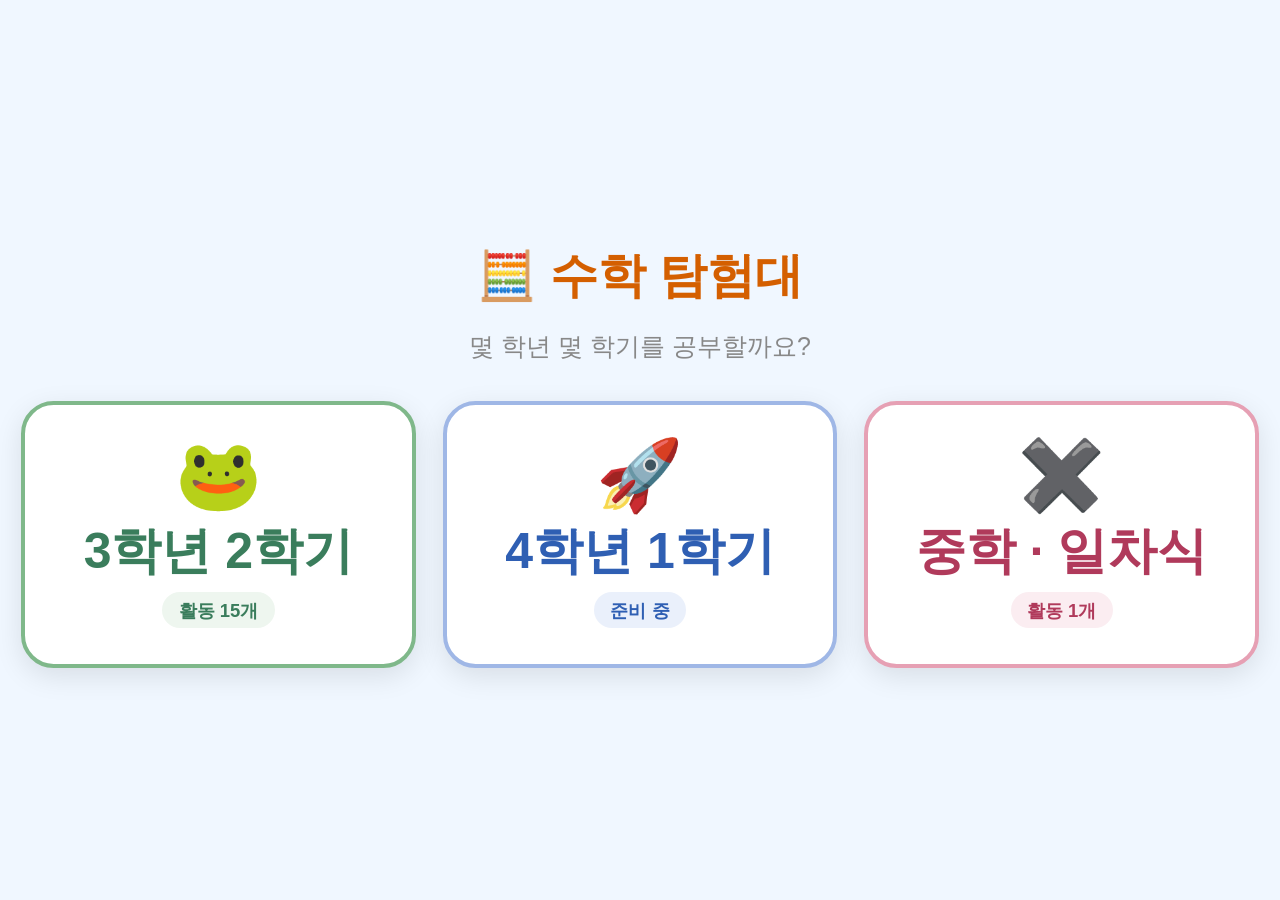
<file: index.html>
<!DOCTYPE html>
<html lang="ko">
<head>
<meta charset="UTF-8"/>
<meta name="viewport" content="width=device-width, initial-scale=1.0"/>
<title>수학 탐험대 🧮</title>
<style>
  * { box-sizing: border-box; margin: 0; padding: 0; }
  html, body { height: 100%; }
  body {
    font-family: 'Nanum Gothic', -apple-system, sans-serif;
    background: #f0f7ff;
    color: #222;
    overflow: hidden;
    -webkit-tap-highlight-color: transparent;
  }
  #app { min-height: 100vh; display: flex; flex-direction: column; align-items: center; justify-content: center; padding: 24px 20px; }
  .wrap { display: flex; flex-direction: column; align-items: center; }

  .bar { display: flex; align-items: center; gap: 14px; margin-bottom: 8px; min-height: 64px; }
  .back {
    width: 64px; height: 64px; border-radius: 18px; border: 2px solid #d6e4f2; background: #fff;
    font-size: 1.8rem; cursor: pointer; flex: none; box-shadow: 0 3px 10px rgba(0,0,0,.06);
  }
  h1 { font-size: 2.2rem; font-weight: 900; color: #d45f00; text-align: center; white-space: nowrap; }
  .subtitle { font-size: 1.15rem; color: #888; margin-bottom: 28px; text-align: center; }

  .grid { display: grid; gap: 20px; justify-content: center; }
  .grid.sem { grid-template-columns: repeat(3, 290px); }
  .sem .tile-big { font-size: 2.3rem; white-space: nowrap; }
  .grid.units { grid-template-columns: repeat(3, 250px); }
  .grid.acts { grid-template-columns: repeat(var(--n, 3), 240px); }

  .tile {
    background: #fff; border-radius: 24px; padding: 26px 20px; text-align: center; text-decoration: none; color: inherit;
    box-shadow: 0 6px 20px rgba(0,0,0,0.10); border: 3px solid var(--c, #cfe0f0);
    display: flex; flex-direction: column; align-items: center; justify-content: center; gap: 10px;
    cursor: pointer; font: inherit; transition: transform .15s;
  }
  .tile:active { transform: scale(.97); }
  .tile-emoji { font-size: 3.2rem; line-height: 1; }
  .tile-big { font-size: 2.6rem; font-weight: 900; color: var(--c2, #1a6fa8); line-height: 1.1; }
  .tile-title { font-size: 1.35rem; font-weight: 900; color: var(--c2, #222); }
  .tile-desc { font-size: 0.95rem; color: #888; line-height: 1.5; }
  .tile-text { display: flex; flex-direction: column; align-items: center; gap: 10px; }
  .tile-badge { font-size: 0.85rem; font-weight: 900; padding: 4px 12px; border-radius: 99px; background: var(--c3, #eef4fa); color: var(--c2, #1a6fa8); }
  .units .tile { min-height: 170px; padding: 20px 14px; }
  .unit-no { width: 48px; height: 48px; border-radius: 50%; background: var(--c2, #1a6fa8); color: #fff; font-size: 1.5rem; font-weight: 900; display: flex; align-items: center; justify-content: center; }
  /* 활동이 없는 단원: 회색 대신 연하게 */
  .tile.is-empty { opacity: .45; box-shadow: none; cursor: default; }
  .tile.is-empty .tile-badge { background: #f1f1f1; color: #999; }
  /* 아이폰 세로(폭 700 이하): 한 줄에 하나씩 크게, 위아래 스크롤 허용 */
  @media (max-width: 700px) {
    body { overflow: auto; }
    #app { justify-content: flex-start; padding: 16px 14px 28px; }
    .wrap { width: 100%; max-width: 420px; }
    h1 { font-size: 1.7rem; white-space: normal; }
    .back { width: 52px; height: 52px; font-size: 1.5rem; }
    .subtitle { margin-bottom: 18px; }
    .grid { width: 100%; gap: 14px; }
    .grid.sem { grid-template-columns: 1fr; }
    .grid.units { grid-template-columns: repeat(2, minmax(0, 1fr)); }
    .units .tile { min-height: 140px; }
    .grid.acts { grid-template-columns: 1fr; }
    .acts .tile { flex-direction: row; justify-content: flex-start; text-align: left; padding: 14px 18px; gap: 16px; }
    .acts .tile-emoji { font-size: 2.6rem; flex: none; }
    .acts .tile-text { align-items: flex-start; gap: 4px; min-width: 0; }
  }
  /* 아이폰 가로(높이 500 이하): 위아래 스크롤 허용 */
  @media (max-height: 500px) and (min-width: 701px) {
    body { overflow: auto; }
    #app { justify-content: flex-start; }
  }
</style>
</head>
<body>
<div id="app"><div class="wrap" id="wrap"></div></div>

<script>
  // 학기 → 단원 → 활동. 주소 끝(#3-2, #3-2/5)으로 위치를 기억해서 뒤로 가기도 됨.
  const COURSES = [
    { id: '3-2', title: '3학년 2학기', emoji: '🐸', c: '#7fb88a', c2: '#3a7d5c', c3: '#eef6ef', units: [
      { no: 1, name: '곱셈', emoji: '✖️', acts: [
        { href: '3-2/01-multiplication/animal-legs.html', emoji: '🐷🦆', title: '다리가 몇 개?', desc: '돼지와 오리의 다리 수로<br>마리 수를 맞혀요!', c: '#6aabdf', c2: '#1a6fa8', c3: '#e8f4ff' }
      ] },
      { no: 2, name: '나눗셈', emoji: '➗', acts: [
        { href: '3-2/02-division/division.html?t=tens', emoji: '➗', title: '두 자리 수 나누기', desc: '60 ÷ 3, 45 ÷ 3 처럼<br>자리마다 나눠요!', c: '#b89ad8', c2: '#6a43a0', c3: '#f3ecfb' },
        { href: '3-2/02-division/division.html?t=rem', emoji: '🍪', title: '나머지 나눗셈', desc: '몫과 나머지를<br>구해요!', c: '#f4a261', c2: '#c35a00', c3: '#fff3e0' },
        { href: '3-2/02-division/division.html?t=three', emoji: '📦', title: '세 자리 수 나누기', desc: '645 ÷ 3 처럼<br>백, 십, 일로 나눠요!', c: '#6aabdf', c2: '#1a6fa8', c3: '#e8f4ff' }
      ] },
      { no: 3, name: '원', emoji: '⭕', acts: [] },
      { no: 4, name: '들이와 무게', emoji: '⚖️', acts: [
        { href: '3-2/04-capacity-weight/measure.html?t=convert', emoji: '🔁', title: '단위 바꾸기', desc: 'L와 mL, kg과 g,<br>t과 kg을 바꿔요!', c: '#6aabdf', c2: '#1a6fa8', c3: '#e8f4ff' },
        { href: '3-2/04-capacity-weight/measure.html?t=calc', emoji: '➕', title: '들이와 무게 계산', desc: '단위끼리 더하고<br>빼요!', c: '#7fb88a', c2: '#3a7d5c', c3: '#eef6ef' },
        { href: '3-2/04-capacity-weight/measure.html?t=unit', emoji: '⚖️', title: '알맞은 단위', desc: '물건에 맞는 단위를<br>골라요!', c: '#f4a261', c2: '#c35a00', c3: '#fff3e0' }
      ] },
      { no: 5, name: '분수', emoji: '🍕', acts: [
        { href: '3-2/05-fractions/fraction-pizza.html', emoji: '🍕', title: '분수 피자', desc: '피자를 나눠 먹으며<br>분수를 배워요!', c: '#f4a261', c2: '#c35a00', c3: '#fff3e0' },
        { href: '3-2/05-fractions/fraction-part-whole.html', emoji: '🐸', title: '개구리 묶음 분수', desc: '개구리를 묶어서<br>몇분의 몇인지 알아봐요!', c: '#7fb88a', c2: '#3a7d5c', c3: '#eef6ef' },
        { href: '3-2/05-fractions/fraction-more.html?t=length', emoji: '📏', title: '분수만큼의 길이', desc: '자를 보고 리본의<br>분수만큼 길이를 구해요!', c: '#6aabdf', c2: '#1a6fa8', c3: '#e8f4ff' },
        { href: '3-2/05-fractions/fraction-more.html?t=kinds', emoji: '🧩', title: '가분수와 대분수', desc: '가분수는 대분수로,<br>대분수는 가분수로!', c: '#b89ad8', c2: '#6a43a0', c3: '#f3ecfb' },
        { href: '3-2/05-fractions/fraction-more.html?t=compare', emoji: '⚖️', title: '분수 크기 비교', desc: '>, =, < 로<br>분수의 크기를 비교해요!', c: '#f4a261', c2: '#c35a00', c3: '#fff3e0' }
      ] },
      { no: 6, name: '그림그래프', emoji: '📊', acts: [
        { href: '3-2/06-picture-graphs/picture-graph.html?t=read', emoji: '🔍', title: '그림그래프 읽기', desc: '큰 그림·작은 그림을 세어<br>수를 읽어요!', c: '#7fb88a', c2: '#3a7d5c', c3: '#eef6ef' },
        { href: '3-2/06-picture-graphs/picture-graph.html?t=make', emoji: '✏️', title: '그림그래프 그리기', desc: '표의 수를 보고<br>그림으로 나타내요!', c: '#6aabdf', c2: '#1a6fa8', c3: '#e8f4ff' },
        { href: '3-2/06-picture-graphs/picture-graph.html?t=use', emoji: '📊', title: '그래프 해석하기', desc: '가장 많은 곳, 차이,<br>모두를 알아봐요!', c: '#f4a261', c2: '#c35a00', c3: '#fff3e0' }
      ] }
    ] },
    { id: '4-1', title: '4학년 1학기', emoji: '🚀', c: '#9fb7e6', c2: '#2f5fb3', c3: '#eaf0fb', units: [
      { no: 1, name: '각도', emoji: '📐', acts: [] },
      { no: 2, name: '큰 수', emoji: '🔢', acts: [] },
      { no: 3, name: '평면도형의 이동', emoji: '🔄', acts: [] },
      { no: 4, name: '곱셈과 나눗셈', emoji: '🧮', acts: [] },
      { no: 5, name: '규칙 찾기', emoji: '🔍', acts: [] },
      { no: 6, name: '막대그래프', emoji: '📊', acts: [] }
    ] },
    { id: 'mid', title: '중학 · 일차식', emoji: '✖️', c: '#e6a0b4', c2: '#b03a5b', c3: '#fbedf1', units: [
      { no: 1, name: '분배법칙', emoji: '✖️', acts: [
        { href: 'middle/01-distributive/distribute.html', emoji: '✖️', title: '괄호 풀기', desc: '−(x − 7), −2(x + 5) 처럼<br>괄호를 풀어요!', c: '#e6a0b4', c2: '#b03a5b', c3: '#fbedf1' }
      ] }
    ] }
  ];

  const wrap = document.getElementById('wrap');
  const el = (tag, cls, html) => { const e = document.createElement(tag); if (cls) e.className = cls; if (html != null) e.innerHTML = html; return e; };
  const colors = (e, o) => { if (o.c) e.style.setProperty('--c', o.c); if (o.c2) e.style.setProperty('--c2', o.c2); if (o.c3) e.style.setProperty('--c3', o.c3); };

  function header(title, sub, backTo) {
    const bar = el('div', 'bar');
    if (backTo != null) {
      const b = el('button', 'back', '⬅️');
      b.type = 'button'; b.setAttribute('aria-label', '뒤로');
      b.addEventListener('click', () => { location.hash = backTo; });
      bar.appendChild(b);
    }
    bar.appendChild(el('h1', '', title));
    wrap.appendChild(bar);
    wrap.appendChild(el('p', 'subtitle', sub));
  }

  function render() {
    const [cid, uno] = location.hash.replace('#', '').split('/');
    const course = COURSES.find(c => c.id === cid);
    const unit = course && course.units.find(u => String(u.no) === uno && u.acts.length);
    wrap.innerHTML = '';

    if (!course) {
      header('🧮 수학 탐험대', '몇 학년 몇 학기를 공부할까요?', null);
      const g = el('div', 'grid sem');
      COURSES.forEach(c => {
        const t = el('a', 'tile');
        t.href = '#' + c.id;
        colors(t, c);
        const n = c.units.reduce((s, u) => s + u.acts.length, 0);
        t.innerHTML = `<div class="tile-emoji">${c.emoji}</div><div class="tile-big">${c.title}</div>` +
          `<div class="tile-badge">${n ? '활동 ' + n + '개' : '준비 중'}</div>`;
        g.appendChild(t);
      });
      wrap.appendChild(g);
    } else if (!unit) {
      header(course.title, '어떤 단원을 공부할까요?', '');
      const g = el('div', 'grid units');
      course.units.forEach(u => {
        const has = u.acts.length > 0;
        const t = el(has ? 'a' : 'div', 'tile' + (has ? '' : ' is-empty'));
        colors(t, course);
        if (has) t.href = `#${course.id}/${u.no}`;
        t.innerHTML = `<div class="unit-no">${u.no}</div><div class="tile-title">${u.emoji} ${u.name}</div>` +
          `<div class="tile-badge">${has ? '활동 ' + u.acts.length + '개' : '준비 중'}</div>`;
        g.appendChild(t);
      });
      wrap.appendChild(g);
    } else {
      header(`${unit.no}. ${unit.name}`, `${course.title} · 배우고 싶은 문제를 골라봐요!`, '#' + course.id);
      const g = el('div', 'grid acts');
      g.style.setProperty('--n', Math.min(3, unit.acts.length));
      unit.acts.forEach(a => {
        const t = el('a', 'tile');
        t.href = a.href;
        colors(t, a);
        t.innerHTML = `<div class="tile-emoji">${a.emoji}</div><div class="tile-text"><div class="tile-title">${a.title}</div><div class="tile-desc">${a.desc}</div></div>`;
        g.appendChild(t);
      });
      wrap.appendChild(g);
    }
    fit();
  }

  // 큰 화면(가로 아이패드 13인치 등)에서는 키우고, 작은 화면에서는 줄여서 스크롤 없이 한 화면에.
  function fit() {
    wrap.style.zoom = '1';
    // 아이폰(세로 폭 700 이하, 가로 높이 500 이하): 줄이지 않고 스크롤
    if (innerWidth <= 700 || innerHeight <= 500) return;
    const r = wrap.getBoundingClientRect();
    const z = Math.max(0.5, Math.min(1.6, (innerHeight - 48) / r.height, (innerWidth - 40) / r.width));
    wrap.style.zoom = String(Math.floor(z * 100) / 100);
  }

  addEventListener('hashchange', render);
  addEventListener('resize', fit);
  render();
</script>
</body>
</html>
</file>
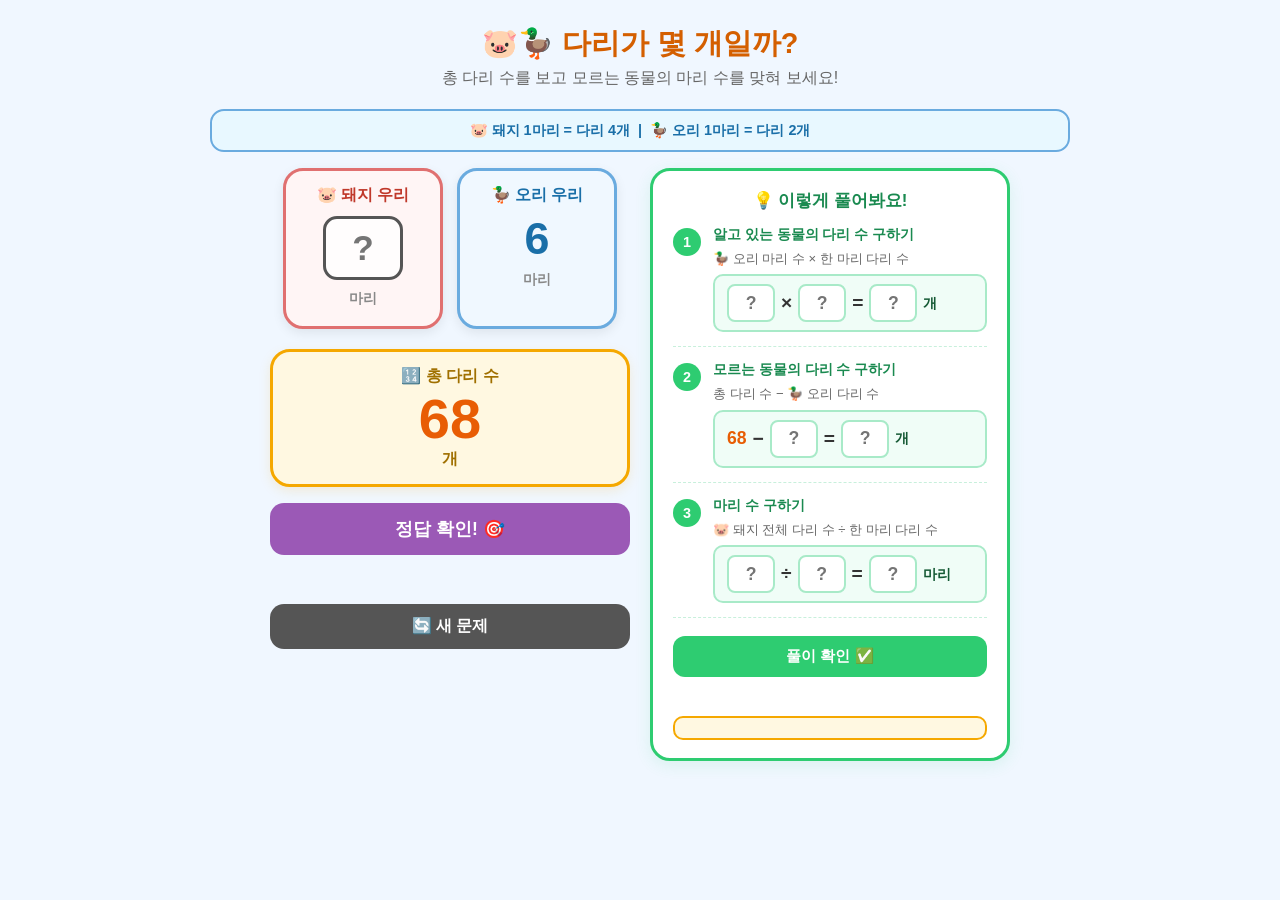
<file: Index.html>
<!DOCTYPE html>
<html lang="ko">
<head>
<meta charset="UTF-8"/>
<meta name="viewport" content="width=device-width, initial-scale=1.0"/>
<title>동물 다리 수 문제</title>
<style>
  * { box-sizing: border-box; margin: 0; padding: 0; }
  body {
    font-family: 'Nanum Gothic', sans-serif;
    background: #f0f7ff;
    min-height: 100vh;
    padding: 24px 16px;
    color: #222;
  }
  h1 { text-align: center; font-size: 1.8rem; color: #d45f00; margin-bottom: 4px; }
  .subtitle { text-align: center; font-size: 1rem; color: #666; margin-bottom: 20px; }
  .hint-area {
    max-width: 860px; margin: 0 auto 16px;
    background: #e8f8ff; border: 2px solid #6aabdf;
    border-radius: 14px; padding: 10px 16px;
    font-size: 0.9rem; color: #1a6fa8; font-weight: bold; text-align: center;
  }

  /* ── 레이아웃 ── */
  .main-layout {
    display: flex; gap: 20px; justify-content: center; align-items: flex-start;
    max-width: 860px; margin: 0 auto; flex-wrap: wrap;
  }
  .problem-area { flex: 0 0 360px; min-width: 280px; }

  /* ── 우리 ── */
  .pens { display: flex; gap: 14px; justify-content: center; margin-bottom: 20px; }
  .pen {
    background: #fff; border: 3px solid #aaa; border-radius: 20px;
    padding: 14px 14px 18px; width: 160px; flex-shrink: 0;
    display: flex; flex-direction: column; align-items: center; gap: 10px;
    box-shadow: 0 4px 12px rgba(0,0,0,0.08);
  }
  .pen.pig-pen  { border-color: #e07070; background: #fff5f5; }
  .pen.duck-pen { border-color: #6aabdf; background: #f0f8ff; }
  .pen-title { font-size: 1rem; font-weight: 900; }
  .pig-pen  .pen-title { color: #c0392b; }
  .duck-pen .pen-title { color: #1a6fa8; }
  .pen-count { font-size: 2.8rem; font-weight: 900; line-height: 1; }
  .pen-label { font-size: 0.85rem; font-weight: bold; color: #888; }
  .pen-answer-input {
    width: 80px; height: 64px; font-size: 2.2rem; font-weight: 900;
    text-align: center; border-radius: 14px; border: 3px dashed #ccc;
    outline: none; background: transparent; -moz-appearance: textfield;
    transition: border-color 0.2s, background 0.2s;
  }
  .pen-answer-input::-webkit-outer-spin-button,
  .pen-answer-input::-webkit-inner-spin-button { -webkit-appearance: none; }
  .pig-pen  .pen-answer-input { border-color: #e07070; color: #c0392b; }
  .duck-pen .pen-answer-input { border-color: #6aabdf; color: #1a6fa8; }
  .pen-answer-input:focus { border-style: solid; border-color: #555; background: rgba(255,255,255,0.8); }
  .pen-answer-input.correct { border-style: solid; background: #d5f5e3; border-color: #2e8c1a; color: #2e8c1a; }
  .pen-answer-input.wrong   { border-style: solid; background: #fde8e8; border-color: #c0392b; color: #c0392b; }

  /* ── 총 다리 수 ── */
  .total-legs-area {
    text-align: center; margin: 0 auto 16px;
    background: #fff8e1; border: 3px solid #f5a800;
    border-radius: 20px; padding: 14px 24px;
    box-shadow: 0 4px 12px rgba(245,168,0,0.15);
  }
  .total-label  { font-size: 1rem; font-weight: bold; color: #a07000; margin-bottom: 4px; }
  .total-number { font-size: 3.5rem; font-weight: 900; color: #e85d04; line-height: 1; }
  .total-unit   { font-size: 1rem; font-weight: bold; color: #a07000; margin-top: 2px; }

  /* ── 버튼 ── */
  .btn-area { display: flex; flex-direction: column; gap: 10px; }
  .btn-check {
    width: 100%; padding: 14px; font-size: 1.1rem; font-weight: 900;
    background: #9b59b6; color: white; border: none; border-radius: 14px;
    cursor: pointer; transition: background 0.2s, transform 0.15s;
  }
  .btn-check:hover  { background: #7d3c98; }
  .btn-check:active { transform: scale(0.97); }
  .result-msg { text-align: center; font-size: 1.2rem; font-weight: 900; min-height: 1.8rem; }
  .result-msg.correct { color: #2e8c1a; }
  .result-msg.wrong   { color: #c0392b; }
  .btn-reset {
    width: 100%; padding: 12px; font-size: 1rem; font-weight: bold;
    background: #555; color: white; border: none; border-radius: 14px;
    cursor: pointer; transition: background 0.2s, transform 0.15s;
  }
  .btn-reset:hover  { background: #333; }
  .btn-reset:active { transform: scale(0.97); }

  /* ── 풀이 영역 ── */
  .guide-area {
    flex: 0 0 360px; min-width: 280px;
    background: #fff; border: 3px solid #2ecc71;
    border-radius: 20px; padding: 18px 20px;
    box-shadow: 0 4px 16px rgba(46,204,113,0.12);
  }
  .guide-title {
    font-size: 1.05rem; font-weight: 900; color: #1a8a50;
    margin-bottom: 14px; text-align: center;
  }
  .step { display: flex; gap: 12px; align-items: flex-start; margin-bottom: 14px; }
  .step-num {
    flex-shrink: 0; width: 28px; height: 28px;
    background: #2ecc71; color: white; border-radius: 50%;
    display: flex; align-items: center; justify-content: center;
    font-size: 0.9rem; font-weight: 900; margin-top: 2px;
  }
  .step-body { flex: 1; }
  .step-label { font-size: 0.85rem; font-weight: 900; color: #1a8a50; margin-bottom: 6px; }
  .step-hint  { font-size: 0.82rem; color: #666; margin-bottom: 6px; line-height: 1.4; }
  .step-divider { border: none; border-top: 1px dashed #c8f0dc; margin: 0 0 14px 0; }

  /* ── 계산 입력 행 ── */
  .calc-row {
    display: flex; align-items: center; gap: 6px;
    background: #f0fdf7; border: 2px solid #a8eac8;
    border-radius: 10px; padding: 8px 12px;
    flex-wrap: wrap;
  }
  .calc-op  { font-size: 1.2rem; font-weight: 900; color: #333; }
  .calc-fix { font-size: 1.1rem; font-weight: 900; color: #e85d04; }
  .calc-unit { font-size: 0.9rem; font-weight: bold; color: #155a35; }

  /* 풀이 입력칸 */
  .si {
    width: 48px; height: 38px;
    font-size: 1.1rem; font-weight: 900;
    text-align: center; border-radius: 8px;
    border: 2px solid #a8eac8; outline: none;
    background: #fff; color: #333;
    -moz-appearance: textfield;
    transition: border-color 0.2s, background 0.2s;
  }
  .si::-webkit-outer-spin-button,
  .si::-webkit-inner-spin-button { -webkit-appearance: none; }
  .si:focus { border-color: #2ecc71; }
  .si.ok    { background: #d5f5e3; border-color: #2e8c1a; color: #2e8c1a; }
  .si.ng    { background: #fde8e8; border-color: #c0392b; color: #c0392b; }

  /* 최종 정답 박스 */
  .final-box {
    background: #fff8e1; border: 2px solid #f5a800;
    border-radius: 10px; padding: 10px 14px;
    font-size: 1rem; font-weight: 900; color: #7a5000;
    text-align: center; line-height: 1.7;
  }
  .final-box .big { font-size: 1.3rem; color: #e85d04; }

  /* 풀이 확인 버튼 */
  .btn-guide-check {
    width: 100%; padding: 10px; font-size: 0.95rem; font-weight: 900;
    background: #2ecc71; color: white; border: none; border-radius: 12px;
    cursor: pointer; margin-top: 4px;
    transition: background 0.2s, transform 0.15s;
  }
  .btn-guide-check:hover  { background: #27ae60; }
  .btn-guide-check:active { transform: scale(0.97); }
  .guide-result { text-align: center; font-size: 0.95rem; font-weight: 900; margin-top: 6px; min-height: 1.4rem; }
  .guide-result.ok { color: #2e8c1a; }
  .guide-result.ng { color: #c0392b; }
</style>
</head>
<body>

<h1>🐷🦆 다리가 몇 개일까?</h1>
<p class="subtitle">총 다리 수를 보고 모르는 동물의 마리 수를 맞혀 보세요!</p>

<div class="hint-area">
  🐷 돼지 1마리 = 다리 4개 &nbsp;|&nbsp; 🦆 오리 1마리 = 다리 2개
</div>

<div class="main-layout">

  <!-- 왼쪽: 문제 -->
  <div class="problem-area">
    <div class="pens">
      <div class="pen pig-pen">
        <div class="pen-title">🐷 돼지 우리</div>
        <div id="pig-display"></div>
        <div class="pen-label" id="pig-label">마리</div>
      </div>
      <div class="pen duck-pen">
        <div class="pen-title">🦆 오리 우리</div>
        <div id="duck-display"></div>
        <div class="pen-label" id="duck-label">마리</div>
      </div>
    </div>

    <div class="total-legs-area">
      <div class="total-label">🔢 총 다리 수</div>
      <div class="total-number" id="total-legs">-</div>
      <div class="total-unit">개</div>
    </div>

    <div class="btn-area">
      <button class="btn-check" onclick="checkAnswer()">정답 확인! 🎯</button>
      <div class="result-msg" id="result-msg"></div>
      <button class="btn-reset" onclick="newProblem()">🔄 새 문제</button>
    </div>
  </div>

  <!-- 오른쪽: 풀이 -->
  <div class="guide-area">
    <div class="guide-title">💡 이렇게 풀어봐요!</div>

    <!-- STEP 1 -->
    <div class="step">
      <div class="step-num">1</div>
      <div class="step-body">
        <div class="step-label">알고 있는 동물의 다리 수 구하기</div>
        <div class="step-hint" id="g-hint1"></div>
        <div class="calc-row">
          <input class="si" id="g1a" type="number" min="0" placeholder="?"/>
          <span class="calc-op">×</span>
          <input class="si" id="g1b" type="number" min="0" placeholder="?"/>
          <span class="calc-op">=</span>
          <input class="si" id="g1c" type="number" min="0" placeholder="?"/>
          <span class="calc-unit">개</span>
        </div>
      </div>
    </div>
    <hr class="step-divider"/>

    <!-- STEP 2 -->
    <div class="step">
      <div class="step-num">2</div>
      <div class="step-body">
        <div class="step-label">모르는 동물의 다리 수 구하기</div>
        <div class="step-hint" id="g-hint2"></div>
        <div class="calc-row">
          <span class="calc-fix" id="g2-total"></span>
          <span class="calc-op">−</span>
          <input class="si" id="g2b" type="number" min="0" placeholder="?"/>
          <span class="calc-op">=</span>
          <input class="si" id="g2c" type="number" min="0" placeholder="?"/>
          <span class="calc-unit">개</span>
        </div>
      </div>
    </div>
    <hr class="step-divider"/>

    <!-- STEP 3 -->
    <div class="step">
      <div class="step-num">3</div>
      <div class="step-body">
        <div class="step-label">마리 수 구하기</div>
        <div class="step-hint" id="g-hint3"></div>
        <div class="calc-row">
          <input class="si" id="g3a" type="number" min="0" placeholder="?"/>
          <span class="calc-op">÷</span>
          <input class="si" id="g3b" type="number" min="0" placeholder="?"/>
          <span class="calc-op">=</span>
          <input class="si" id="g3c" type="number" min="0" placeholder="?"/>
          <span class="calc-unit">마리</span>
        </div>
      </div>
    </div>
    <hr class="step-divider"/>

    <button class="btn-guide-check" onclick="checkGuide()">풀이 확인 ✅</button>
    <div class="guide-result" id="guide-result"></div>
    <div class="final-box" id="guide-final" style="margin-top:10px"></div>
  </div>

</div>

<script>
let hiddenAnimal = '';
let pigCount = 0, duckCount = 0, totalLegs = 0;

function randInt(min, max) { return Math.floor(Math.random() * (max - min + 1)) + min; }

function newProblem() {
  let legs, pig, duck, tries = 0;
  while (true) {
    tries++;
    legs = randInt(15, 40) * 2;
    const pigMax = Math.floor((legs - 4) / 4);
    if (pigMax < 2) continue;
    pig  = randInt(2, pigMax);
    duck = (legs - pig * 4) / 2;
    if (duck >= 2 && Number.isInteger(duck)) break;
    if (tries > 200) { legs = 36; pig = 3; duck = 12; break; }
  }
  pigCount = pig; duckCount = duck; totalLegs = legs;
  hiddenAnimal = Math.random() < 0.5 ? 'pig' : 'duck';

  const pigDisp  = document.getElementById('pig-display');
  const duckDisp = document.getElementById('duck-display');

  if (hiddenAnimal === 'pig') {
    pigDisp.innerHTML  = `<input class="pen-answer-input" id="ans-input" type="number" min="0" placeholder="?" onkeydown="if(event.key==='Enter') checkAnswer()"/>`;
    duckDisp.innerHTML = `<div class="pen-count" style="color:#1a6fa8">${duckCount}</div>`;
    document.getElementById('pig-label').textContent  = '마리';
    document.getElementById('duck-label').textContent = '마리';
  } else {
    duckDisp.innerHTML = `<input class="pen-answer-input" id="ans-input" type="number" min="0" placeholder="?" onkeydown="if(event.key==='Enter') checkAnswer()"/>`;
    pigDisp.innerHTML  = `<div class="pen-count" style="color:#c0392b">${pigCount}</div>`;
    document.getElementById('duck-label').textContent = '마리';
    document.getElementById('pig-label').textContent  = '마리';
  }

  document.getElementById('total-legs').textContent = legs;

  // 풀이 힌트 텍스트 (한 줄)
  const knownAnimal  = hiddenAnimal === 'pig' ? 'duck' : 'pig';
  const knownEmoji   = knownAnimal === 'pig' ? '🐷' : '🦆';
  const knownName    = knownAnimal === 'pig' ? '돼지' : '오리';
  const knownLegs    = knownAnimal === 'pig' ? 4 : 2;
  const knownCount   = knownAnimal === 'pig' ? pigCount : duckCount;
  const hiddenEmoji  = hiddenAnimal === 'pig' ? '🐷' : '🦆';
  const hiddenName   = hiddenAnimal === 'pig' ? '돼지' : '오리';
  const hiddenLegs   = hiddenAnimal === 'pig' ? 4 : 2;

  document.getElementById('g-hint1').textContent =
    `${knownEmoji} ${knownName} 마리 수 × 한 마리 다리 수`;
  document.getElementById('g-hint2').textContent =
    `총 다리 수 − ${knownEmoji} ${knownName} 다리 수`;
  document.getElementById('g-hint3').textContent =
    `${hiddenEmoji} ${hiddenName} 전체 다리 수 ÷ 한 마리 다리 수`;

  document.getElementById('g2-total').textContent = legs;

  // 입력칸 초기화
  ['g1a','g1b','g1c','g2b','g2c','g3a','g3b','g3c'].forEach(id => {
    const el = document.getElementById(id);
    el.value = ''; el.className = 'si';
    el.disabled = false;
  });

  const msg = document.getElementById('result-msg');
  msg.textContent = ''; msg.className = 'result-msg';
  document.getElementById('guide-result').textContent = '';
  document.getElementById('guide-result').className = 'guide-result';
  document.getElementById('guide-final').textContent = '';

  setTimeout(() => { const i = document.getElementById('ans-input'); if (i) i.focus(); }, 50);
}

function checkAnswer() {
  const inp = document.getElementById('ans-input');
  const msg = document.getElementById('result-msg');
  const ans = parseInt(inp.value);
  if (isNaN(ans)) { msg.textContent = '숫자를 입력해 주세요!'; msg.className = 'result-msg wrong'; return; }
  const correct = hiddenAnimal === 'pig' ? pigCount : duckCount;
  if (ans === correct) {
    inp.className = 'pen-answer-input correct'; inp.disabled = true;
    msg.textContent = '🎉 정답이에요! 완벽해요!'; msg.className = 'result-msg correct';
  } else {
    inp.className = 'pen-answer-input wrong';
    msg.textContent = '❌ 틀렸어요. ' + (ans > correct ? '너무 많아요!' : '조금 더 많아요!') + ' 다시 생각해봐요 💪';
    msg.className = 'result-msg wrong'; inp.select();
  }
}

function checkGuide() {
  const knownAnimal = hiddenAnimal === 'pig' ? 'duck' : 'pig';
  const knownCount  = knownAnimal === 'pig' ? pigCount : duckCount;
  const knownLegs   = knownAnimal === 'pig' ? 4 : 2;
  const knownTotal  = knownCount * knownLegs;
  const hiddenLegs  = hiddenAnimal === 'pig' ? 4 : 2;
  const hiddenTotal = totalLegs - knownTotal;
  const hiddenCount = hiddenAnimal === 'pig' ? pigCount : duckCount;
  const hiddenEmoji = hiddenAnimal === 'pig' ? '🐷' : '🦆';
  const hiddenName  = hiddenAnimal === 'pig' ? '돼지' : '오리';

  // 정답표
  const answers = {
    g1a: knownCount, g1b: knownLegs, g1c: knownTotal,
    g2b: knownTotal, g2c: hiddenTotal,
    g3a: hiddenTotal, g3b: hiddenLegs, g3c: hiddenCount
  };

  let allOk = true;
  Object.entries(answers).forEach(([id, correct]) => {
    const el = document.getElementById(id);
    const val = parseInt(el.value);
    if (isNaN(val)) { el.className = 'si ng'; allOk = false; }
    else if (val === correct) { el.className = 'si ok'; }
    else { el.className = 'si ng'; allOk = false; }
  });

  const res = document.getElementById('guide-result');
  const fin = document.getElementById('guide-final');
  if (allOk) {
    res.textContent = '🎉 풀이가 모두 맞아요!'; res.className = 'guide-result ok';
    fin.innerHTML = `${hiddenEmoji} ${hiddenName}는 모두 <span class="big">${hiddenCount}마리</span>예요! 🎉`;
  } else {
    res.textContent = '❌ 틀린 칸이 있어요. 빨간 칸을 다시 확인해봐요!'; res.className = 'guide-result ng';
    fin.textContent = '';
  }
}

newProblem();
</script>
</body>
</html>
</file>
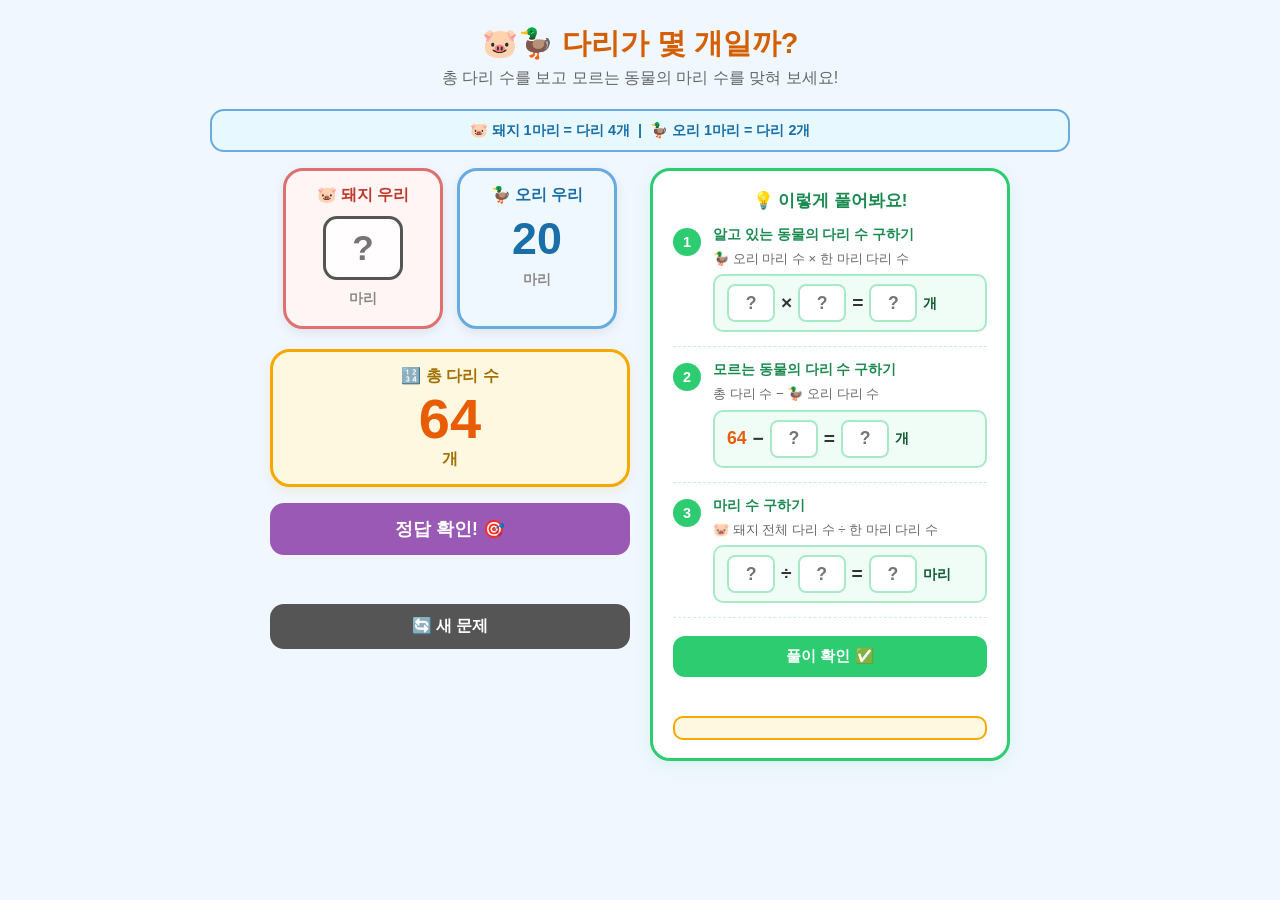
<file: animal-legs.html>
<!DOCTYPE html>
<html lang="ko">
<head>
<meta charset="UTF-8"/>
<meta name="viewport" content="width=device-width, initial-scale=1.0"/>
<title>동물 다리 수 문제</title>
<style>
  * { box-sizing: border-box; margin: 0; padding: 0; }
  body {
    font-family: 'Nanum Gothic', sans-serif;
    background: #f0f7ff;
    min-height: 100vh;
    padding: 24px 16px;
    color: #222;
  }
  h1 { text-align: center; font-size: 1.8rem; color: #d45f00; margin-bottom: 4px; }
  .subtitle { text-align: center; font-size: 1rem; color: #666; margin-bottom: 20px; }
  .hint-area {
    max-width: 860px; margin: 0 auto 16px;
    background: #e8f8ff; border: 2px solid #6aabdf;
    border-radius: 14px; padding: 10px 16px;
    font-size: 0.9rem; color: #1a6fa8; font-weight: bold; text-align: center;
  }

  /* ── 레이아웃 ── */
  .main-layout {
    display: flex; gap: 20px; justify-content: center; align-items: flex-start;
    max-width: 860px; margin: 0 auto; flex-wrap: wrap;
  }
  .problem-area { flex: 0 0 360px; min-width: 280px; }

  /* ── 우리 ── */
  .pens { display: flex; gap: 14px; justify-content: center; margin-bottom: 20px; }
  .pen {
    background: #fff; border: 3px solid #aaa; border-radius: 20px;
    padding: 14px 14px 18px; width: 160px; flex-shrink: 0;
    display: flex; flex-direction: column; align-items: center; gap: 10px;
    box-shadow: 0 4px 12px rgba(0,0,0,0.08);
  }
  .pen.pig-pen  { border-color: #e07070; background: #fff5f5; }
  .pen.duck-pen { border-color: #6aabdf; background: #f0f8ff; }
  .pen-title { font-size: 1rem; font-weight: 900; }
  .pig-pen  .pen-title { color: #c0392b; }
  .duck-pen .pen-title { color: #1a6fa8; }
  .pen-count { font-size: 2.8rem; font-weight: 900; line-height: 1; }
  .pen-label { font-size: 0.85rem; font-weight: bold; color: #888; }
  .pen-answer-input {
    width: 80px; height: 64px; font-size: 2.2rem; font-weight: 900;
    text-align: center; border-radius: 14px; border: 3px dashed #ccc;
    outline: none; background: transparent; -moz-appearance: textfield;
    transition: border-color 0.2s, background 0.2s;
  }
  .pen-answer-input::-webkit-outer-spin-button,
  .pen-answer-input::-webkit-inner-spin-button { -webkit-appearance: none; }
  .pig-pen  .pen-answer-input { border-color: #e07070; color: #c0392b; }
  .duck-pen .pen-answer-input { border-color: #6aabdf; color: #1a6fa8; }
  .pen-answer-input:focus { border-style: solid; border-color: #555; background: rgba(255,255,255,0.8); }
  .pen-answer-input.correct { border-style: solid; background: #d5f5e3; border-color: #2e8c1a; color: #2e8c1a; }
  .pen-answer-input.wrong   { border-style: solid; background: #fde8e8; border-color: #c0392b; color: #c0392b; }

  /* ── 총 다리 수 ── */
  .total-legs-area {
    text-align: center; margin: 0 auto 16px;
    background: #fff8e1; border: 3px solid #f5a800;
    border-radius: 20px; padding: 14px 24px;
    box-shadow: 0 4px 12px rgba(245,168,0,0.15);
  }
  .total-label  { font-size: 1rem; font-weight: bold; color: #a07000; margin-bottom: 4px; }
  .total-number { font-size: 3.5rem; font-weight: 900; color: #e85d04; line-height: 1; }
  .total-unit   { font-size: 1rem; font-weight: bold; color: #a07000; margin-top: 2px; }

  /* ── 버튼 ── */
  .btn-area { display: flex; flex-direction: column; gap: 10px; }
  .btn-check {
    width: 100%; padding: 14px; font-size: 1.1rem; font-weight: 900;
    background: #9b59b6; color: white; border: none; border-radius: 14px;
    cursor: pointer; transition: background 0.2s, transform 0.15s;
  }
  .btn-check:hover  { background: #7d3c98; }
  .btn-check:active { transform: scale(0.97); }
  .result-msg { text-align: center; font-size: 1.2rem; font-weight: 900; min-height: 1.8rem; }
  .result-msg.correct { color: #2e8c1a; }
  .result-msg.wrong   { color: #c0392b; }
  .btn-reset {
    width: 100%; padding: 12px; font-size: 1rem; font-weight: bold;
    background: #555; color: white; border: none; border-radius: 14px;
    cursor: pointer; transition: background 0.2s, transform 0.15s;
  }
  .btn-reset:hover  { background: #333; }
  .btn-reset:active { transform: scale(0.97); }

  /* ── 풀이 영역 ── */
  .guide-area {
    flex: 0 0 360px; min-width: 280px;
    background: #fff; border: 3px solid #2ecc71;
    border-radius: 20px; padding: 18px 20px;
    box-shadow: 0 4px 16px rgba(46,204,113,0.12);
  }
  .guide-title {
    font-size: 1.05rem; font-weight: 900; color: #1a8a50;
    margin-bottom: 14px; text-align: center;
  }
  .step { display: flex; gap: 12px; align-items: flex-start; margin-bottom: 14px; }
  .step-num {
    flex-shrink: 0; width: 28px; height: 28px;
    background: #2ecc71; color: white; border-radius: 50%;
    display: flex; align-items: center; justify-content: center;
    font-size: 0.9rem; font-weight: 900; margin-top: 2px;
  }
  .step-body { flex: 1; }
  .step-label { font-size: 0.85rem; font-weight: 900; color: #1a8a50; margin-bottom: 6px; }
  .step-hint  { font-size: 0.82rem; color: #666; margin-bottom: 6px; line-height: 1.4; }
  .step-divider { border: none; border-top: 1px dashed #c8f0dc; margin: 0 0 14px 0; }

  /* ── 계산 입력 행 ── */
  .calc-row {
    display: flex; align-items: center; gap: 6px;
    background: #f0fdf7; border: 2px solid #a8eac8;
    border-radius: 10px; padding: 8px 12px;
    flex-wrap: wrap;
  }
  .calc-op  { font-size: 1.2rem; font-weight: 900; color: #333; }
  .calc-fix { font-size: 1.1rem; font-weight: 900; color: #e85d04; }
  .calc-unit { font-size: 0.9rem; font-weight: bold; color: #155a35; }

  /* 풀이 입력칸 */
  .si {
    width: 48px; height: 38px;
    font-size: 1.1rem; font-weight: 900;
    text-align: center; border-radius: 8px;
    border: 2px solid #a8eac8; outline: none;
    background: #fff; color: #333;
    -moz-appearance: textfield;
    transition: border-color 0.2s, background 0.2s;
  }
  .si::-webkit-outer-spin-button,
  .si::-webkit-inner-spin-button { -webkit-appearance: none; }
  .si:focus { border-color: #2ecc71; }
  .si.ok    { background: #d5f5e3; border-color: #2e8c1a; color: #2e8c1a; }
  .si.ng    { background: #fde8e8; border-color: #c0392b; color: #c0392b; }

  /* 최종 정답 박스 */
  .final-box {
    background: #fff8e1; border: 2px solid #f5a800;
    border-radius: 10px; padding: 10px 14px;
    font-size: 1rem; font-weight: 900; color: #7a5000;
    text-align: center; line-height: 1.7;
  }
  .final-box .big { font-size: 1.3rem; color: #e85d04; }

  /* 풀이 확인 버튼 */
  .btn-guide-check {
    width: 100%; padding: 10px; font-size: 0.95rem; font-weight: 900;
    background: #2ecc71; color: white; border: none; border-radius: 12px;
    cursor: pointer; margin-top: 4px;
    transition: background 0.2s, transform 0.15s;
  }
  .btn-guide-check:hover  { background: #27ae60; }
  .btn-guide-check:active { transform: scale(0.97); }
  .guide-result { text-align: center; font-size: 0.95rem; font-weight: 900; margin-top: 6px; min-height: 1.4rem; }
  .guide-result.ok { color: #2e8c1a; }
  .guide-result.ng { color: #c0392b; }
</style>
</head>
<body>

<h1>🐷🦆 다리가 몇 개일까?</h1>
<p class="subtitle">총 다리 수를 보고 모르는 동물의 마리 수를 맞혀 보세요!</p>

<div class="hint-area">
  🐷 돼지 1마리 = 다리 4개 &nbsp;|&nbsp; 🦆 오리 1마리 = 다리 2개
</div>

<div class="main-layout">

  <!-- 왼쪽: 문제 -->
  <div class="problem-area">
    <div class="pens">
      <div class="pen pig-pen">
        <div class="pen-title">🐷 돼지 우리</div>
        <div id="pig-display"></div>
        <div class="pen-label" id="pig-label">마리</div>
      </div>
      <div class="pen duck-pen">
        <div class="pen-title">🦆 오리 우리</div>
        <div id="duck-display"></div>
        <div class="pen-label" id="duck-label">마리</div>
      </div>
    </div>

    <div class="total-legs-area">
      <div class="total-label">🔢 총 다리 수</div>
      <div class="total-number" id="total-legs">-</div>
      <div class="total-unit">개</div>
    </div>

    <div class="btn-area">
      <button class="btn-check" onclick="checkAnswer()">정답 확인! 🎯</button>
      <div class="result-msg" id="result-msg"></div>
      <button class="btn-reset" onclick="newProblem()">🔄 새 문제</button>
    </div>
  </div>

  <!-- 오른쪽: 풀이 -->
  <div class="guide-area">
    <div class="guide-title">💡 이렇게 풀어봐요!</div>

    <!-- STEP 1 -->
    <div class="step">
      <div class="step-num">1</div>
      <div class="step-body">
        <div class="step-label">알고 있는 동물의 다리 수 구하기</div>
        <div class="step-hint" id="g-hint1"></div>
        <div class="calc-row">
          <input class="si" id="g1a" type="number" min="0" placeholder="?"/>
          <span class="calc-op">×</span>
          <input class="si" id="g1b" type="number" min="0" placeholder="?"/>
          <span class="calc-op">=</span>
          <input class="si" id="g1c" type="number" min="0" placeholder="?"/>
          <span class="calc-unit">개</span>
        </div>
      </div>
    </div>
    <hr class="step-divider"/>

    <!-- STEP 2 -->
    <div class="step">
      <div class="step-num">2</div>
      <div class="step-body">
        <div class="step-label">모르는 동물의 다리 수 구하기</div>
        <div class="step-hint" id="g-hint2"></div>
        <div class="calc-row">
          <span class="calc-fix" id="g2-total"></span>
          <span class="calc-op">−</span>
          <input class="si" id="g2b" type="number" min="0" placeholder="?"/>
          <span class="calc-op">=</span>
          <input class="si" id="g2c" type="number" min="0" placeholder="?"/>
          <span class="calc-unit">개</span>
        </div>
      </div>
    </div>
    <hr class="step-divider"/>

    <!-- STEP 3 -->
    <div class="step">
      <div class="step-num">3</div>
      <div class="step-body">
        <div class="step-label">마리 수 구하기</div>
        <div class="step-hint" id="g-hint3"></div>
        <div class="calc-row">
          <input class="si" id="g3a" type="number" min="0" placeholder="?"/>
          <span class="calc-op">÷</span>
          <input class="si" id="g3b" type="number" min="0" placeholder="?"/>
          <span class="calc-op">=</span>
          <input class="si" id="g3c" type="number" min="0" placeholder="?"/>
          <span class="calc-unit">마리</span>
        </div>
      </div>
    </div>
    <hr class="step-divider"/>

    <button class="btn-guide-check" onclick="checkGuide()">풀이 확인 ✅</button>
    <div class="guide-result" id="guide-result"></div>
    <div class="final-box" id="guide-final" style="margin-top:10px"></div>
  </div>

</div>

<script>
let hiddenAnimal = '';
let pigCount = 0, duckCount = 0, totalLegs = 0;

function randInt(min, max) { return Math.floor(Math.random() * (max - min + 1)) + min; }

function newProblem() {
  let legs, pig, duck, tries = 0;
  while (true) {
    tries++;
    legs = randInt(15, 40) * 2;
    const pigMax = Math.floor((legs - 4) / 4);
    if (pigMax < 2) continue;
    pig  = randInt(2, pigMax);
    duck = (legs - pig * 4) / 2;
    if (duck >= 2 && Number.isInteger(duck)) break;
    if (tries > 200) { legs = 36; pig = 3; duck = 12; break; }
  }
  pigCount = pig; duckCount = duck; totalLegs = legs;
  hiddenAnimal = Math.random() < 0.5 ? 'pig' : 'duck';

  const pigDisp  = document.getElementById('pig-display');
  const duckDisp = document.getElementById('duck-display');

  if (hiddenAnimal === 'pig') {
    pigDisp.innerHTML  = `<input class="pen-answer-input" id="ans-input" type="number" min="0" placeholder="?" onkeydown="if(event.key==='Enter') checkAnswer()"/>`;
    duckDisp.innerHTML = `<div class="pen-count" style="color:#1a6fa8">${duckCount}</div>`;
    document.getElementById('pig-label').textContent  = '마리';
    document.getElementById('duck-label').textContent = '마리';
  } else {
    duckDisp.innerHTML = `<input class="pen-answer-input" id="ans-input" type="number" min="0" placeholder="?" onkeydown="if(event.key==='Enter') checkAnswer()"/>`;
    pigDisp.innerHTML  = `<div class="pen-count" style="color:#c0392b">${pigCount}</div>`;
    document.getElementById('duck-label').textContent = '마리';
    document.getElementById('pig-label').textContent  = '마리';
  }

  document.getElementById('total-legs').textContent = legs;

  // 풀이 힌트 텍스트 (한 줄)
  const knownAnimal  = hiddenAnimal === 'pig' ? 'duck' : 'pig';
  const knownEmoji   = knownAnimal === 'pig' ? '🐷' : '🦆';
  const knownName    = knownAnimal === 'pig' ? '돼지' : '오리';
  const knownLegs    = knownAnimal === 'pig' ? 4 : 2;
  const knownCount   = knownAnimal === 'pig' ? pigCount : duckCount;
  const hiddenEmoji  = hiddenAnimal === 'pig' ? '🐷' : '🦆';
  const hiddenName   = hiddenAnimal === 'pig' ? '돼지' : '오리';
  const hiddenLegs   = hiddenAnimal === 'pig' ? 4 : 2;

  document.getElementById('g-hint1').textContent =
    `${knownEmoji} ${knownName} 마리 수 × 한 마리 다리 수`;
  document.getElementById('g-hint2').textContent =
    `총 다리 수 − ${knownEmoji} ${knownName} 다리 수`;
  document.getElementById('g-hint3').textContent =
    `${hiddenEmoji} ${hiddenName} 전체 다리 수 ÷ 한 마리 다리 수`;

  document.getElementById('g2-total').textContent = legs;

  // 입력칸 초기화
  ['g1a','g1b','g1c','g2b','g2c','g3a','g3b','g3c'].forEach(id => {
    const el = document.getElementById(id);
    el.value = ''; el.className = 'si';
    el.disabled = false;
  });

  const msg = document.getElementById('result-msg');
  msg.textContent = ''; msg.className = 'result-msg';
  document.getElementById('guide-result').textContent = '';
  document.getElementById('guide-result').className = 'guide-result';
  document.getElementById('guide-final').textContent = '';

  setTimeout(() => { const i = document.getElementById('ans-input'); if (i) i.focus(); }, 50);
}

function checkAnswer() {
  const inp = document.getElementById('ans-input');
  const msg = document.getElementById('result-msg');
  const ans = parseInt(inp.value);
  if (isNaN(ans)) { msg.textContent = '숫자를 입력해 주세요!'; msg.className = 'result-msg wrong'; return; }
  const correct = hiddenAnimal === 'pig' ? pigCount : duckCount;
  if (ans === correct) {
    inp.className = 'pen-answer-input correct'; inp.disabled = true;
    msg.textContent = '🎉 정답이에요! 완벽해요!'; msg.className = 'result-msg correct';
  } else {
    inp.className = 'pen-answer-input wrong';
    msg.textContent = '❌ 틀렸어요. ' + (ans > correct ? '너무 많아요!' : '조금 더 많아요!') + ' 다시 생각해봐요 💪';
    msg.className = 'result-msg wrong'; inp.select();
  }
}

function checkGuide() {
  const knownAnimal = hiddenAnimal === 'pig' ? 'duck' : 'pig';
  const knownCount  = knownAnimal === 'pig' ? pigCount : duckCount;
  const knownLegs   = knownAnimal === 'pig' ? 4 : 2;
  const knownTotal  = knownCount * knownLegs;
  const hiddenLegs  = hiddenAnimal === 'pig' ? 4 : 2;
  const hiddenTotal = totalLegs - knownTotal;
  const hiddenCount = hiddenAnimal === 'pig' ? pigCount : duckCount;
  const hiddenEmoji = hiddenAnimal === 'pig' ? '🐷' : '🦆';
  const hiddenName  = hiddenAnimal === 'pig' ? '돼지' : '오리';

  // 정답표
  const answers = {
    g1a: knownCount, g1b: knownLegs, g1c: knownTotal,
    g2b: knownTotal, g2c: hiddenTotal,
    g3a: hiddenTotal, g3b: hiddenLegs, g3c: hiddenCount
  };

  let allOk = true;
  Object.entries(answers).forEach(([id, correct]) => {
    const el = document.getElementById(id);
    const val = parseInt(el.value);
    if (isNaN(val)) { el.className = 'si ng'; allOk = false; }
    else if (val === correct) { el.className = 'si ok'; }
    else { el.className = 'si ng'; allOk = false; }
  });

  const res = document.getElementById('guide-result');
  const fin = document.getElementById('guide-final');
  if (allOk) {
    res.textContent = '🎉 풀이가 모두 맞아요!'; res.className = 'guide-result ok';
    fin.innerHTML = `${hiddenEmoji} ${hiddenName}는 모두 <span class="big">${hiddenCount}마리</span>예요! 🎉`;
  } else {
    res.textContent = '❌ 틀린 칸이 있어요. 빨간 칸을 다시 확인해봐요!'; res.className = 'guide-result ng';
    fin.textContent = '';
  }
}

newProblem();
</script>
</body>
</html>
</file>
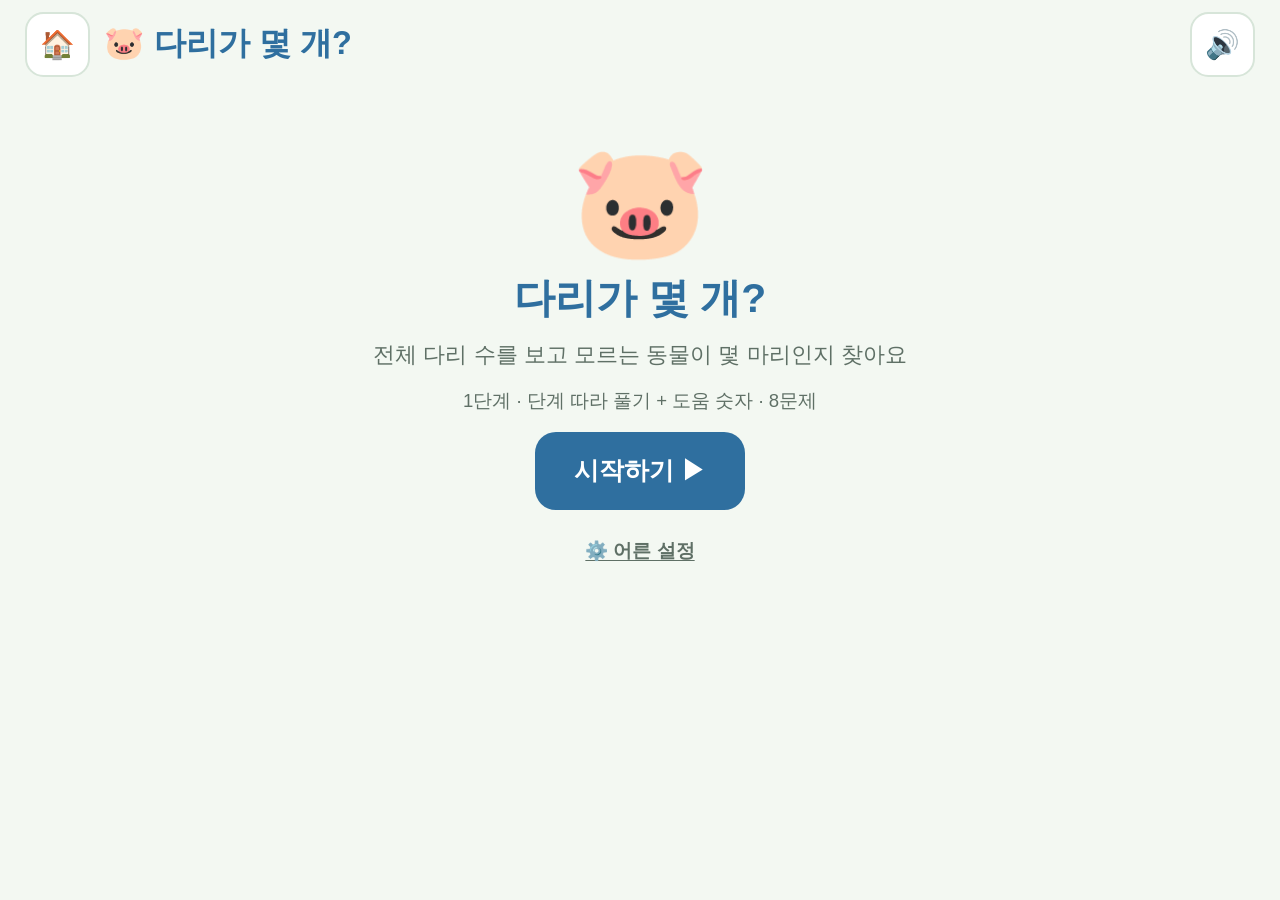
<file: src/animal-legs.html>
<!DOCTYPE html>
<html lang="ko">
<head>
<meta charset="UTF-8"/>
<meta name="viewport" content="width=device-width, initial-scale=1.0"/>
<title>이동했어요</title>
<!-- 옛 주소(src/animal-legs.html)로 들어오면 새 위치로 이동합니다 -->
<meta http-equiv="refresh" content="0; url=../3-2/01-multiplication/animal-legs.html"/>
<link rel="canonical" href="../3-2/01-multiplication/animal-legs.html"/>
<script>location.replace("../3-2/01-multiplication/animal-legs.html" + location.search + location.hash);</script>
</head>
<body>
<p><a href="../3-2/01-multiplication/animal-legs.html">새 주소로 이동하기</a></p>
</body>
</html>
</file>
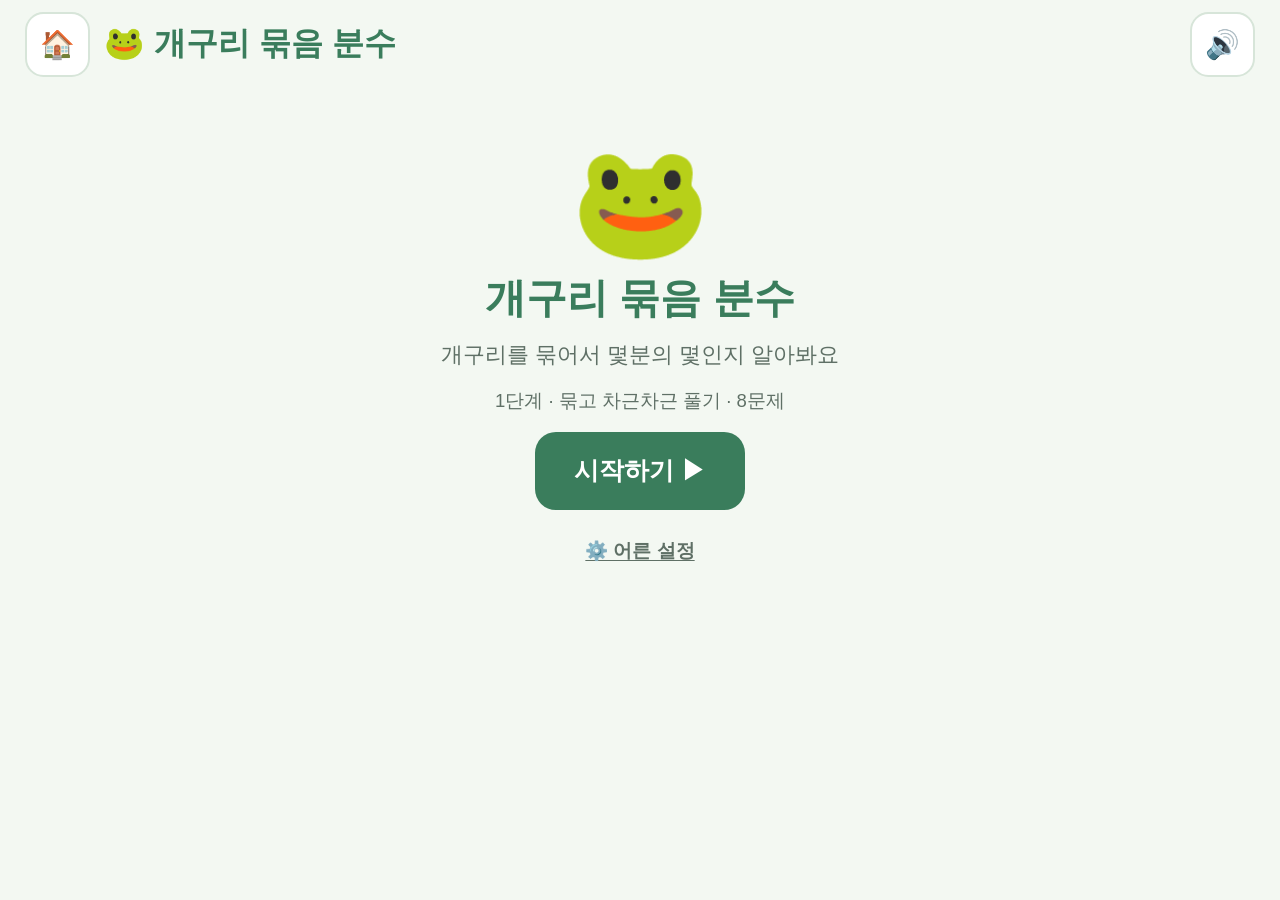
<file: src/fraction-part-whole.html>
<!DOCTYPE html>
<html lang="ko">
<head>
<meta charset="UTF-8"/>
<meta name="viewport" content="width=device-width, initial-scale=1.0"/>
<title>이동했어요</title>
<!-- 옛 주소(src/fraction-part-whole.html)로 들어오면 새 위치로 이동합니다 -->
<meta http-equiv="refresh" content="0; url=../3-2/05-fractions/fraction-part-whole.html"/>
<link rel="canonical" href="../3-2/05-fractions/fraction-part-whole.html"/>
<script>location.replace("../3-2/05-fractions/fraction-part-whole.html" + location.search + location.hash);</script>
</head>
<body>
<p><a href="../3-2/05-fractions/fraction-part-whole.html">새 주소로 이동하기</a></p>
</body>
</html>
</file>
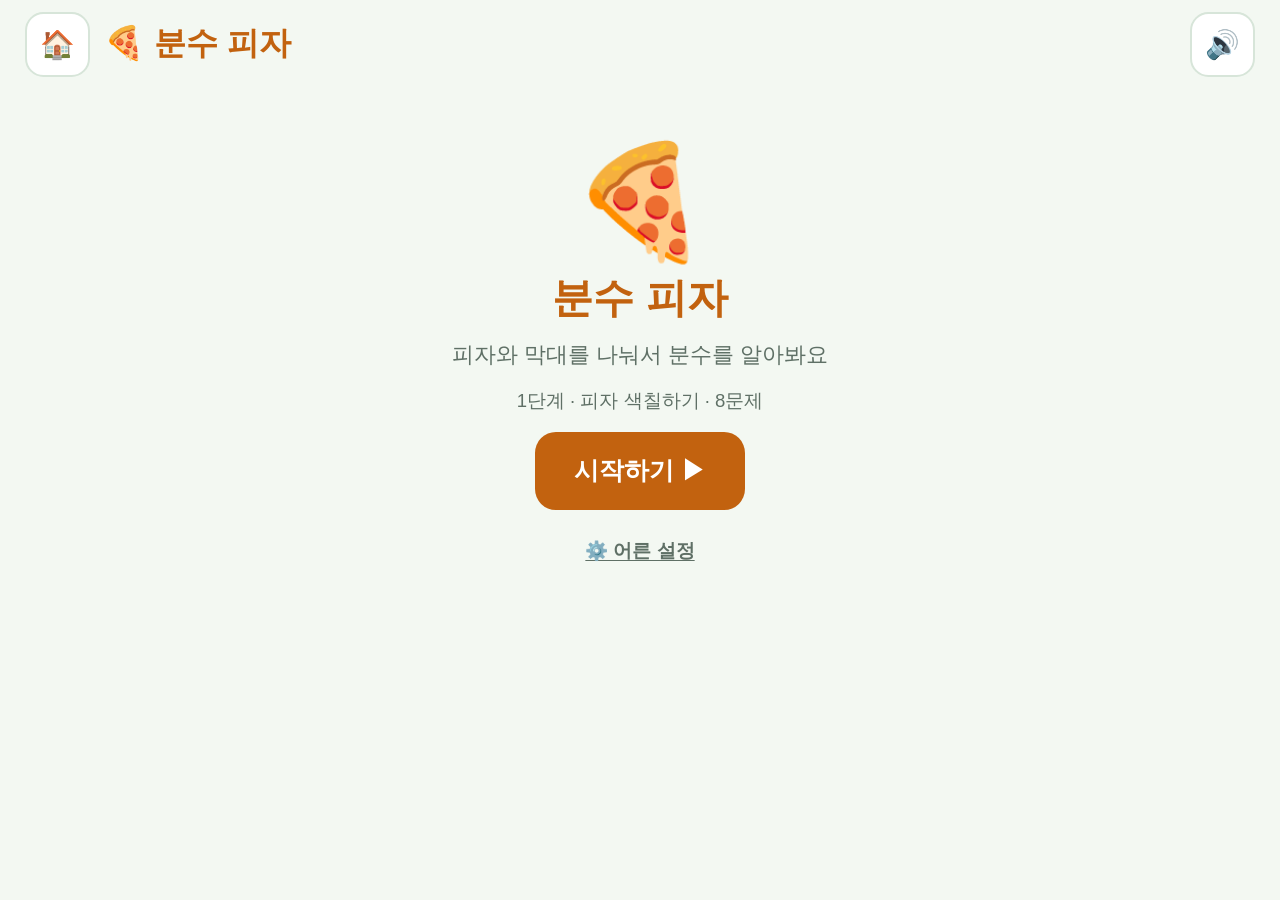
<file: src/fraction-pizza.html>
<!DOCTYPE html>
<html lang="ko">
<head>
<meta charset="UTF-8"/>
<meta name="viewport" content="width=device-width, initial-scale=1.0"/>
<title>이동했어요</title>
<!-- 옛 주소(src/fraction-pizza.html)로 들어오면 새 위치로 이동합니다 -->
<meta http-equiv="refresh" content="0; url=../3-2/05-fractions/fraction-pizza.html"/>
<link rel="canonical" href="../3-2/05-fractions/fraction-pizza.html"/>
<script>location.replace("../3-2/05-fractions/fraction-pizza.html" + location.search + location.hash);</script>
</head>
<body>
<p><a href="../3-2/05-fractions/fraction-pizza.html">새 주소로 이동하기</a></p>
</body>
</html>
</file>
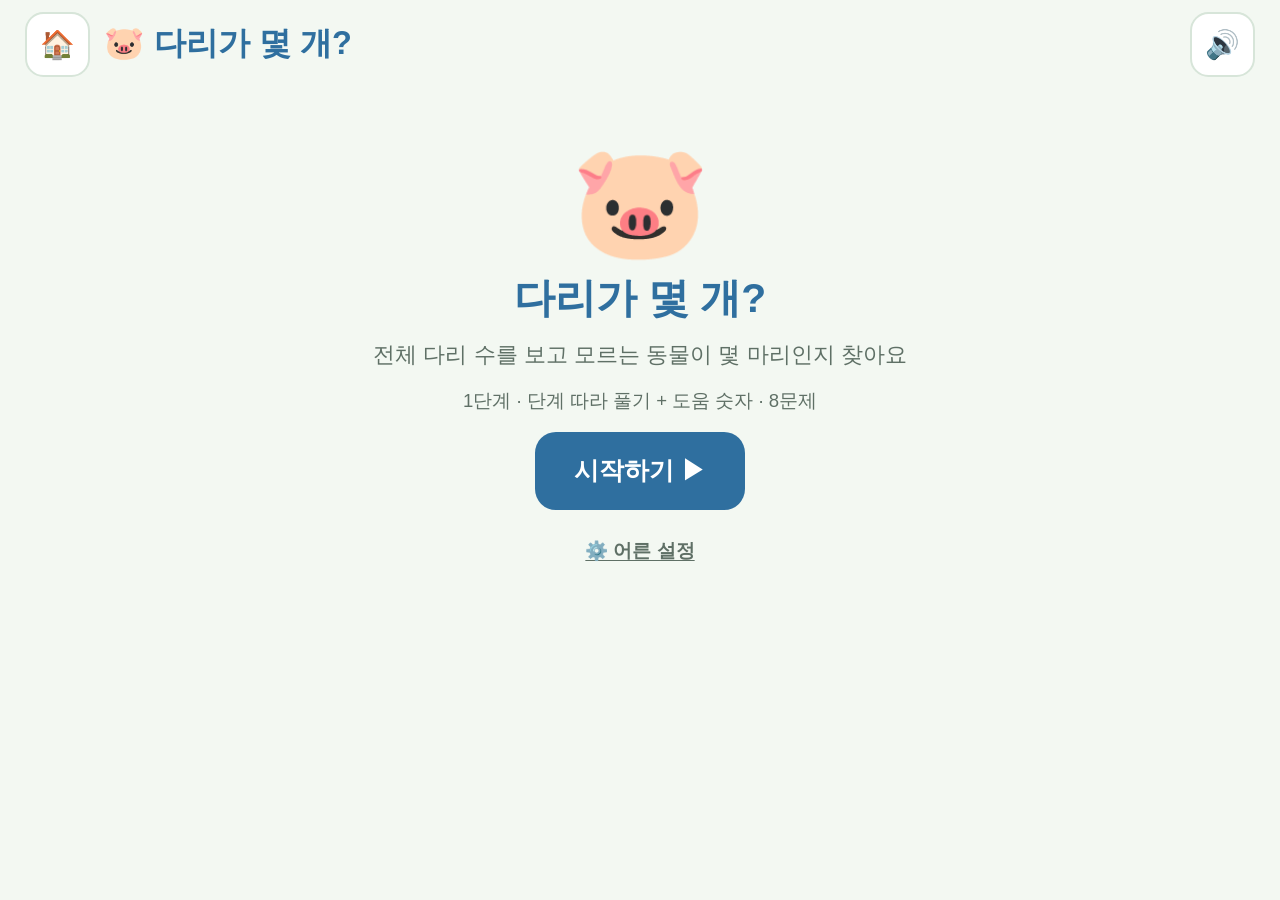
<file: 3-2/01-multiplication/animal-legs.html>
<!DOCTYPE html>
<html lang="ko">
<head>
<meta charset="UTF-8" />
<meta name="viewport" content="width=device-width, initial-scale=1.0" />
<title>다리가 몇 개?</title>
<link rel="stylesheet" href="../../shared/tamheom.css?v=23" />
<style>
  .legs-q { font-size: 2rem; white-space: nowrap; margin: 6px 0 10px; text-align: center; }
  .pens { display: flex; gap: 14px; justify-content: center; }
  .pen {
    width: 230px; border-radius: 20px; padding: 8px 10px; text-align: center;
    border: 3px solid #e7b3b3; background: #fff6f6;
    display: flex; flex-direction: column; align-items: center; gap: 4px;
  }
  .pen.duck { border-color: #a9cbe8; background: #f3f8fd; }
  .pen-title { font-weight: 800; font-size: 1.15rem; }
  .pen-title small { display: block; font-size: 0.95rem; color: var(--ink-soft); }
  .pen-animals { font-size: 1.15rem; line-height: 1.45; word-break: break-all; letter-spacing: 0.3em; }
  .pen-count { font-size: 1.9rem; font-weight: 900; }
  .pen-count.is-q { color: var(--accent); }
  .total {
    margin: 10px auto 0; text-align: center; background: #fff8e1; border: 3px solid #f0c35a;
    border-radius: 18px; padding: 4px 20px; width: fit-content; font-weight: 700; font-size: 1.2rem;
  }
  .total b { font-size: 1.9rem; color: #b86a00; }
  /* 풀이: [①②③ 박스]  옆에 최종 답 (③ 줄과 같은 높이) */
  .legs-steps { display: grid; grid-template-columns: auto auto; grid-template-rows: auto auto auto auto; column-gap: 10px; align-items: center; justify-content: center; margin-top: 14px; }
  .lg-box { grid-column: 1; grid-row: 1 / 4; display: grid; grid-template-rows: subgrid; border: 2px solid var(--line); border-radius: 16px; padding: 4px 6px; }
  .lg-row { display: flex; align-items: center; gap: 4px; padding: 4px 6px; border-radius: 12px; border: 2px solid transparent; opacity: 0.45; }
  .lg-row.is-now, .lg-final.is-now { opacity: 1; border-color: var(--accent); background: var(--accent-soft); }
  .lg-row.is-done, .lg-final.is-done { opacity: 1; }
  .lg-label { font-size: 1.15rem; font-weight: 800; white-space: nowrap; min-width: 112px; }
  .calc { display: flex; align-items: center; gap: 4px; font-size: 1.4rem; font-weight: 800; white-space: nowrap; }
  .legs-steps .th-slot-sm { height: 50px; width: 48px; font-size: 1.55rem; }
  .lg-final { grid-column: 2; grid-row: 3; display: flex; align-items: center; gap: 4px; padding: 4px 6px; border-radius: 14px; border: 2px solid transparent; opacity: 0.45; font-size: 1.3rem; font-weight: 800; white-space: nowrap; }
  .lg-final .th-slot { height: 58px; width: 64px; font-size: 1.8rem; }
  .legs-steps.is-direct .lg-box { display: none; }
  .legs-steps.is-direct .lg-final { grid-column: 1 / -1; grid-row: 1; justify-self: center; margin-top: 30px; font-size: 1.6rem; }
  .legs-steps.is-direct .lg-final .th-slot { height: 72px; width: 84px; font-size: 2.2rem; }
  .lg-help { grid-column: 1 / -1; grid-row: 4; text-align: center; font-size: 1.1rem; color: var(--retry); margin-top: 6px; min-height: 1.4em; }
  .th-play .th-cols { grid-template-columns: minmax(0, 1fr) 350px; }
  .th-play .th-answer-col { align-self: stretch; justify-content: center; }
  .th-answer-col .th-keypad { grid-template-columns: repeat(3, 96px); gap: 10px; }
  .th-answer-col .th-key { height: 72px; font-size: 2.1rem; border-radius: 16px; }
  .th-answer-col .th-key-fn { font-size: 1.3rem; }
  .th-answer-col .th-key-check { font-size: 1.5rem; }
  .th-answer-col .th-bottom-play { display: none; }
  /* 처음 설명 화면 */
  .steps { margin-top: 10px; display: flex; flex-direction: column; gap: 8px; }
  .step { border: 2px solid var(--line); border-radius: 16px; padding: 6px 12px; }
  .step-label { font-weight: 800; color: var(--accent); margin-bottom: 4px; }
  /* 아이폰 세로 */
  .th-narrow .legs-q { white-space: normal; font-size: 1.4rem; }
  .th-narrow .pens { gap: 8px; }
  .th-narrow .pen { width: auto; flex: 1 1 0; min-width: 0; padding: 6px; }
  .th-narrow .lg-row { flex-wrap: wrap; justify-content: center; row-gap: 2px; }
  .th-narrow .lg-label { min-width: 0; font-size: 1rem; flex-basis: 100%; text-align: center; }
  .th-narrow .calc { font-size: 1.15rem; gap: 2px; }
  .th-narrow .legs-steps .th-slot-sm { width: 42px; height: 46px; font-size: 1.35rem; }
  .th-narrow .lg-final { font-size: 1.1rem; }
  .th-narrow .lg-final .th-slot { width: 54px; height: 52px; font-size: 1.6rem; }
</style>
</head>
<body>
<script src="../../shared/tamheom.js?v=23"></script>
<script>
(function () {
  const T = Tamheom;
  const { randInt, pick, h } = T;
  const A = {
    pig:  { name: '돼지', emoji: '🐷', legs: 4 },
    duck: { name: '오리', emoji: '🦆', legs: 2 }
  };
  const RANGE = [null, { pig: [2, 5], duck: [2, 6] }, { pig: [2, 9], duck: [2, 12] }, { pig: [3, 15], duck: [3, 20] }];

  function makeProblem(level) {
    const r = RANGE[level];
    return { pig: randInt(r.pig[0], r.pig[1]), duck: randInt(r.duck[0], r.duck[1]), hide: pick(['pig', 'duck']) };
  }

  T.activity({
    id: 'animal-legs',
    title: '다리가 몇 개?',
    emoji: '🐷',
    subtitle: '전체 다리 수를 보고 모르는 동물이 몇 마리인지 찾아요',
    accent: '#2f6f9f',
    accentSoft: '#e7f1fa',
    oneLineTop: true,
    toast: true,
    levels: [
      { name: '단계 따라 풀기 + 도움 숫자', desc: '작은 수. 풀이 3단계를 하나씩, 첫 단계 숫자는 미리 써 있어요.' },
      { name: '단계 따라 풀기',             desc: '풀이 3단계를 하나씩 직접 채워요.' },
      { name: '바로 답 쓰기',               desc: '큰 수. 답만 써요. 틀리면 풀이 단계가 나와요.' }
    ],

    intro(el) {
      el.innerHTML = `
        <p>🐷 돼지 1마리는 다리 <b>4개</b>, 🦆 오리 1마리는 다리 <b>2개</b>예요.</p>
        <p style="margin-top:8px">예) 돼지 3마리, 오리는 몇 마리? 전체 다리는 <b>20개</b>.</p>
        <ol class="steps" style="list-style:none">
          <li class="step is-done"><div class="step-label">① 아는 동물의 다리 수</div>3 × 4 = <b>12</b>개</li>
          <li class="step is-done"><div class="step-label">② 모르는 동물의 다리 수</div>20 − 12 = <b>8</b>개</li>
          <li class="step is-done"><div class="step-label">③ 몇 마리?</div>8 ÷ 2 = <b>4</b>마리 → 오리는 4마리!</li>
        </ol>`;
    },

    question(el, ctx) {
      const p = ctx.review || makeProblem(ctx.level);
      ctx.setData(p);
      const hid = A[p.hide], known = A[p.hide === 'pig' ? 'duck' : 'pig'];
      const knownCount = p.hide === 'pig' ? p.duck : p.pig;
      const answer = p.hide === 'pig' ? p.pig : p.duck;
      const total = p.pig * 4 + p.duck * 2;
      const knownLegs = knownCount * known.legs;
      const hidLegs = total - knownLegs;

      const cols = h('div', 'th-cols');
      const left = h('div', 'th-visual');
      const right = h('div', 'th-answer-col');
      cols.appendChild(left); cols.appendChild(right);
      el.appendChild(cols);

      left.appendChild(h('div', 'th-question legs-q', `${hid.emoji} ${hid.name}는 몇 마리일까요?`));

      // 우리 (모르는 동물은 ?)
      const pens = h('div', 'pens');
      ['pig', 'duck'].forEach(k => {
        const a = A[k];
        const pen = h('div', 'pen ' + k);
        pen.appendChild(h('div', 'pen-title', `${a.emoji} ${a.name} 우리<small>1마리 = 다리 ${a.legs}개</small>`));
        if (k === p.hide) {
          pen.appendChild(h('div', 'pen-count is-q', '?마리'));
        } else {
          const c = k === 'pig' ? p.pig : p.duck;
          pen.appendChild(h('div', 'pen-animals', c <= 12 ? a.emoji.repeat(c) : ''));
          pen.appendChild(h('div', 'pen-count', `${c}마리`));
        }
        pens.appendChild(pen);
      });
      left.appendChild(pens);
      left.appendChild(h('div', 'total', `전체 다리 수 <b>${total}</b>개`));

      // 풀이: [①②③ 박스] 옆에 최종 답 칸 (③ 줄 높이). 마지막 답도 아이가 직접 씀.
      const pre = ctx.level === 1;
      const sm = o => T.slot(Object.assign({ small: true }, o || {}));
      const s1a = sm({ value: pre ? knownCount : null }), s1b = sm({ value: pre ? known.legs : null }), s1c = sm({ max: 3 });
      const s2b = sm({ max: 3 }), s2c = sm({ max: 3 });
      const s3a = sm({ max: 3 }), s3b = sm(), s3c = sm();
      const finalSlot = T.slot({ max: 2, label: `${hid.name} 마리 수` });
      if (pre) { s1a.lock(); s1b.lock(); }

      const steps = [
        { label: `① ${known.emoji} 다리`, parts: [s1a, '×', s1b, '=', s1c, '개'], slots: pre ? [s1c] : [s1a, s1b, s1c],
          ok: () => ((s1a.number === knownCount && s1b.number === known.legs) || (s1a.number === known.legs && s1b.number === knownCount)) && s1c.number === knownLegs,
          help: `${known.name} ${knownCount}마리 × 다리 ${known.legs}개 = ${knownLegs}개` },
        { label: `② ${hid.emoji} 다리`, parts: [`<span class="th-fixed-num">${total}</span>`, '−', s2b, '=', s2c, '개'], slots: [s2b, s2c],
          ok: () => s2b.number === knownLegs && s2c.number === hidLegs,
          help: `전체 ${total} − ${known.name} 다리 ${knownLegs} = ${hidLegs}` },
        { label: `③ ${hid.emoji} 몇 마리?`, parts: [s3a, '÷', s3b, '=', s3c, '마리'], slots: [s3a, s3b, s3c],
          ok: () => s3a.number === hidLegs && s3b.number === hid.legs && s3c.number === answer,
          help: `${hid.name} 다리 ${hidLegs}개 ÷ 한 마리 다리 ${hid.legs}개 = ${answer}마리` },
        { slots: [finalSlot], ok: () => finalSlot.number === answer,
          help: `③에서 구한 수가 ${hid.name}의 마리 수예요` }
      ];
      const stepsBox = h('div', 'legs-steps');
      const box = h('div', 'lg-box');
      steps.slice(0, 3).forEach(st => {
        const row = h('div', 'lg-row');
        row.appendChild(h('span', 'lg-label', st.label));
        const calc = h('div', 'calc');
        st.parts.forEach(x => calc.appendChild(typeof x === 'string' ? h('span', '', x) : x.el));
        row.appendChild(calc);
        st.box = row;
        box.appendChild(row);
      });
      stepsBox.appendChild(box);
      const fin = h('div', 'lg-final');
      fin.appendChild(h('span', '', hid.emoji));
      fin.appendChild(finalSlot.el);
      fin.appendChild(h('span', '', '마리'));
      stepsBox.appendChild(fin);
      steps[3].box = fin;
      const help = h('div', 'lg-help');
      stepsBox.appendChild(help);
      steps.forEach(st => { st.wrongs = 0; });
      left.appendChild(stepsBox);

      let mode = ctx.level <= 2 ? 'steps' : 'direct';
      let cur = 0;
      const pad = T.keypad({ slots: [], onCheck: check, checkInPad: true });
      right.appendChild(pad.el);

      function enterSteps() {
        mode = 'steps';
        cur = 0;
        stepsBox.classList.remove('is-direct');
        finalSlot.clear();
        finalSlot.mark(null);
        focusStep();
      }
      function focusStep() {
        steps.forEach((st, i) => {
          st.box.classList.toggle('is-now', i === cur);
          st.box.classList.toggle('is-done', i < cur);
        });
        pad.setSlots(steps[cur].slots);
      }

      if (mode === 'steps') enterSteps();
      else { stepsBox.classList.add('is-direct'); fin.classList.add('is-now'); pad.setSlots([finalSlot]); }

      function check() {
        if (mode === 'direct') {
          if (finalSlot.value === '') { ctx.say('빈칸에 숫자를 써 보자', 'info'); return; }
          if (finalSlot.number === answer) { finalSlot.mark('right'); finalSlot.lock(); ctx.correct('다리 수로 잘 찾았어!'); return; }
          finalSlot.mark('wrong');
          ctx.wrong('괜찮아, 풀이 단계를 따라 같이 해 보자');
          enterSteps();
          return;
        }
        const st = steps[cur];
        if (st.slots.some(s => s.value === '')) { ctx.say('빈칸에 숫자를 써 보자', 'info'); return; }
        if (st.ok()) {
          st.slots.forEach(s => { s.mark('right'); s.lock(); });
          help.textContent = '';
          if (cur < steps.length - 1) {
            cur += 1;
            focusStep();
          } else {
            steps.forEach(x => { x.box.classList.remove('is-now'); x.box.classList.add('is-done'); });
            ctx.correct('단계를 차근차근 잘 풀었어!');
          }
          return;
        }
        st.slots.forEach(s => s.mark('wrong'));
        st.wrongs += 1;
        ctx.wrong();
        if (st.wrongs >= 2) help.textContent = '도움: ' + st.help;
        pad.setSlots(st.slots);
      }
    }
  });
})();
</script>
</body>
</html>
</file>
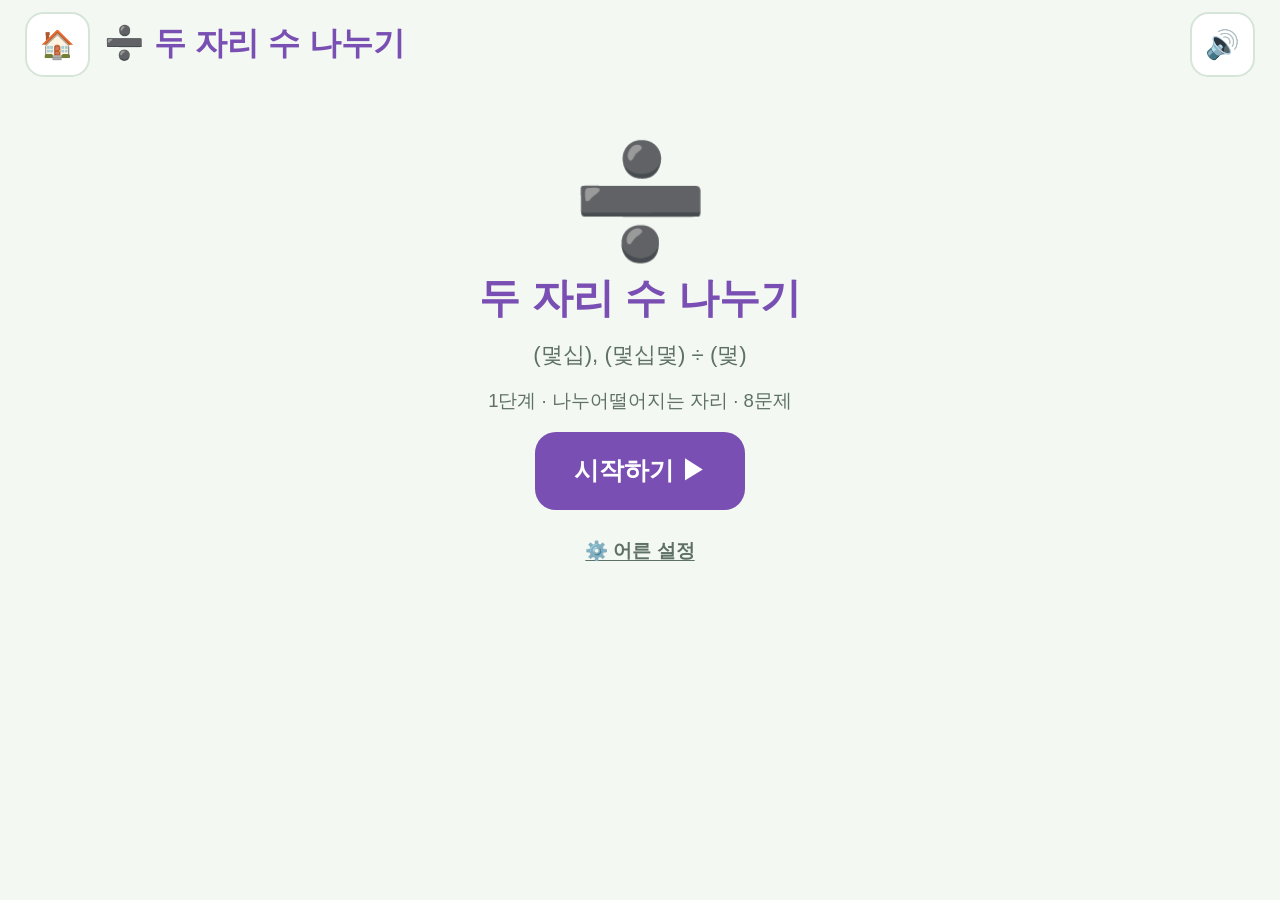
<file: 3-2/02-division/division.html>
<!DOCTYPE html>
<html lang="ko">
<head>
<meta charset="UTF-8" />
<meta name="viewport" content="width=device-width, initial-scale=1.0" />
<title>나눗셈</title>
<link rel="stylesheet" href="../../shared/tamheom.css?v=23" />
<style>
  .dv-q { font-size: 2.4rem; white-space: nowrap; text-align: center; margin: 6px 0 14px; font-weight: 900; }
  .dv-pic { display: flex; flex-direction: column; align-items: center; gap: 18px; width: 100%; }

  /* 세로 나눗셈 틀:   몫
                     나누는 수 ) 나뉠 수 */
  .ld { display: grid; grid-template-columns: auto auto; column-gap: 4px; font-size: 2.6rem; font-weight: 800; line-height: 1.2; }
  .ld-q { grid-column: 2; text-align: right; color: var(--accent); padding-right: 10px; letter-spacing: 4px; }
  .ld-d { grid-column: 1; grid-row: 2; padding-right: 4px; }
  .ld-n { grid-column: 2; grid-row: 2; border-top: 4px solid var(--ink); border-left: 4px solid var(--ink); border-top-left-radius: 18px; padding: 2px 10px 0 16px; letter-spacing: 4px; }

  /* 수 모형: 백 = 판, 십 = 막대, 일 = 낱개 */
  .blocks { display: flex; flex-wrap: wrap; gap: 8px 14px; justify-content: center; align-items: flex-end; max-width: 100%; }
  .bk-group { display: flex; gap: 5px; align-items: flex-end; flex-wrap: wrap; max-width: 230px; }
  .bk-100 { width: 46px; height: 46px; border-radius: 4px; background: #f6c17a; border: 2px solid #d98a2b;
    background-image: linear-gradient(#d98a2b55 1px, transparent 1px), linear-gradient(90deg, #d98a2b55 1px, transparent 1px); background-size: 4.4px 4.4px; }
  .bk-10 { width: 10px; height: 46px; border-radius: 3px; background: #9cc8ee; border: 2px solid #3f86c6;
    background-image: linear-gradient(#3f86c655 1px, transparent 1px); background-size: 100% 4.4px; }
  .bk-1 { width: 10px; height: 10px; border-radius: 3px; background: #a6dbb1; border: 2px solid #3a9a52; }
  .bk-units { display: grid; grid-template-columns: repeat(5, 10px); gap: 4px; align-content: end; }
  .bk-cap { font-size: .95rem; color: var(--ink-soft); font-weight: 700; text-align: center; margin-top: 4px; }
  .bk-col { display: flex; flex-direction: column; align-items: center; }

  /* 단계 줄 안의 '나머지' 칸 */
  .fs-row .fs-rem { font-size: 1.15rem; font-weight: 800; white-space: nowrap; margin-left: 4px; }
  .frac-steps .w3.th-slot-sm { width: 78px; }
  .frac-steps .w2.th-slot-sm { width: 62px; }
  .frac-steps .fs-label { font-size: 1.22rem; }
  .frac-steps { column-gap: 10px; }

  /* 오른쪽 답 칸: 몫 [ ]   /  몫 [ ] 나머지 [ ] */
  .fs-one { grid-template-rows: none; display: flex; align-items: center; justify-content: center; gap: 8px; }
  .fs-qr { grid-template-columns: auto auto; column-gap: 8px; }
  .fs-qr > .qr-l1 { grid-column: 1; grid-row: 1; }
  .fs-qr > .qr-s1 { grid-column: 2; grid-row: 1; }
  .fs-qr > .qr-l2 { grid-column: 1; grid-row: 3; }
  .fs-qr > .qr-s2 { grid-column: 2; grid-row: 3; }
  .fs-one .th-slot-sm, .fs-qr .th-slot-sm { height: 62px; font-size: 2rem; }
  .fs-one .w3.th-slot-sm, .fs-qr .w3.th-slot-sm { width: 90px; }
  .frac-steps.is-direct .fs-box { display: none; }
  .frac-steps.is-direct > .fs-frac { grid-column: 1 / -1; justify-self: center; }

  .th-play .th-cols { grid-template-columns: minmax(0, 1fr) minmax(470px, 1.1fr); }
  .th-answer-col .th-bottom-play { display: none; }
  .intro-ex { display: grid; grid-template-columns: minmax(0, 1fr) minmax(0, 1fr); gap: 20px; align-items: center; }
  .intro-steps { padding-left: 1.2em; display: flex; flex-direction: column; gap: 8px; font-size: 1.15rem; }

  /* 아이폰 세로 */
  .th-narrow .dv-q { font-size: 2rem; }
  .th-narrow .ld { font-size: 2.1rem; }
  .th-narrow .frac-steps .fs-label { font-size: 1rem; flex: none; }
  .th-narrow .fs-row .fs-unit { font-size: .85rem; white-space: normal; line-height: 1.2; }
  .th-narrow .frac-steps .w3.th-slot-sm { width: 66px; }
  .th-narrow .fs-one .th-slot-sm, .th-narrow .fs-qr .th-slot-sm { height: 52px; font-size: 1.6rem; }
  .th-narrow .intro-ex { grid-template-columns: 1fr; }
</style>
</head>
<body>
<script src="../../shared/tamheom.js?v=23"></script>
<script>
(function () {
  const T = Tamheom;
  const { randInt, pick, h, josa } = T;
  const MODE = ({ tens: 'tens', rem: 'rem', three: 'three' })[new URLSearchParams(location.search).get('t')] || 'tens';

  /* ---------- 공통: 단계 풀이 흐름 (마지막 단계 = 최종 답) ---------- */
  function runSteps(ctx, pad, steps, opts) {
    const help = opts.help, stepsBox = opts.stepsBox;
    let mode = opts.direct ? 'direct' : 'steps', cur = 0;
    const last = steps[steps.length - 1];
    steps.forEach(st => { st.wrongs = 0; });
    function focus() {
      steps.forEach((st, i) => { st.box.classList.toggle('is-now', i === cur); st.box.classList.toggle('is-done', i < cur); });
      pad.setSlots(steps[cur].slots);
    }
    if (mode === 'steps') focus();
    else { stepsBox.classList.add('is-direct'); last.box.classList.add('is-now'); pad.setSlots(last.slots); }
    return function check() {
      if (mode === 'direct') {
        if (last.slots.some(s => s.value === '')) { ctx.say('빈칸에 숫자를 써 보자', 'info'); return; }
        if (last.ok()) { last.slots.forEach(s => { s.mark('right'); s.lock(); }); ctx.correct(opts.praise); return; }
        last.slots.forEach(s => s.mark('wrong'));
        ctx.wrong('괜찮아, 하나씩 같이 해 보자');
        last.slots.forEach(s => s.clear());
        mode = 'steps'; cur = 0;
        stepsBox.classList.remove('is-direct'); last.box.classList.remove('is-now');
        focus();
        return;
      }
      const st = steps[cur];
      if (st.slots.some(s => s.value === '')) { ctx.say('빈칸에 숫자를 써 보자', 'info'); return; }
      if (st.ok()) {
        st.slots.forEach(s => { s.mark('right'); s.lock(); });
        help.innerHTML = '';
        if (cur < steps.length - 1) { cur += 1; focus(); }
        else { steps.forEach(x => { x.box.classList.remove('is-now'); x.box.classList.add('is-done'); }); ctx.correct(opts.praise); }
        return;
      }
      const why = st.why ? st.why() : '';
      st.slots.forEach(s => s.mark('wrong'));
      st.wrongs += 1;
      ctx.wrong(why || undefined);
      if (st.wrongs >= 2) help.innerHTML = '도움: ' + st.help;
      pad.setSlots(st.slots);
    };
  }
  const sm = max => {
    const s = T.slot({ small: true, max: max || 2, label: '숫자 칸' });
    if ((max || 2) >= 3) s.el.classList.add('w3'); else if (max === 2) s.el.classList.add('w2');
    return s;
  };
  const digits = n => String(n).length;
  function cols(el) {
    const c = h('div', 'th-cols'), left = h('div', 'th-visual'), right = h('div', 'th-answer-col');
    c.appendChild(left); c.appendChild(right); el.appendChild(c);
    return { left, right };
  }

  /* ---------- 나눗셈 나누기: 큰 자리부터 '나누는 수의 몇십·몇백 배'씩 떼어 내기 ----------
     예) 45÷3 → 30÷3=10, 15÷3=5 / 645÷3 → 600÷3=200, 30÷3=10, 15÷3=5 / 35÷2 → 20÷2=10, 15÷2=7…1 */
  function parts(n, d) {
    const rows = [];
    let rest = n;
    [100, 10, 1].forEach(p => {
      const k = Math.floor(rest / (d * p));
      if (k > 0) { rows.push({ part: k * d * p, q: k * p, p }); rest -= k * d * p; }
    });
    const r = rest;
    if (r > 0 && rows.length) { rows[rows.length - 1].part += r; rows[rows.length - 1].r = r; }
    return { rows, q: Math.floor(n / d), r: n % d };
  }
  // 나머지가 있으면 마지막 줄이 일의 자리여야 함 (61÷3처럼 줄이 문제 전체가 되는 경우 빼기)
  const goodSplit = (n, d) => { const s = parts(n, d); return s.r === 0 || s.rows[s.rows.length - 1].p === 1; };
  const hasCarry = (n, d) => String(n).split('').map(Number).some((x, i, a) => i < a.length - 1 && x % d !== 0 && x >= 0) ;

  /* ---------- 문제 만들기 ---------- */
  function makeTens(level) {
    for (let t = 0; t < 400; t++) {
      const kind = level === 3 ? pick([1, 2]) : level;
      let d, n;
      if (kind === 1) { // 내림 없음: 각 자리가 나누어떨어짐 (60÷3, 84÷4)
        d = randInt(2, 4);
        const a = randInt(1, Math.floor(9 / d)), b = Math.random() < 0.3 ? 0 : randInt(0, Math.floor(9 / d));
        n = (a * 10 + b) * d;
        if (Math.floor(n / 10) % d !== 0 || (n % 10) % d !== 0) continue;
      } else {          // 내림 있음: 50÷2, 45÷3, 72÷6
        d = randInt(2, 7);
        const q = randInt(10, Math.floor(99 / d));
        n = q * d;
        if (Math.floor(n / 10) % d === 0) continue;
      }
      if (n < 10 || n > 99 || Math.floor(n / d) < 10) continue;
      return { n, d };
    }
    return { n: 48, d: 4 };
  }
  function makeRem(level) {
    for (let t = 0; t < 400; t++) {
      const kind = level === 3 ? pick([1, 2]) : level;
      const d = randInt(2, kind === 1 ? 9 : 7);
      const q = kind === 1 ? randInt(2, 9) : randInt(10, Math.floor(98 / d));
      const r = randInt(1, d - 1);
      const n = q * d + r;
      if (n < 10 || n > 99) continue;
      if (kind === 2 && !goodSplit(n, d)) continue;
      return { n, d };
    }
    return { n: 17, d: 5 };
  }
  function makeThree(level) {
    for (let t = 0; t < 600; t++) {
      let d, n;
      if (level === 1) { // 각 자리가 나누어떨어짐 (420÷2, 369÷3)
        d = randInt(2, 4);
        const a = randInt(1, Math.floor(9 / d)), b = randInt(0, Math.floor(9 / d)), c = randInt(0, Math.floor(9 / d));
        n = (a * 100 + b * 10 + c) * d;
        if (!(b || c)) continue;
      } else if (level === 2) { // 내림 있음, 나누어떨어짐, 몫이 세 자리 (645÷3)
        d = randInt(2, 6);
        const q = randInt(100, Math.floor(999 / d));
        n = q * d;
        if (!hasCarry(n, d)) continue;
      } else {           // 나머지 있음, 몫이 두 자리일 수도 (307÷3, 386÷6)
        d = randInt(2, 9);
        const q = randInt(Math.ceil(100 / d), Math.floor(998 / d));
        const r = randInt(0, d - 1);
        n = q * d + r;
        if (!goodSplit(n, d)) continue;
      }
      if (n < 100 || n > 999) continue;
      return { n, d };
    }
    return { n: 645, d: 3 };
  }

  /* ---------- 그림: 수 모형 ---------- */
  function blocks(n) {
    const box = h('div', 'blocks');
    const H = Math.floor(n / 100), Tn = Math.floor(n / 10) % 10, O = n % 10;
    const col = (cls, k, cap, wrap) => {
      if (!k) return;
      const c = h('div', 'bk-col'), g = h('div', wrap || 'bk-group');
      for (let i = 0; i < k; i++) g.appendChild(h('span', cls));
      c.appendChild(g); c.appendChild(h('div', 'bk-cap', cap));
      box.appendChild(c);
    };
    col('bk-100', H, `100이 ${H}개`);
    col('bk-10', Tn, `10이 ${Tn}개`);
    col('bk-1', O, `1이 ${O}개`, 'bk-units');
    return box;
  }
  function longDiv(n, d) {
    const ld = h('div', 'ld');
    ld.appendChild(h('span', 'ld-q', '?'));
    ld.appendChild(h('span', 'ld-d', String(d)));
    ld.appendChild(h('span', 'ld-n', String(n)));
    return ld;
  }

  /* ---------- 문제 화면 ---------- */
  function divQuestion(el, ctx, p) {
    const { n, d } = p;
    const sp = parts(n, d), Q = sp.q, R = sp.r;
    const { left, right } = cols(el);
    left.appendChild(h('div', 'th-question dv-q', `${n} ÷ ${d}`));
    const pic = h('div', 'dv-pic');
    pic.appendChild(longDiv(n, d));
    pic.appendChild(blocks(n));
    left.appendChild(pic);

    // 오른쪽 최종 답 칸
    let fin, finSlots, finOk;
    const qs = sm(digits(Q));
    if (R || MODE === 'rem') {
      const rs = sm(1);
      fin = h('div', 'fs-frac fs-qr');
      fin.appendChild(h('span', 'fs-unit qr-l1', '몫')); qs.el.classList.add('qr-s1'); fin.appendChild(qs.el);
      fin.appendChild(h('span', 'fs-unit qr-l2', '나머지')); rs.el.classList.add('qr-s2'); fin.appendChild(rs.el);
      finSlots = [qs, rs]; finOk = () => qs.number === Q && rs.number === R;
    } else {
      fin = h('div', 'fs-frac fs-one');
      fin.appendChild(h('span', 'fs-unit', '몫')); fin.appendChild(qs.el);
      finSlots = [qs]; finOk = () => qs.number === Q;
    }

    // 단계 줄
    const steps = [], rows = [];
    if (Q < 10) {
      // 몫이 한 자리: ① d × [ ] 가 n을 넘지 않게 가장 크게 ② 남는 것
      const a = sm(1), b = sm(2);
      steps.push({ slots: [a], ok: () => a.number === Q,
        why: () => a.number * d > n ? `${d} × ${a.number} = ${josa(a.number * d, '은', '는')} ${n}보다 커` : (n - a.number * d >= d ? `${d}씩 한 번 더 덜어 낼 수 있어` : ''),
        help: `${d} × ${Q} = ${Q * d}, ${d} × ${Q + 1} = ${(Q + 1) * d}, 그래서 ${n}을 넘지 않는 건 ${Q}` });
      rows.push({ label: `① ${d} × `, slot: a, unit: `(${josa(n, '을', '를')} 넘지 않게)`, step: steps[0] });
      steps.push({ slots: [b], ok: () => b.number === R,
        why: () => b.number >= d ? `나머지는 ${d}보다 작아야 해` : '', help: `${n} − ${Q * d} = ${R}` });
      rows.push({ label: `② 남는 것은`, slot: b, step: steps[1] });
    } else if (sp.rows.length === 1) {
      // 몇십÷몇, 몇백÷몇: 먼저 6÷3을 생각
      const r0 = sp.rows[0], small = r0.part / r0.p, a = sm(1);
      steps.push({ slots: [a], ok: () => a.number === small / d, why: () => '',
        help: `${d} × ${small / d} = ${small}` });
      rows.push({ label: `① ${small} ÷ ${d} =`, slot: a, step: steps[0] });
    } else {
      sp.rows.forEach((r0, i) => {
        const a = sm(digits(r0.q));
        const slots = [a];
        let b = null;
        if (r0.r) { b = sm(1); slots.push(b); }
        steps.push({ slots,
          ok: () => a.number === r0.q && (!b || b.number === r0.r),
          why: () => (a.number === r0.q / r0.p && r0.p > 1) ? `${r0.part - (r0.r || 0)}을 ${d}로 나누면 ${r0.p === 100 ? '몇백' : '몇십'}이야` : '',
          help: `${d} × ${r0.q} = ${r0.q * d}` + (r0.r ? `, ${r0.part} − ${r0.q * d} = ${r0.r}` : '') });
        rows.push({ label: `${'①②③'[i]} ${r0.part} ÷ ${d} =`, slot: a, extra: b, step: steps[i] });
      });
    }
    steps.push({ slots: finSlots, box: fin, ok: finOk,
      why: () => (Q >= 10 && qs.number !== Q && sp.rows.length > 1) ? '①②의 몫을 모두 더해 보자' : '',
      help: Q >= 10 && sp.rows.length > 1 ? `${sp.rows.map(x => x.q).join(' + ')} = ${Q}` : `${n} ÷ ${d} = ${Q}` + (R ? ` … ${R}` : '') });
    if (Q >= 10 && sp.rows.length === 1) steps[steps.length - 1].help = `${sp.rows[0].part / sp.rows[0].p} ÷ ${d} = ${Q / sp.rows[0].p} 이니까 ${n} ÷ ${d} = ${Q}`;

    const stepsBox = h('div', 'frac-steps');
    const qbox = h('div', 'fs-box');
    rows.forEach((r, i) => {
      const row = h('div', 'fs-row');
      row.appendChild(h('span', 'fs-label', r.label));
      row.appendChild(r.slot.el);
      if (r.unit) row.appendChild(h('span', 'fs-unit', r.unit));
      if (r.extra) { row.appendChild(h('span', 'fs-rem', '나머지')); row.appendChild(r.extra.el); }
      r.step.box = row;
      if (i === 1 && rows.length === 2) qbox.appendChild(h('div', 'fs-gap'));
      qbox.appendChild(row);
    });
    stepsBox.appendChild(h('div', 'fs-head', R ? `몫과 나머지는?` : `몫은 얼마일까요?`));
    stepsBox.appendChild(qbox);
    stepsBox.appendChild(fin);
    const help = h('div', 'step-help fs-help');
    stepsBox.appendChild(help);
    right.appendChild(stepsBox);

    const pad = T.keypad({ slots: [], onCheck: () => check(), checkInPad: true });
    right.appendChild(pad.el);
    const check = runSteps(ctx, pad, steps, { help, stepsBox, direct: ctx.level === 3, praise: R ? '몫과 나머지를 잘 구했어!' : '나눗셈을 잘했어!' });
  }

  /* ---------- 설명 화면 ---------- */
  function intro(el) {
    const box = h('div', 'intro-ex');
    const pic = h('div', 'dv-pic');
    const text = h('div');
    if (MODE === 'tens') {
      pic.appendChild(longDiv(45, 3)); pic.appendChild(blocks(45));
      text.innerHTML = `<p class="th-question" style="text-align:left;font-size:1.4rem">45 ÷ 3 = 15</p>
        <ol class="intro-steps"><li>45를 <b>30</b>과 <b>15</b>로 나눠요</li><li>① 30 ÷ 3 = <b>10</b></li><li>② 15 ÷ 3 = <b>5</b></li><li>몫: 10 + 5 = <b>15</b></li></ol>`;
    } else if (MODE === 'rem') {
      pic.appendChild(longDiv(17, 5)); pic.appendChild(blocks(17));
      text.innerHTML = `<p class="th-question" style="text-align:left;font-size:1.4rem">17 ÷ 5 = 3 … 2</p>
        <ol class="intro-steps"><li>5 × 3 = 15, 5 × 4 = 20 그래서 17을 넘지 않는 건 <b>3</b></li><li>남는 것: 17 − 15 = <b>2</b></li><li>몫 <b>3</b>, 나머지 <b>2</b></li><li>나머지는 나누는 수(5)보다 <b>작아요</b></li></ol>`;
    } else {
      pic.appendChild(longDiv(645, 3)); pic.appendChild(blocks(645));
      text.innerHTML = `<p class="th-question" style="text-align:left;font-size:1.4rem">645 ÷ 3 = 215</p>
        <ol class="intro-steps"><li>① 600 ÷ 3 = <b>200</b></li><li>② 30 ÷ 3 = <b>10</b></li><li>③ 15 ÷ 3 = <b>5</b></li><li>몫: 200 + 10 + 5 = <b>215</b></li></ol>`;
    }
    box.appendChild(pic); box.appendChild(text);
    el.appendChild(box);
  }

  const META = {
    tens: { title: '두 자리 수 나누기', emoji: '➗', sub: '(몇십), (몇십몇) ÷ (몇)', id: 'division-tens',
      levels: [
        { name: '나누어떨어지는 자리', desc: '60 ÷ 3, 84 ÷ 4 처럼 자리마다 나눠요. 차근차근.' },
        { name: '내림이 있는 나눗셈', desc: '45 ÷ 3 처럼 30과 15로 나눠요. 차근차근.' },
        { name: '바로 답 쓰기', desc: '답만 써요. 틀리면 풀이 칸이 나와요.' }
      ] },
    rem: { title: '나머지 나눗셈', emoji: '🍪', sub: '몫과 나머지를 구해요', id: 'division-rem',
      levels: [
        { name: '몫이 한 자리', desc: '17 ÷ 5 = 3 … 2 처럼. 차근차근.' },
        { name: '몫이 두 자리', desc: '35 ÷ 2 = 17 … 1 처럼. 차근차근.' },
        { name: '바로 답 쓰기', desc: '답만 써요. 틀리면 풀이 칸이 나와요.' }
      ] },
    three: { title: '세 자리 수 나누기', emoji: '📦', sub: '(세 자리 수) ÷ (한 자리 수)', id: 'division-three',
      levels: [
        { name: '자리마다 나누기', desc: '420 ÷ 2, 369 ÷ 3 처럼. 차근차근.' },
        { name: '내림이 있는 나눗셈', desc: '645 ÷ 3 처럼. 차근차근.' },
        { name: '나머지도 있고, 바로 답 쓰기', desc: '307 ÷ 3 처럼. 답만 써요. 틀리면 풀이 칸이 나와요.' }
      ] }
  }[MODE];

  document.title = META.title;
  T.activity({
    id: META.id,
    title: META.title,
    emoji: META.emoji,
    accent: '#7a4fb3',
    accentSoft: '#f1eafb',
    oneLineTop: true,
    toast: true,
    subtitle: META.sub,
    levels: META.levels,
    intro,
    question(el, ctx) {
      const make = { tens: makeTens, rem: makeRem, three: makeThree }[MODE];
      const p = ctx.review || make(ctx.level);
      ctx.setData(p);
      window.__dv = p;
      divQuestion(el, ctx, p);
    }
  });
})();
</script>
</body>
</html>
</file>
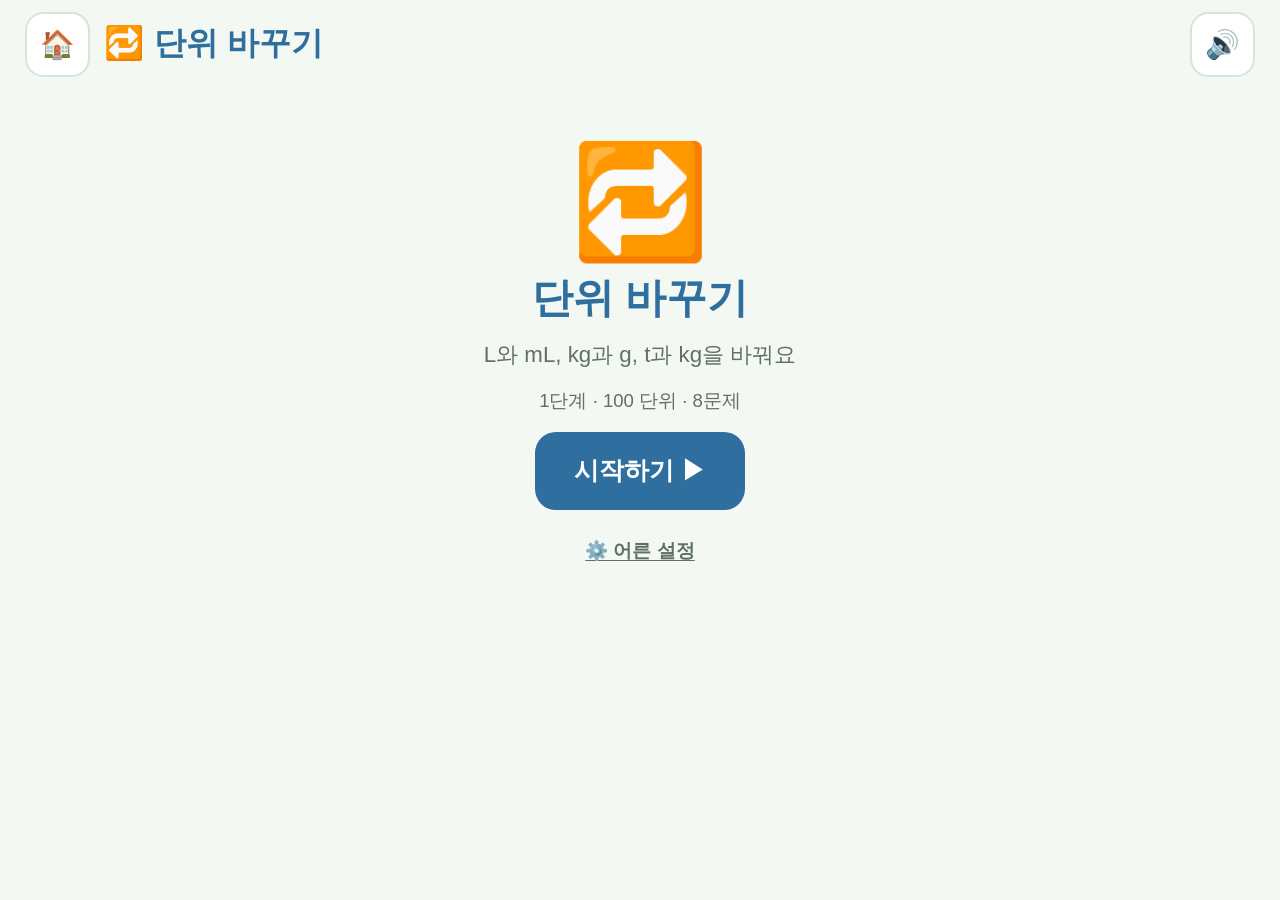
<file: 3-2/04-capacity-weight/measure.html>
<!DOCTYPE html>
<html lang="ko">
<head>
<meta charset="UTF-8" />
<meta name="viewport" content="width=device-width, initial-scale=1.0" />
<title>들이와 무게</title>
<link rel="stylesheet" href="../../shared/tamheom.css?v=23" />
<style>
  .ms-q { font-size: 1.85rem; white-space: nowrap; text-align: center; margin: 6px 0 16px; }
  .ms-pic { display: flex; flex-direction: column; align-items: center; gap: 12px; width: 100%; }
  .ms-note { font-size: 1.15rem; color: var(--ink-soft); text-align: center; }
  .ms-fact { font-size: 1.35rem; font-weight: 800; background: #fff8e1; border: 3px solid #f0c35a; border-radius: 16px; padding: 6px 18px; }

  /* 1000 묶음 그림: 큰 통 = 1 L(1 kg), 작은 컵 = 100 mL(100 g) */
  .units-pic { display: flex; flex-wrap: wrap; gap: 10px 14px; justify-content: center; align-items: flex-end; max-width: 100%; }
  .u-big, .u-small { display: inline-flex; flex-direction: column; align-items: center; font-weight: 800; color: var(--ink-soft); }
  .u-big span:first-child { font-size: 3rem; line-height: 1; }
  .u-small span:first-child { font-size: 1.7rem; line-height: 1; }
  .u-big span:last-child, .u-small span:last-child { font-size: .85rem; }
  .u-small.part { opacity: .8; }

  /* 세로셈 */
  .vcalc { display: grid; grid-template-columns: auto auto auto auto auto; column-gap: 10px; row-gap: 6px; font-size: 2.1rem; font-weight: 800; align-items: center; justify-items: end; }
  .vcalc .op { justify-self: center; }
  .vcalc .u { font-size: 1.3rem; justify-self: start; color: var(--ink-soft); }
  .vcalc .line { grid-column: 1 / -1; height: 4px; background: var(--ink); justify-self: stretch; border-radius: 2px; }
  .vcalc .qm { color: var(--accent); }

  /* 오른쪽 답 칸: 한 칸 [ ] 단위 / 두 칸 (위 줄 · 아래 줄 높이) */
  .fs-one { grid-template-rows: none; display: flex; align-items: center; justify-content: center; gap: 6px; }
  .fs-pair { grid-template-columns: auto auto; column-gap: 6px; }
  .fs-pair > .p-top { grid-column: 1; grid-row: 1; }
  .fs-pair > .p-top-u { grid-column: 2; grid-row: 1; justify-self: start; }
  .fs-pair > .p-bot { grid-column: 1; grid-row: 3; }
  .fs-pair > .p-bot-u { grid-column: 2; grid-row: 3; justify-self: start; }
  .frac-steps .w4.th-slot-sm { width: 82px; }
  .frac-steps .fs-label { font-size: 1.12rem; }
  .frac-steps { column-gap: 8px; }
  .fs-one .th-slot-sm, .fs-pair .th-slot-sm { height: 60px; font-size: 1.9rem; }
  .frac-steps.is-direct .fs-box { display: none; }
  .frac-steps.is-direct > .fs-frac { grid-column: 1 / -1; justify-self: center; }

  /* 알맞은 단위 고르기 */
  .thing { font-size: 9rem; line-height: 1; text-align: center; }
  .thing-name { font-size: 1.6rem; font-weight: 800; text-align: center; }
  .unit-q { display: flex; align-items: center; justify-content: center; gap: 12px; font-size: 3.2rem; font-weight: 900; }
  .unit-box { min-width: 130px; height: 92px; border-radius: 16px; border: 4px dashed var(--accent); display: inline-flex; align-items: center; justify-content: center; color: var(--accent); background: #fff; padding: 0 10px; }
  .u-btns { display: grid; gap: 14px; justify-content: center; }
  .u-btn { height: 130px; min-width: 130px; border-radius: 22px; border: 3px solid var(--line); background: #fff; font-size: 2.6rem; font-weight: 900; color: var(--ink); cursor: pointer; }
  .u-btn.is-picked { border-color: var(--accent); background: var(--accent-soft); }
  .u-btn.is-right { border-color: #2e9d4f; background: #d9f2df; }
  .u-btn.is-wrong { border-color: #b8741f; background: #fdf0e3; }
  .u-side { display: flex; flex-direction: column; align-items: center; gap: 22px; padding-top: 30px; }
  .u-side .th-check { width: 360px; height: 80px; font-size: 1.8rem; }
  .u-help { font-size: 1.15rem; color: var(--retry); text-align: center; min-height: 1.5em; max-width: 430px; }

  .th-play .th-cols { grid-template-columns: minmax(0, 1.2fr) minmax(470px, 1fr); }
  .th-answer-col .th-bottom-play { display: none; }
  .intro-ex { display: grid; grid-template-columns: minmax(0, 1fr) minmax(0, 1fr); gap: 20px; align-items: center; }
  .intro-steps { padding-left: 1.2em; display: flex; flex-direction: column; gap: 8px; font-size: 1.15rem; }
  /* 아이폰 세로 */
  .th-narrow .frac-steps .w4.th-slot-sm { width: 70px; }
  .th-narrow .fs-one .th-slot-sm, .th-narrow .fs-pair .th-slot-sm { height: 52px; font-size: 1.6rem; }
  .th-narrow .frac-steps .fs-label { font-size: 1rem; }
  .th-narrow .vcalc { font-size: 1.7rem; }
  .th-narrow .thing { font-size: 6rem; }
  .th-narrow .unit-q { font-size: 2.4rem; }
  .th-narrow .u-btn { height: 96px; min-width: 100px; font-size: 2.1rem; }
  .th-narrow .u-side { padding-top: 6px; gap: 14px; }
  .th-narrow .u-side .th-check { width: min(300px, 100%); height: 68px; font-size: 1.5rem; }
</style>
</head>
<body>
<script src="../../shared/tamheom.js?v=23"></script>
<script>
(function () {
  const T = Tamheom;
  const { randInt, pick, h } = T;
  const MODE = ({ convert: 'convert', calc: 'calc', unit: 'unit' })[new URLSearchParams(location.search).get('t')] || 'convert';
  // 큰 단위·작은 단위 (1 큰 단위 = 1000 작은 단위)
  const KINDS = {
    cap: { big: 'L', small: 'mL', bigIcon: '🫙', smallIcon: '🥛', word: '들이' },
    wt:  { big: 'kg', small: 'g', bigIcon: '🧱', smallIcon: '🍬', word: '무게' },
    ton: { big: 't', small: 'kg', bigIcon: '🚚', smallIcon: '📦', word: '무게' }
  };
  const fmt = (a, b, k) => [a ? `${a} ${k.big}` : '', b ? `${b} ${k.small}` : ''].filter(Boolean).join(' ') || `0 ${k.small}`;
  const josa = T.josa;
  // 단위 뒤 조사: 리터·밀리리터는 받침 없음, 그램·킬로그램·톤은 받침 있음
  const uj = (u, w, wo) => u + (['L', 'mL'].includes(u) ? wo : w);

  /* ---------- 공통: 단계 풀이 흐름 (마지막 단계 = 최종 답) ---------- */
  function runSteps(ctx, pad, steps, opts) {
    const help = opts.help, stepsBox = opts.stepsBox;
    let mode = opts.direct ? 'direct' : 'steps', cur = 0;
    const last = steps[steps.length - 1];
    steps.forEach(st => { st.wrongs = 0; });
    function focus() {
      steps.forEach((st, i) => { st.box.classList.toggle('is-now', i === cur); st.box.classList.toggle('is-done', i < cur); });
      pad.setSlots(steps[cur].slots);
    }
    if (mode === 'steps') focus();
    else { stepsBox.classList.add('is-direct'); last.box.classList.add('is-now'); pad.setSlots(last.slots); }
    return function check() {
      if (mode === 'direct') {
        if (last.slots.some(s => s.value === '')) { ctx.say('빈칸에 숫자를 써 보자', 'info'); return; }
        if (last.ok()) { last.slots.forEach(s => { s.mark('right'); s.lock(); }); ctx.correct(opts.praise); return; }
        const why = last.why ? last.why() : '';
        last.slots.forEach(s => s.mark('wrong'));
        ctx.wrong((why ? why + (/[?!.]$/.test(why) ? ' ' : '. ') : '괜찮아, ') + '하나씩 같이 해 보자');
        last.slots.forEach(s => s.clear());
        mode = 'steps'; cur = 0;
        stepsBox.classList.remove('is-direct'); last.box.classList.remove('is-now');
        focus();
        return;
      }
      const st = steps[cur];
      if (st.slots.some(s => s.value === '')) { ctx.say('빈칸에 숫자를 써 보자', 'info'); return; }
      if (st.ok()) {
        st.slots.forEach(s => { s.mark('right'); s.lock(); });
        help.innerHTML = '';
        if (cur < steps.length - 1) { cur += 1; focus(); }
        else { steps.forEach(x => { x.box.classList.remove('is-now'); x.box.classList.add('is-done'); }); ctx.correct(opts.praise); }
        return;
      }
      const why = st.why ? st.why() : '';
      st.slots.forEach(s => s.mark('wrong'));
      st.wrongs += 1;
      ctx.wrong(why || undefined);
      if (st.wrongs >= 2) help.innerHTML = '도움: ' + st.help;
      pad.setSlots(st.slots);
    };
  }
  const sm = max => { const s = T.slot({ small: true, max: max || 2, label: '숫자 칸' }); if ((max || 2) >= 4) s.el.classList.add('w4'); else if (max === 3) s.el.classList.add('w4'); return s; };
  // rows: 위에서부터 [{label, slot, unit, step}]
  function stepsLayout(head, rows, finalEl) {
    const stepsBox = h('div', 'frac-steps');
    const qbox = h('div', 'fs-box');
    rows.forEach((r, i) => {
      const row = h('div', 'fs-row');
      row.appendChild(h('span', 'fs-label', r.label));
      row.appendChild(r.slot.el);
      if (r.unit) row.appendChild(h('span', 'fs-unit', r.unit));
      r.step.box = row;
      if (i === 1) qbox.appendChild(h('div', 'fs-gap'));
      qbox.appendChild(row);
    });
    stepsBox.appendChild(h('div', 'fs-head', head));
    stepsBox.appendChild(qbox);
    stepsBox.appendChild(finalEl);
    const help = h('div', 'step-help fs-help');
    stepsBox.appendChild(help);
    return { stepsBox, help };
  }
  function oneFinal(max, unit) {
    const s = sm(max), el = h('div', 'fs-frac fs-one');
    el.appendChild(s.el); el.appendChild(h('span', 'fs-unit', unit));
    return { el, s };
  }
  function pairFinal(maxTop, uTop, maxBot, uBot) {
    const a = sm(maxTop), b = sm(maxBot), el = h('div', 'fs-frac fs-pair');
    a.el.classList.add('p-top'); b.el.classList.add('p-bot');
    el.appendChild(a.el); el.appendChild(h('span', 'fs-unit p-top-u', uTop));
    el.appendChild(b.el); el.appendChild(h('span', 'fs-unit p-bot-u', uBot));
    return { el, a, b };
  }
  // 큰 단위 a개 + 작은 단위 b 그림 (작은 그림 하나 = 100)
  function unitsPic(k, a, b) {
    const box = h('div', 'units-pic');
    for (let i = 0; i < a; i++) box.appendChild(h('span', 'u-big', `<span>${k.bigIcon}</span><span>1 ${k.big}</span>`));
    const hund = Math.floor(b / 100), rest = b % 100;
    for (let i = 0; i < hund; i++) box.appendChild(h('span', 'u-small', `<span>${k.smallIcon}</span><span>100 ${k.small}</span>`));
    if (rest) box.appendChild(h('span', 'u-small part', `<span>${k.smallIcon}</span><span>${rest} ${k.small}</span>`));
    return box;
  }
  function cols(el) {
    const c = h('div', 'th-cols'), left = h('div', 'th-visual'), right = h('div', 'th-answer-col');
    c.appendChild(left); c.appendChild(right); el.appendChild(c);
    return { left, right };
  }

  /* ================= 1) 단위 바꾸기 ================= */
  function makeConvert(level) {
    const kind = level === 3 ? pick(['cap', 'wt', 'ton']) : level === 2 ? pick(['cap', 'wt']) : pick(['cap', 'wt']);
    const a = randInt(1, 9);
    let b;
    if (kind === 'ton') b = 0;
    else if (level === 1) b = randInt(1, 9) * 100;
    else b = pick([randInt(1, 9) * 100, randInt(1, 9) * 100 + randInt(1, 9) * 10, randInt(1, 9) * 10, randInt(1, 99) * 10]);
    if (b >= 1000) b = 900;
    const dir = pick(['toSmall', 'toBig']);
    return { kind, a, b, dir };
  }
  function convertQuestion(el, ctx, p) {
    const k = KINDS[p.kind], total = p.a * 1000 + p.b;
    const { left, right } = cols(el);
    const toSmall = p.dir === 'toSmall';
    left.appendChild(h('div', 'th-question ms-q', toSmall
      ? `${fmt(p.a, p.b, k).replace(/ (\S+)$/, (m0, u) => ' ' + uj(u, '은', '는'))} 몇 ${k.small}일까요?`
      : p.kind === 'ton' ? `${total} ${uj(k.small, '은', '는')} 몇 ${k.big}일까요?` : `${total} ${uj(k.small, '은', '는')} 몇 ${k.big} 몇 ${k.small}일까요?`));
    const pic = h('div', 'ms-pic');
    pic.appendChild(h('div', 'ms-fact', `1 ${k.big} = 1000 ${k.small}`));
    pic.appendChild(unitsPic(k, p.a, p.b));
    if (p.b || p.kind !== 'ton') pic.appendChild(h('div', 'ms-note', p.kind === 'ton' ? `${k.bigIcon} 하나 = 1 ${k.big}` : `${k.bigIcon} 하나 = 1 ${k.big},  ${k.smallIcon} 하나 = 100 ${k.small}`));
    left.appendChild(pic);

    let steps, lay;
    if (toSmall) {
      const a = sm(4), f = oneFinal(4, k.small);
      steps = [
        { slots: [a], ok: () => a.number === p.a * 1000,
          why: () => a.number === p.a ? `1 ${uj(k.big, '은', '는')} 1000 ${k.small}야. ${p.a} ${uj(k.big, '은', '는')}?` : '',
          help: `1 ${k.big} = 1000 ${k.small} → ${p.a} ${k.big} = ${p.a * 1000} ${k.small}` },
        { slots: [f.s], box: f.el, ok: () => f.s.number === total,
          why: () => f.s.number === p.a * 1000 ? `${p.b} ${k.small}도 더해 보자` : f.s.number === p.a * 100 + p.b || f.s.number === p.a * 10 + p.b ? `1 ${uj(k.big, '은', '는')} 1000 ${k.small}야 (0이 3개)` : '',
          help: `${p.a * 1000} + ${p.b} = ${total}` }
      ];
      if (!p.b) steps[1].help = `${p.a} ${k.big} = ${total} ${k.small}`;
      lay = stepsLayout(`${fmt(p.a, p.b, k)} = 몇 ${k.small}?`, [
        { label: `① ${p.a} ${uj(k.big, '은', '는')}`, slot: a, unit: k.small, step: steps[0] }
      ], f.el);
    } else if (p.kind === 'ton') {
      const a = sm(1), f = oneFinal(2, k.big);
      steps = [
        { slots: [a], ok: () => a.number === p.a, why: () => '',
          help: `1000 ${uj(k.small, '이', '가')} ${p.a}번 → ${p.a} ${k.big}` },
        { slots: [f.s], box: f.el, ok: () => f.s.number === p.a, why: () => f.s.number === total ? `${k.big}로 바꿔 보자` : '', help: `${total} ${k.small} = ${p.a} ${k.big}` }
      ];
      lay = stepsLayout(`${total} ${k.small} = 몇 ${k.big}?`, [
        { label: `① 1000 ${uj(k.small, '이', '가')} 몇 번?`, slot: a, unit: '번', step: steps[0] }
      ], f.el);
    } else {
      const a = sm(1), b = sm(3), f = pairFinal(2, k.big, 3, k.small);
      steps = [
        { slots: [a], ok: () => a.number === p.a,
          why: () => a.number === total ? `1000 ${uj(k.small, '이', '가')} <b>몇 번</b> 들어가는지 세어 보자` : '',
          help: `${total} 안에 1000이 ${p.a}번` },
        { slots: [b], ok: () => b.number === p.b,
          why: () => b.number === total ? `1000씩 묶고 <b>남은</b> 것만이야` : '',
          help: `${total} − ${p.a * 1000} = ${p.b}` },
        { slots: [f.a, f.b], box: f.el, ok: () => f.a.number === p.a && f.b.number === p.b,
          why: () => '', help: `${p.a} ${k.big} ${p.b} ${k.small}` }
      ];
      lay = stepsLayout(`${total} ${k.small} = 몇 ${k.big} 몇 ${k.small}?`, [
        { label: `① 1000 ${uj(k.small, '이', '가')} 몇 번?`, slot: a, unit: '번', step: steps[0] },
        { label: `② 남은 것은`, slot: b, unit: k.small, step: steps[1] }
      ], f.el);
      if (!p.b) { // 남은 것이 없으면 ② 빼고 바로 L만
        steps[2].ok = () => f.a.number === p.a && (f.b.number === 0);
      }
    }
    right.appendChild(lay.stepsBox);
    const pad = T.keypad({ slots: [], onCheck: () => check(), checkInPad: true });
    right.appendChild(pad.el);
    const check = runSteps(ctx, pad, steps, { help: lay.help, stepsBox: lay.stepsBox, direct: ctx.level === 3, praise: '단위를 잘 바꿨어!' });
  }

  /* ================= 2) 들이와 무게의 덧셈·뺄셈 ================= */
  function makeCalc(level) {
    const kind = level === 1 ? 'cap' : pick(['cap', 'wt']);
    const op = pick(['+', '−']);
    const regroup = level >= 2 && Math.random() < (level === 2 ? 0.5 : 0.7);
    let a1, b1, a2, b2;
    for (let t = 0; t < 200; t++) {
      a1 = randInt(1, 8); a2 = randInt(1, 8);
      b1 = randInt(1, 9) * 100; b2 = randInt(1, 9) * 100;
      if (op === '+') {
        if (a1 + a2 + (b1 + b2 >= 1000 ? 1 : 0) > 9) continue;
        if (regroup !== (b1 + b2 >= 1000)) continue;
        if (b1 + b2 === 1000) continue;
      } else {
        if (a1 * 1000 + b1 <= a2 * 1000 + b2) continue;
        if (regroup !== (b1 < b2)) continue;
        if (a1 - a2 - (b1 < b2 ? 1 : 0) < 1) continue;
      }
      break;
    }
    return { kind, op, a1, b1, a2, b2 };
  }
  function calcQuestion(el, ctx, p) {
    const k = KINDS[p.kind];
    const v1 = p.a1 * 1000 + p.b1, v2 = p.a2 * 1000 + p.b2;
    const res = p.op === '+' ? v1 + v2 : v1 - v2;
    const ra = Math.floor(res / 1000), rb = res % 1000;
    const up = p.op === '+' ? p.b1 + p.b2 >= 1000 : p.b1 < p.b2;   // 받아올림·받아내림
    const smallRes = p.op === '+' ? p.b1 + p.b2 : (up ? p.b1 + 1000 - p.b2 : p.b1 - p.b2);
    const bigRes = p.op === '+' ? p.a1 + p.a2 : (up ? p.a1 - 1 - p.a2 : p.a1 - p.a2);
    const { left, right } = cols(el);
    left.appendChild(h('div', 'th-question ms-q', `${fmt(p.a1, p.b1, k)} ${p.op} ${fmt(p.a2, p.b2, k)}`));
    const pic = h('div', 'ms-pic');
    const vc = h('div', 'vcalc');
    const cell = (t, c) => vc.appendChild(h('span', c || '', String(t)));
    cell(''); cell(p.a1); cell(k.big, 'u'); cell(p.b1); cell(k.small, 'u');
    cell(p.op, 'op'); cell(p.a2); cell(k.big, 'u'); cell(p.b2); cell(k.small, 'u');
    vc.appendChild(h('div', 'line'));
    cell(''); cell('?', 'qm'); cell(k.big, 'u'); cell('?', 'qm'); cell(k.small, 'u');
    pic.appendChild(vc);
    pic.appendChild(h('div', 'ms-fact', `1 ${k.big} = 1000 ${k.small}`));
    pic.appendChild(h('div', 'ms-note', p.op === '+' ? `${k.small}끼리, ${k.big}끼리 더해요` : `${k.small}끼리, ${k.big}끼리 빼요`));
    left.appendChild(pic);

    const s1 = sm(4), s2 = sm(2), f = pairFinal(2, k.big, 3, k.small);
    const steps = [
      { slots: [s1], ok: () => s1.number === smallRes,
        why: () => (p.op === '−' && up && s1.number === p.b2 - p.b1) ? `거꾸로 빼면 안 돼. 1 ${uj(k.big, '을', '를')} 1000 ${k.small}로 바꿔 보자` : '',
        help: p.op === '+' ? `${p.b1} + ${p.b2} = ${smallRes}` : (up ? `${p.b1}에서 ${josa(p.b2, '을', '를')} 뺄 수 없으니 1 ${k.big}(1000 ${k.small})${['L', 'mL'].includes(k.small) ? '를' : '을'} 빌려 와요: ${p.b1 + 1000} − ${p.b2} = ${smallRes}` : `${p.b1} − ${p.b2} = ${smallRes}`) },
      { slots: [s2], ok: () => s2.number === bigRes,
        why: () => (p.op === '−' && up && s2.number === p.a1 - p.a2) ? `1 ${uj(k.big, '을', '를')} 빌려 줬으니 ${josa(p.a1, '은', '는')} ${josa(p.a1 - 1, '이', '가')} 됐어` : '',
        help: p.op === '+' ? `${p.a1} + ${p.a2} = ${bigRes}` : (up ? `빌려 줘서 ${p.a1 - 1} − ${p.a2} = ${bigRes}` : `${p.a1} − ${p.a2} = ${bigRes}`) },
      { slots: [f.a, f.b], box: f.el, ok: () => f.a.number === ra && f.b.number === rb,
        why: () => (p.op === '+' && up && f.b.number === smallRes) ? `${smallRes} ${uj(k.small, '은', '는')} 1000을 넘어. 1000 ${uj(k.small, '을', '를')} 1 ${k.big}로 올려 보자` : (p.op === '+' && up && f.a.number === bigRes) ? `올린 1 ${uj(k.big, '을', '를')} 더해 보자` : '',
        help: up && p.op === '+' ? `${smallRes} ${k.small} = 1 ${k.big} ${rb} ${k.small} → ${bigRes} + 1 = ${ra} ${k.big}, ${rb} ${k.small}` : `${ra} ${k.big} ${rb} ${k.small}` }
    ];
    const verb = p.op === '+' ? '더하면' : '빼면';
    const lay = stepsLayout(`모두 몇 ${k.big} 몇 ${k.small}?`.replace('모두 ', p.op === '+' ? '모두 ' : '남은 것은 '), [
      { label: `② ${k.big}끼리 ${verb}`, slot: s2, unit: k.big, step: steps[1] },
      { label: `① ${k.small}끼리 ${verb}`, slot: s1, unit: k.small, step: steps[0] }
    ], f.el);
    // 순서는 ① 작은 단위 → ② 큰 단위 → 답
    right.appendChild(lay.stepsBox);
    const pad = T.keypad({ slots: [], onCheck: () => check(), checkInPad: true });
    right.appendChild(pad.el);
    const check = runSteps(ctx, pad, steps, { help: lay.help, stepsBox: lay.stepsBox, direct: ctx.level === 3, praise: p.op === '+' ? '단위끼리 잘 더했어!' : '단위끼리 잘 뺐어!' });
  }

  /* ================= 3) 알맞은 단위 고르기 ================= */
  const THINGS = {
    cap: [
      ['🪣', '양동이의 들이', 5, 'L'], ['💊', '물약 병의 들이', 12, 'mL'], ['🛁', '욕조의 들이', 200, 'L'],
      ['🥤', '종이컵의 들이', 180, 'mL'], ['🧃', '주스 팩의 들이', 200, 'mL'], ['🫖', '주전자의 들이', 2, 'L'],
      ['🥄', '숟가락의 들이', 15, 'mL'], ['🐟', '어항의 들이', 20, 'L'], ['🍼', '우유병의 들이', 250, 'mL'], ['🚰', '물통의 들이', 18, 'L']
    ],
    wt: [
      ['🐱', '고양이의 무게', 4, 'kg'], ['🏀', '농구공의 무게', 650, 'g'], ['🚒', '소방차의 무게', 10, 't'],
      ['🍎', '사과 한 개의 무게', 300, 'g'], ['🍉', '수박의 무게', 6, 'kg'], ['🐘', '코끼리의 무게', 5, 't'],
      ['✏️', '연필의 무게', 6, 'g'], ['🎒', '책가방의 무게', 3, 'kg'], ['🚌', '버스의 무게', 12, 't'], ['🥚', '달걀 한 개의 무게', 60, 'g'], ['🐶', '강아지의 무게', 8, 'kg']
    ]
  };
  function makeUnit(level) {
    const kind = level === 1 ? 'cap' : level === 2 ? 'wt' : pick(['cap', 'wt']);
    const i = randInt(0, THINGS[kind].length - 1);
    return { kind, i };
  }
  function unitQuestion(el, ctx, p) {
    const [icon, name, num, ans] = THINGS[p.kind][p.i];
    const units = p.kind === 'cap' ? ['mL', 'L'] : ['g', 'kg', 't'];
    const { left, right } = cols(el);
    left.appendChild(h('div', 'th-question ms-q', '알맞은 단위를 골라 보세요'));
    const pic = h('div', 'ms-pic');
    pic.appendChild(h('div', 'thing', icon));
    pic.appendChild(h('div', 'thing-name', name));
    const q = h('div', 'unit-q');
    const box = h('span', 'unit-box', '');
    q.appendChild(h('span', '', String(num))); q.appendChild(box);
    pic.appendChild(q);
    left.appendChild(pic);

    const side = h('div', 'u-side');
    side.appendChild(h('div', 'fs-head', '어떤 단위가 알맞을까요?'));
    const btns = h('div', 'u-btns');
    btns.style.gridTemplateColumns = `repeat(${units.length}, 130px)`;
    let chosen = null, done = false, wrongs = 0;
    units.forEach(u => {
      const b = h('button', 'u-btn', u); b.type = 'button';
      b.addEventListener('click', () => {
        if (done) return;
        chosen = u; box.textContent = u;
        btns.querySelectorAll('.u-btn').forEach(x => { x.classList.toggle('is-picked', x === b); x.classList.remove('is-wrong'); });
      });
      btns.appendChild(b);
    });
    side.appendChild(btns);
    const help = h('div', 'u-help');
    side.appendChild(help);
    const ok = h('button', 'th-btn th-btn-primary th-check th-key-check', '확인'); ok.type = 'button';
    side.appendChild(ok);
    right.appendChild(side);
    const hint = () => {
      if (ans === 'mL') return `${num} L면 너무 많아요. 작은 그릇은 mL를 써요`;
      if (ans === 'L') return `${num} mL는 아주 조금이에요. 큰 그릇은 L를 써요`;
      if (ans === 'g') return `${num} kg은 아주 무거워요. 가벼운 물건은 g을 써요`;
      if (ans === 'kg') return `${num} g은 아주 가벼워요. ${num} t은 자동차보다 무거워요`;
      return `${num} kg은 강아지 정도예요. 자동차처럼 아주 무거운 것은 t을 써요`;
    };
    ok.addEventListener('click', () => {
      if (done) return;
      if (!chosen) { ctx.say('단위를 하나 골라 보자', 'info'); return; }
      const b = Array.from(btns.children).find(x => x.textContent === chosen);
      if (chosen === ans) { done = true; b.classList.remove('is-picked'); b.classList.add('is-right'); ctx.correct('알맞은 단위를 잘 골랐어!'); return; }
      wrongs += 1;
      b.classList.remove('is-picked'); b.classList.add('is-wrong');
      const was = chosen;
      chosen = null; box.textContent = '';
      ctx.wrong(wrongs === 1 ? `${num} ${was}… 그만큼이면 어떨지 생각해 보자` : undefined);
      help.innerHTML = '도움: ' + hint();
    });
  }

  /* ---------- 설명 화면 ---------- */
  function intro(el) {
    const box = h('div', 'intro-ex');
    const pic = h('div', 'ms-pic');
    const text = h('div');
    const k = KINDS.cap;
    if (MODE === 'convert') {
      pic.appendChild(h('div', 'ms-fact', '1 L = 1000 mL'));
      pic.appendChild(unitsPic(k, 1, 400));
      text.innerHTML = `<p class="th-question" style="text-align:left;font-size:1.35rem">1 L 400 mL = 1400 mL</p>
        <ol class="intro-steps"><li>1 L = <b>1000 mL</b>, 1 kg = <b>1000 g</b>, 1 t = <b>1000 kg</b></li>
        <li>1 L 400 mL → 1000 mL와 400 mL → <b>1400 mL</b></li>
        <li>3200 mL → 1000 mL가 <b>3번</b>, 남은 것 <b>200 mL</b> → 3 L 200 mL</li></ol>`;
    } else if (MODE === 'calc') {
      const vc = h('div', 'vcalc');
      ['', '2', 'L', '700', 'mL', '−', '1', 'L', '400', 'mL'].forEach((t, i) => vc.appendChild(h('span', ['L', 'mL'].includes(t) ? 'u' : (t === '−' ? 'op' : ''), t)));
      vc.appendChild(h('div', 'line'));
      ['', '1', 'L', '300', 'mL'].forEach(t => vc.appendChild(h('span', ['L', 'mL'].includes(t) ? 'u' : '', t)));
      pic.appendChild(vc);
      text.innerHTML = `<ol class="intro-steps"><li>① <b>mL끼리</b> 먼저: 700 − 400 = 300</li><li>② <b>L끼리</b>: 2 − 1 = 1</li>
        <li>답: <b>1 L 300 mL</b></li><li>mL끼리 더해서 1000이 넘으면 1000 mL를 <b>1 L로 올려요</b></li>
        <li>mL끼리 뺄 수 없으면 1 L를 <b>1000 mL로 빌려 와요</b></li></ol>`;
    } else {
      pic.appendChild(h('div', 'thing', '🪣'));
      pic.appendChild(h('div', 'unit-q', '5 <span class="unit-box">L</span>'));
      text.innerHTML = `<ol class="intro-steps"><li>작은 그릇은 <b>mL</b>, 큰 그릇은 <b>L</b></li>
        <li>가벼운 물건은 <b>g</b>, 사람·동물은 <b>kg</b>, 자동차처럼 아주 무거운 것은 <b>t</b></li>
        <li>단위 버튼을 고르고 확인!</li></ol>`;
    }
    box.appendChild(pic); box.appendChild(text);
    el.appendChild(box);
  }

  const META = {
    convert: { title: '단위 바꾸기', emoji: '🔁', sub: 'L와 mL, kg과 g, t과 kg을 바꿔요', id: 'measure-convert',
      levels: [
        { name: '100 단위', desc: '1 L 400 mL ↔ 1400 mL 처럼 100 단위. 차근차근.' },
        { name: '10 단위까지', desc: '1020 g 처럼 10 단위까지. 차근차근.' },
        { name: '바로 답 쓰기', desc: 't과 kg까지. 답만 써요. 틀리면 풀이 칸이 나와요.' }
      ] },
    calc: { title: '들이와 무게 계산', emoji: '➕', sub: '들이와 무게를 더하고 빼요', id: 'measure-calc',
      levels: [
        { name: '들이 덧셈·뺄셈', desc: 'L와 mL. 받아올림·받아내림 없이. 차근차근.' },
        { name: '들이·무게, 올리고 빌리기', desc: 'mL끼리 1000을 넘거나 뺄 수 없는 문제도 나와요.' },
        { name: '바로 답 쓰기', desc: '답만 써요. 틀리면 풀이 칸이 나와요.' }
      ] },
    unit: { title: '알맞은 단위', emoji: '⚖️', sub: '물건에 알맞은 들이·무게 단위를 골라요', id: 'measure-unit',
      levels: [
        { name: '들이: mL와 L', desc: '그릇에 알맞은 들이 단위를 골라요.' },
        { name: '무게: g, kg, t', desc: '물건에 알맞은 무게 단위를 골라요.' },
        { name: '섞어서', desc: '들이와 무게가 섞여 나와요.' }
      ] }
  }[MODE];

  document.title = META.title;
  T.activity({
    id: META.id,
    title: META.title,
    emoji: META.emoji,
    accent: '#2f6f9f',
    accentSoft: '#e7f1fa',
    oneLineTop: true,
    toast: true,
    subtitle: META.sub,
    levels: META.levels,
    intro,
    question(el, ctx) {
      const make = { convert: makeConvert, calc: makeCalc, unit: makeUnit }[MODE];
      const p = ctx.review || make(ctx.level);
      ctx.setData(p);
      window.__ms = p;
      if (MODE === 'convert') convertQuestion(el, ctx, p);
      else if (MODE === 'calc') calcQuestion(el, ctx, p);
      else unitQuestion(el, ctx, p);
    }
  });
})();
</script>
</body>
</html>
</file>
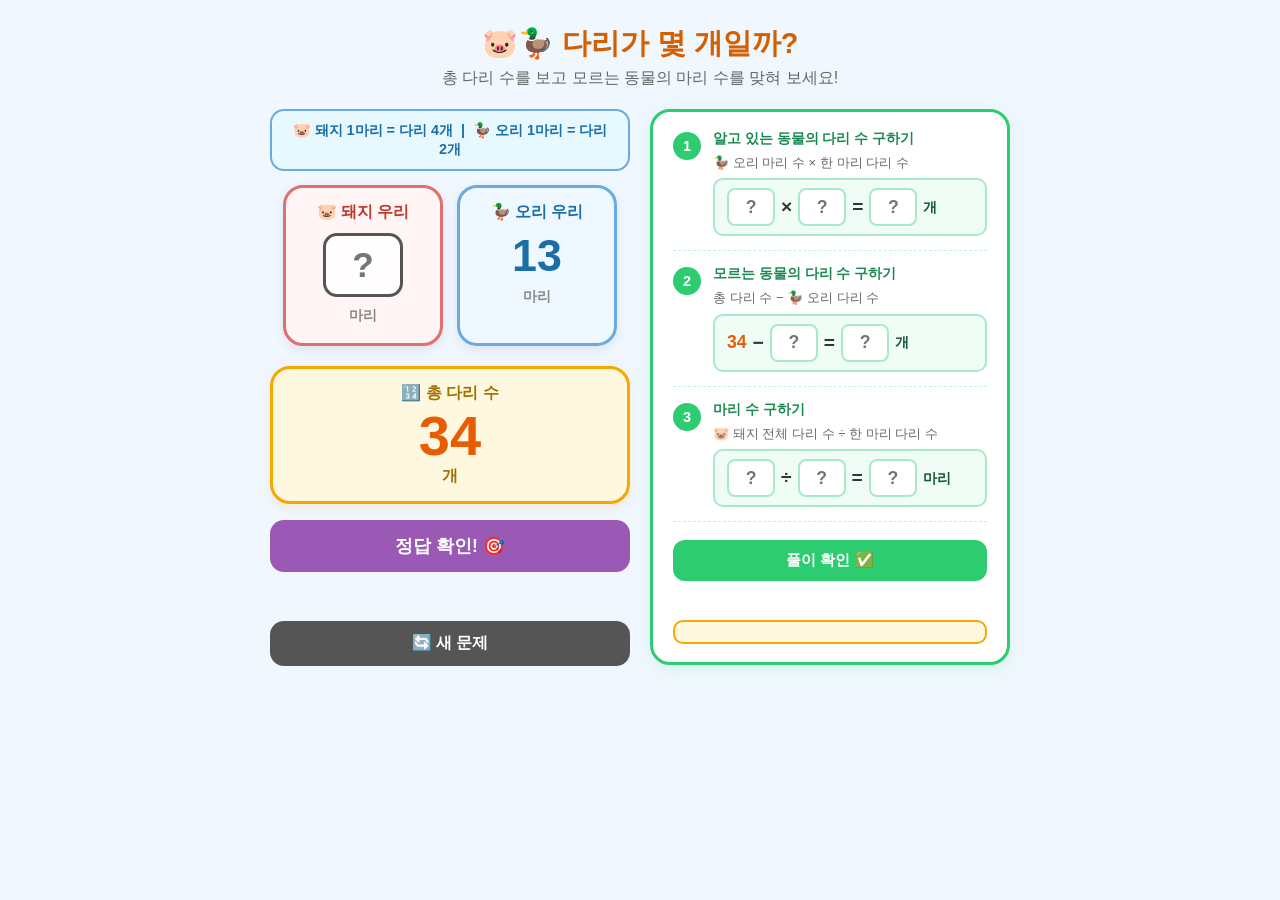
<file: 3-2/04-multiplication/animal-legs.html>
<!DOCTYPE html>
<html lang="ko">
<head>
<meta charset="UTF-8"/>
<meta name="viewport" content="width=device-width, initial-scale=1.0"/>
<title>동물 다리 수 문제</title>
<style>
  * { box-sizing: border-box; margin: 0; padding: 0; }
  body {
    font-family: 'Nanum Gothic', sans-serif;
    background: #f0f7ff;
    min-height: 100vh;
    padding: 24px 16px;
    color: #222;
  }
  h1 { text-align: center; font-size: 1.8rem; color: #d45f00; margin-bottom: 4px; }
  .subtitle { text-align: center; font-size: 1rem; color: #666; margin-bottom: 20px; }
  .hint-area {
    margin: 0 auto 0px;
    background: #e8f8ff; border: 2px solid #6aabdf;
    border-radius: 14px; padding: 10px 16px;
    font-size: 0.9rem; color: #1a6fa8; font-weight: bold; text-align: center;
  }

  /* ── 레이아웃 ── */
  .main-layout {
    display: flex; gap: 20px; justify-content: center; align-items: flex-start;
    max-width: 860px; margin: 0 auto; flex-wrap: wrap;
  }
  .problem-area { flex: 0 0 360px; min-width: 280px; }

  /* ── 우리 ── */
  .pens { display: flex; gap: 14px; justify-content: center; margin-bottom: 20px; }
  .pen {
    background: #fff; border: 3px solid #aaa; border-radius: 20px;
    padding: 14px 14px 18px; width: 160px; flex-shrink: 0;
    display: flex; flex-direction: column; align-items: center; gap: 10px;
    box-shadow: 0 4px 12px rgba(0,0,0,0.08);
  }
  .pen.pig-pen  { border-color: #e07070; background: #fff5f5; }
  .pen.duck-pen { border-color: #6aabdf; background: #f0f8ff; }
  .pen-title { font-size: 1rem; font-weight: 900; }
  .pig-pen  .pen-title { color: #c0392b; }
  .duck-pen .pen-title { color: #1a6fa8; }
  .pen-count { font-size: 2.8rem; font-weight: 900; line-height: 1; }
  .pen-label { font-size: 0.85rem; font-weight: bold; color: #888; }
  .pen-answer-input {
    width: 80px; height: 64px; font-size: 2.2rem; font-weight: 900;
    text-align: center; border-radius: 14px; border: 3px dashed #ccc;
    outline: none; background: transparent; -moz-appearance: textfield;
    transition: border-color 0.2s, background 0.2s;
  }
  .pen-answer-input::-webkit-outer-spin-button,
  .pen-answer-input::-webkit-inner-spin-button { -webkit-appearance: none; }
  .pig-pen  .pen-answer-input { border-color: #e07070; color: #c0392b; }
  .duck-pen .pen-answer-input { border-color: #6aabdf; color: #1a6fa8; }
  .pen-answer-input:focus { border-style: solid; border-color: #555; background: rgba(255,255,255,0.8); }
  .pen-answer-input.correct { border-style: solid; background: #d5f5e3; border-color: #2e8c1a; color: #2e8c1a; }
  .pen-answer-input.wrong   { border-style: solid; background: #fde8e8; border-color: #c0392b; color: #c0392b; }

  /* ── 총 다리 수 ── */
  .total-legs-area {
    text-align: center; margin: 0 auto 16px;
    background: #fff8e1; border: 3px solid #f5a800;
    border-radius: 20px; padding: 14px 24px;
    box-shadow: 0 4px 12px rgba(245,168,0,0.15);
  }
  .total-label  { font-size: 1rem; font-weight: bold; color: #a07000; margin-bottom: 4px; }
  .total-number { font-size: 3.5rem; font-weight: 900; color: #e85d04; line-height: 1; }
  .total-unit   { font-size: 1rem; font-weight: bold; color: #a07000; margin-top: 2px; }

  /* ── 버튼 ── */
  .btn-area { display: flex; flex-direction: column; gap: 10px; }
  .btn-check {
    width: 100%; padding: 14px; font-size: 1.1rem; font-weight: 900;
    background: #9b59b6; color: white; border: none; border-radius: 14px;
    cursor: pointer; transition: background 0.2s, transform 0.15s;
  }
  .btn-check:hover  { background: #7d3c98; }
  .btn-check:active { transform: scale(0.97); }
  .result-msg { text-align: center; font-size: 1.2rem; font-weight: 900; min-height: 1.8rem; }
  .result-msg.correct { color: #2e8c1a; }
  .result-msg.wrong   { color: #c0392b; }
  .btn-reset {
    width: 100%; padding: 12px; font-size: 1rem; font-weight: bold;
    background: #555; color: white; border: none; border-radius: 14px;
    cursor: pointer; transition: background 0.2s, transform 0.15s;
  }
  .btn-reset:hover  { background: #333; }
  .btn-reset:active { transform: scale(0.97); }

  /* ── 풀이 영역 ── */
  .guide-area {
    flex: 0 0 360px; min-width: 280px;
    background: #fff; border: 3px solid #2ecc71;
    border-radius: 20px; padding: 18px 20px;
    box-shadow: 0 4px 16px rgba(46,204,113,0.12);
  }
.step { display: flex; gap: 12px; align-items: flex-start; margin-bottom: 14px; }
  .step-num {
    flex-shrink: 0; width: 28px; height: 28px;
    background: #2ecc71; color: white; border-radius: 50%;
    display: flex; align-items: center; justify-content: center;
    font-size: 0.9rem; font-weight: 900; margin-top: 2px;
  }
  .step-body { flex: 1; }
  .step-label { font-size: 0.85rem; font-weight: 900; color: #1a8a50; margin-bottom: 6px; }
  .step-hint  { font-size: 0.82rem; color: #666; margin-bottom: 6px; line-height: 1.4; }
  .step-divider { border: none; border-top: 1px dashed #c8f0dc; margin: 0 0 14px 0; }

  /* ── 계산 입력 행 ── */
  .calc-row {
    display: flex; align-items: center; gap: 6px;
    background: #f0fdf7; border: 2px solid #a8eac8;
    border-radius: 10px; padding: 8px 12px;
    flex-wrap: wrap;
  }
  .calc-op  { font-size: 1.2rem; font-weight: 900; color: #333; }
  .calc-fix { font-size: 1.1rem; font-weight: 900; color: #e85d04; }
  .calc-unit { font-size: 0.9rem; font-weight: bold; color: #155a35; }

  /* 풀이 입력칸 */
  .si {
    width: 48px; height: 38px;
    font-size: 1.1rem; font-weight: 900;
    text-align: center; border-radius: 8px;
    border: 2px solid #a8eac8; outline: none;
    background: #fff; color: #333;
    -moz-appearance: textfield;
    transition: border-color 0.2s, background 0.2s;
  }
  .si::-webkit-outer-spin-button,
  .si::-webkit-inner-spin-button { -webkit-appearance: none; }
  .si:focus { border-color: #2ecc71; }
  .si.ok    { background: #d5f5e3; border-color: #2e8c1a; color: #2e8c1a; }
  .si.ng    { background: #fde8e8; border-color: #c0392b; color: #c0392b; }

  /* 최종 정답 박스 */
  .final-box {
    background: #fff8e1; border: 2px solid #f5a800;
    border-radius: 10px; padding: 10px 14px;
    font-size: 1rem; font-weight: 900; color: #7a5000;
    text-align: center; line-height: 1.7;
  }
  .final-box .big { font-size: 1.3rem; color: #e85d04; }

  /* 풀이 확인 버튼 */
  .btn-guide-check {
    width: 100%; padding: 10px; font-size: 0.95rem; font-weight: 900;
    background: #2ecc71; color: white; border: none; border-radius: 12px;
    cursor: pointer; margin-top: 4px;
    transition: background 0.2s, transform 0.15s;
  }
  .btn-guide-check:hover  { background: #27ae60; }
  .btn-guide-check:active { transform: scale(0.97); }
  .guide-result { text-align: center; font-size: 0.95rem; font-weight: 900; margin-top: 6px; min-height: 1.4rem; }
  .guide-result.ok { color: #2e8c1a; }
  .guide-result.ng { color: #c0392b; }
</style>
</head>
<body>

<h1>🐷🦆 다리가 몇 개일까?</h1>
<p class="subtitle">총 다리 수를 보고 모르는 동물의 마리 수를 맞혀 보세요!</p>

<div class="main-layout">

  <!-- 왼쪽: 문제 -->
  <div class="problem-area">
    <div class="hint-area" style="margin-bottom:14px">
      🐷 돼지 1마리 = 다리 4개 &nbsp;|&nbsp; 🦆 오리 1마리 = 다리 2개
    </div>
    <div class="pens">
      <div class="pen pig-pen">
        <div class="pen-title">🐷 돼지 우리</div>
        <div id="pig-display"></div>
        <div class="pen-label" id="pig-label">마리</div>
      </div>
      <div class="pen duck-pen">
        <div class="pen-title">🦆 오리 우리</div>
        <div id="duck-display"></div>
        <div class="pen-label" id="duck-label">마리</div>
      </div>
    </div>

    <div class="total-legs-area">
      <div class="total-label">🔢 총 다리 수</div>
      <div class="total-number" id="total-legs">-</div>
      <div class="total-unit">개</div>
    </div>

    <div class="btn-area">
      <button class="btn-check" onclick="checkAnswer()">정답 확인! 🎯</button>
      <div class="result-msg" id="result-msg"></div>
      <button class="btn-reset" onclick="newProblem()">🔄 새 문제</button>
    </div>
  </div>

  <!-- 오른쪽: 풀이 -->
  <div class="guide-area">
    <!-- STEP 1 -->
    <div class="step">
      <div class="step-num">1</div>
      <div class="step-body">
        <div class="step-label">알고 있는 동물의 다리 수 구하기</div>
        <div class="step-hint" id="g-hint1"></div>
        <div class="calc-row">
          <input class="si" id="g1a" type="number" min="0" placeholder="?"/>
          <span class="calc-op">×</span>
          <input class="si" id="g1b" type="number" min="0" placeholder="?"/>
          <span class="calc-op">=</span>
          <input class="si" id="g1c" type="number" min="0" placeholder="?"/>
          <span class="calc-unit">개</span>
        </div>
      </div>
    </div>
    <hr class="step-divider"/>

    <!-- STEP 2 -->
    <div class="step">
      <div class="step-num">2</div>
      <div class="step-body">
        <div class="step-label">모르는 동물의 다리 수 구하기</div>
        <div class="step-hint" id="g-hint2"></div>
        <div class="calc-row">
          <span class="calc-fix" id="g2-total"></span>
          <span class="calc-op">−</span>
          <input class="si" id="g2b" type="number" min="0" placeholder="?"/>
          <span class="calc-op">=</span>
          <input class="si" id="g2c" type="number" min="0" placeholder="?"/>
          <span class="calc-unit">개</span>
        </div>
      </div>
    </div>
    <hr class="step-divider"/>

    <!-- STEP 3 -->
    <div class="step">
      <div class="step-num">3</div>
      <div class="step-body">
        <div class="step-label">마리 수 구하기</div>
        <div class="step-hint" id="g-hint3"></div>
        <div class="calc-row">
          <input class="si" id="g3a" type="number" min="0" placeholder="?"/>
          <span class="calc-op">÷</span>
          <input class="si" id="g3b" type="number" min="0" placeholder="?"/>
          <span class="calc-op">=</span>
          <input class="si" id="g3c" type="number" min="0" placeholder="?"/>
          <span class="calc-unit">마리</span>
        </div>
      </div>
    </div>
    <hr class="step-divider"/>

    <button class="btn-guide-check" onclick="checkGuide()">풀이 확인 ✅</button>
    <div class="guide-result" id="guide-result"></div>
    <div class="final-box" id="guide-final" style="margin-top:10px"></div>
  </div>

</div>

<script>
let hiddenAnimal = '';
let pigCount = 0, duckCount = 0, totalLegs = 0;

function randInt(min, max) { return Math.floor(Math.random() * (max - min + 1)) + min; }

function newProblem() {
  let legs, pig, duck, tries = 0;
  while (true) {
    tries++;
    legs = randInt(15, 40) * 2;
    const pigMax = Math.floor((legs - 4) / 4);
    if (pigMax < 2) continue;
    pig  = randInt(2, pigMax);
    duck = (legs - pig * 4) / 2;
    if (duck >= 2 && Number.isInteger(duck)) break;
    if (tries > 200) { legs = 36; pig = 3; duck = 12; break; }
  }
  pigCount = pig; duckCount = duck; totalLegs = legs;
  hiddenAnimal = Math.random() < 0.5 ? 'pig' : 'duck';

  const pigDisp  = document.getElementById('pig-display');
  const duckDisp = document.getElementById('duck-display');

  if (hiddenAnimal === 'pig') {
    pigDisp.innerHTML  = `<input class="pen-answer-input" id="ans-input" type="number" min="0" placeholder="?" onkeydown="if(event.key==='Enter') checkAnswer()"/>`;
    duckDisp.innerHTML = `<div class="pen-count" style="color:#1a6fa8">${duckCount}</div>`;
    document.getElementById('pig-label').textContent  = '마리';
    document.getElementById('duck-label').textContent = '마리';
  } else {
    duckDisp.innerHTML = `<input class="pen-answer-input" id="ans-input" type="number" min="0" placeholder="?" onkeydown="if(event.key==='Enter') checkAnswer()"/>`;
    pigDisp.innerHTML  = `<div class="pen-count" style="color:#c0392b">${pigCount}</div>`;
    document.getElementById('duck-label').textContent = '마리';
    document.getElementById('pig-label').textContent  = '마리';
  }

  document.getElementById('total-legs').textContent = legs;

  // 풀이 힌트 텍스트 (한 줄)
  const knownAnimal  = hiddenAnimal === 'pig' ? 'duck' : 'pig';
  const knownEmoji   = knownAnimal === 'pig' ? '🐷' : '🦆';
  const knownName    = knownAnimal === 'pig' ? '돼지' : '오리';
  const knownLegs    = knownAnimal === 'pig' ? 4 : 2;
  const knownCount   = knownAnimal === 'pig' ? pigCount : duckCount;
  const hiddenEmoji  = hiddenAnimal === 'pig' ? '🐷' : '🦆';
  const hiddenName   = hiddenAnimal === 'pig' ? '돼지' : '오리';
  const hiddenLegs   = hiddenAnimal === 'pig' ? 4 : 2;

  document.getElementById('g-hint1').textContent =
    `${knownEmoji} ${knownName} 마리 수 × 한 마리 다리 수`;
  document.getElementById('g-hint2').textContent =
    `총 다리 수 − ${knownEmoji} ${knownName} 다리 수`;
  document.getElementById('g-hint3').textContent =
    `${hiddenEmoji} ${hiddenName} 전체 다리 수 ÷ 한 마리 다리 수`;

  document.getElementById('g2-total').textContent = legs;

  // 입력칸 초기화
  ['g1a','g1b','g1c','g2b','g2c','g3a','g3b','g3c'].forEach(id => {
    const el = document.getElementById(id);
    el.value = ''; el.className = 'si';
    el.disabled = false;
  });

  const msg = document.getElementById('result-msg');
  msg.textContent = ''; msg.className = 'result-msg';
  document.getElementById('guide-result').textContent = '';
  document.getElementById('guide-result').className = 'guide-result';
  document.getElementById('guide-final').textContent = '';

  setTimeout(() => { const i = document.getElementById('ans-input'); if (i) i.focus(); }, 50);
}

function checkAnswer() {
  const inp = document.getElementById('ans-input');
  const msg = document.getElementById('result-msg');
  const ans = parseInt(inp.value);
  if (isNaN(ans)) { msg.textContent = '숫자를 입력해 주세요!'; msg.className = 'result-msg wrong'; return; }
  const correct = hiddenAnimal === 'pig' ? pigCount : duckCount;
  if (ans === correct) {
    inp.className = 'pen-answer-input correct'; inp.disabled = true;
    msg.textContent = '🎉 정답이에요! 완벽해요!'; msg.className = 'result-msg correct';
  } else {
    inp.className = 'pen-answer-input wrong';
    msg.textContent = '❌ 틀렸어요. ' + (ans > correct ? '너무 많아요!' : '조금 더 많아요!') + ' 다시 생각해봐요 💪';
    msg.className = 'result-msg wrong'; inp.select();
  }
}

function checkGuide() {
  const knownAnimal = hiddenAnimal === 'pig' ? 'duck' : 'pig';
  const knownCount  = knownAnimal === 'pig' ? pigCount : duckCount;
  const knownLegs   = knownAnimal === 'pig' ? 4 : 2;
  const knownTotal  = knownCount * knownLegs;
  const hiddenLegs  = hiddenAnimal === 'pig' ? 4 : 2;
  const hiddenTotal = totalLegs - knownTotal;
  const hiddenCount = hiddenAnimal === 'pig' ? pigCount : duckCount;
  const hiddenEmoji = hiddenAnimal === 'pig' ? '🐷' : '🦆';
  const hiddenName  = hiddenAnimal === 'pig' ? '돼지' : '오리';

  // 정답표
  const answers = {
    g1a: knownCount, g1b: knownLegs, g1c: knownTotal,
    g2b: knownTotal, g2c: hiddenTotal,
    g3a: hiddenTotal, g3b: hiddenLegs, g3c: hiddenCount
  };

  let allOk = true;
  Object.entries(answers).forEach(([id, correct]) => {
    const el = document.getElementById(id);
    const val = parseInt(el.value);
    if (isNaN(val)) { el.className = 'si ng'; allOk = false; }
    else if (val === correct) { el.className = 'si ok'; }
    else { el.className = 'si ng'; allOk = false; }
  });

  const res = document.getElementById('guide-result');
  const fin = document.getElementById('guide-final');
  if (allOk) {
    res.textContent = '🎉 풀이가 모두 맞아요!'; res.className = 'guide-result ok';
    fin.innerHTML = `${hiddenEmoji} ${hiddenName}는 모두 <span class="big">${hiddenCount}마리</span>예요! 🎉`;
  } else {
    res.textContent = '❌ 틀린 칸이 있어요. 빨간 칸을 다시 확인해봐요!'; res.className = 'guide-result ng';
    fin.textContent = '';
  }
}

newProblem();
</script>
</body>
</html>
</file>
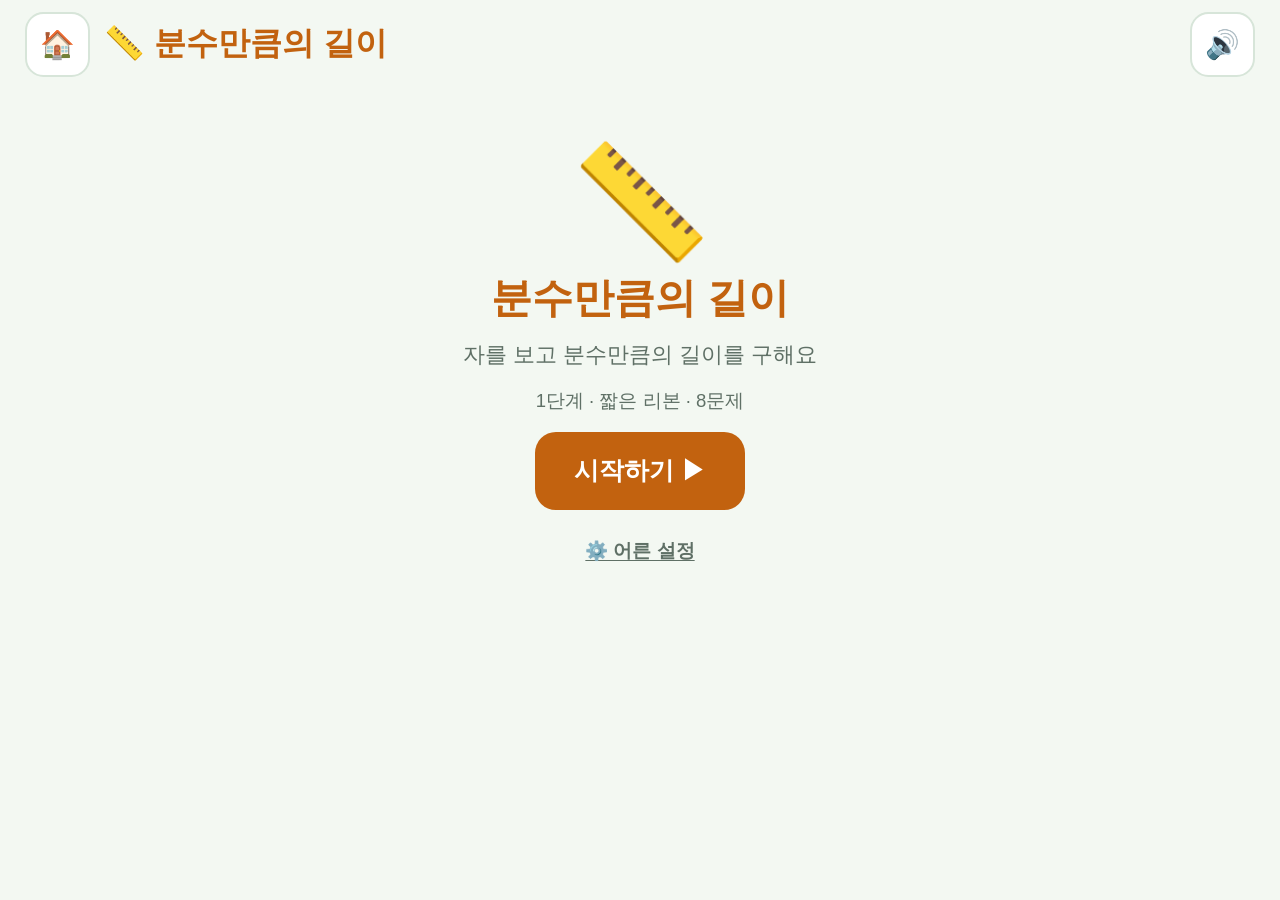
<file: 3-2/05-fractions/fraction-more.html>
<!DOCTYPE html>
<html lang="ko">
<head>
<meta charset="UTF-8" />
<meta name="viewport" content="width=device-width, initial-scale=1.0" />
<title>분수</title>
<link rel="stylesheet" href="../../shared/tamheom.css?v=23" />
<style>
  /* 문제 문장: 한 줄, 큰 글씨 */
  .fm-q { font-size: 1.9rem; white-space: nowrap; text-align: center; margin: 6px 0 14px; }
  .fm-pic { display: flex; flex-direction: column; align-items: center; gap: 10px; width: 100%; }
  .fm-pic svg { display: block; max-width: 100%; height: auto; }
  .fm-note { font-size: 1.15rem; color: var(--ink-soft); text-align: center; min-height: 1.5em; }

  /* 자 (분수만큼의 길이) */
  .tape-part { fill: #fde7c8; stroke: #c2620f; stroke-width: 2; }
  .tape-part.on { fill: #f4a261; }
  .ruler-body { fill: #fff8e6; stroke: #8a7a66; stroke-width: 2; }
  .ruler-tick { stroke: #6b5a45; stroke-width: 1.6; }
  .ruler-num { font-size: 15px; font-weight: 700; fill: #6b5a45; }
  .tape-lab { font-size: 17px; font-weight: 800; fill: #c2620f; }

  /* 막대 그림 (여러 가지 분수, 크기 비교) */
  .cell { fill: #fff; stroke: #8a7a66; stroke-width: 2; }
  .cell.on { fill: var(--cell-on, #9fd3a8); }
  .whole { fill: none; stroke: #4a3f33; stroke-width: 3.5; rx: 6; }
  .bar-lab { font-size: 20px; font-weight: 800; fill: var(--ink); }

  /* 대분수 답 칸: [자연수] [분수] */
  .fs-mixed { grid-template-columns: auto auto; column-gap: 6px; }
  .fs-mixed > .mx-whole { grid-column: 1; grid-row: 1 / 4; align-self: center; }
  .fs-mixed > .mx-num { grid-column: 2; grid-row: 1; }
  .fs-mixed > .fs-line { grid-column: 2; grid-row: 2; }
  .fs-mixed > .mx-den { grid-column: 2; grid-row: 3; }
  .fs-mixed .mx-whole.th-slot-sm { height: 64px; width: 58px; font-size: 2rem; }
  .fs-cm { grid-template-rows: none; display: flex; align-items: center; justify-content: center; gap: 6px; }
  .fs-cm .th-slot-sm { height: 62px; width: 64px; font-size: 2rem; }
  .frac-steps.is-direct .fs-box { display: none; }
  .frac-steps.is-direct > .fs-frac { grid-column: 1 / -1; justify-self: center; }

  /* 크기 비교: > = < 큰 버튼 */
  .cmp-q { display: flex; align-items: center; justify-content: center; gap: 18px; font-size: 2.4rem; font-weight: 900; margin: 4px 0 14px; }
  .cmp-q .th-mini-frac { font-size: 1.7rem; }
  .cmp-circle { width: 72px; height: 72px; border-radius: 50%; border: 4px solid var(--accent); display: flex; align-items: center; justify-content: center; font-size: 2.6rem; color: var(--accent); background: #fff; }
  .mixed { display: inline-flex; align-items: center; gap: 4px; }
  .cmp-btns { display: grid; grid-template-columns: repeat(3, 110px); gap: 14px; justify-content: center; }
  .cmp-btn { height: 110px; border-radius: 22px; border: 3px solid var(--line); background: #fff; font-size: 3.4rem; font-weight: 900; color: var(--ink); cursor: pointer; }
  .cmp-btn:active { transform: scale(.96); }
  .cmp-btn.is-right { border-color: #2e9d4f; background: #d9f2df; }
  .cmp-btn.is-wrong { border-color: #b8741f; background: #fdf0e3; }
  .cmp-side { display: flex; flex-direction: column; align-items: center; gap: 18px; }
  .cmp-side .th-check { width: 360px; height: 80px; font-size: 1.8rem; }
  .cmp-help { font-size: 1.15rem; color: var(--retry); text-align: center; min-height: 1.5em; max-width: 380px; }

  .th-play .th-cols { grid-template-columns: minmax(0, 1.25fr) minmax(460px, 1fr); }
  .th-answer-col .th-bottom-play { display: none; }
  .intro-ex { display: grid; grid-template-columns: minmax(0, 1fr) minmax(0, 1fr); gap: 20px; align-items: center; }
  .intro-steps { padding-left: 1.2em; display: flex; flex-direction: column; gap: 8px; font-size: 1.15rem; }
  /* 아이폰 세로 */
  .th-narrow .cmp-btns { grid-template-columns: repeat(3, 88px); }
  .th-narrow .cmp-btn { height: 88px; font-size: 2.8rem; }
  .th-narrow .cmp-side .th-check { width: min(300px, 100%); height: 68px; font-size: 1.5rem; }
  .th-narrow .cmp-q { gap: 12px; font-size: 2rem; }
</style>
</head>
<body>
<script src="../../shared/tamheom.js?v=23"></script>
<script>
(function () {
  const T = Tamheom;
  const { randInt, pick, h, fracHTML, fracJosa } = T;
  const MODE = ({ length: 'length', kinds: 'kinds', compare: 'compare' })[new URLSearchParams(location.search).get('t')] || 'length';
  const SVGNS = 'http://www.w3.org/2000/svg';
  const NUM = s => `<span class="num-c">${s}</span>`;
  const DEN = s => `<span class="den-c">${s}</span>`;
  function svg(tag, attrs) {
    const e = document.createElementNS(SVGNS, tag);
    Object.entries(attrs || {}).forEach(([k, v]) => e.setAttribute(k, v));
    return e;
  }
  // 대분수 글: 2와 1/4
  const mixedHTML = (w, n, d) => n ? `<span class="mixed">${w}${fracHTML(n, d)}</span>` : String(w);
  // 조사: 분수는 분자 읽기, 대분수도 분자 읽기를 따름
  const josaNum = (n, a, b) => ([0, 1, 3, 6, 7, 8].includes(n % 10) ? a : b);

  /* ---------- 공통: 단계 풀이 흐름 ----------
   * steps: [{ slots, ok, why, help, box }] 마지막 단계가 최종 답.
   * direct: true 이면 최종 답만 먼저 (틀리면 단계로)
   */
  function runSteps(ctx, pad, steps, opts) {
    const help = opts.help, stepsBox = opts.stepsBox;
    let mode = opts.direct ? 'direct' : 'steps', cur = 0;
    const last = steps[steps.length - 1];
    steps.forEach(st => { st.wrongs = 0; });
    function focus() {
      steps.forEach((st, i) => { st.box.classList.toggle('is-now', i === cur); st.box.classList.toggle('is-done', i < cur); });
      pad.setSlots(steps[cur].slots);
    }
    if (mode === 'steps') focus();
    else { stepsBox.classList.add('is-direct'); last.box.classList.add('is-now'); pad.setSlots(last.slots); }

    return function check() {
      if (mode === 'direct') {
        if (last.slots.some(s => s.value === '')) { ctx.say('빈칸에 숫자를 써 보자', 'info'); return; }
        if (last.ok()) {
          last.slots.forEach(s => { s.mark('right'); s.lock(); });
          if (opts.onDone) opts.onDone();
          ctx.correct(opts.praise);
          return;
        }
        const why = last.why();
        last.slots.forEach(s => s.mark('wrong'));
        ctx.wrong((why ? why + (/[?!.]$/.test(why) ? ' ' : '. ') : '괜찮아, ') + '하나씩 같이 해 보자');
        last.slots.forEach(s => s.clear());
        mode = 'steps'; cur = 0;
        stepsBox.classList.remove('is-direct');
        last.box.classList.remove('is-now');
        if (opts.onSteps) opts.onSteps();
        focus();
        return;
      }
      const st = steps[cur];
      if (st.slots.some(s => s.value === '')) { ctx.say('빈칸에 숫자를 써 보자', 'info'); return; }
      if (st.ok()) {
        st.slots.forEach(s => { s.mark('right'); s.lock(); });
        help.innerHTML = '';
        if (st.onOk) st.onOk();
        if (cur < steps.length - 1) { cur += 1; focus(); }
        else {
          steps.forEach(x => { x.box.classList.remove('is-now'); x.box.classList.add('is-done'); });
          if (opts.onDone) opts.onDone();
          ctx.correct(opts.praise);
        }
        return;
      }
      const why = st.why ? st.why() : '';
      st.slots.forEach(s => s.mark('wrong'));
      st.wrongs += 1;
      ctx.wrong(why || undefined);
      if (st.wrongs >= 2) help.innerHTML = '도움: ' + st.help;
      pad.setSlots(st.slots);
    };
  }

  // [①② 박스] + 옆 최종 답. rows: 위에서부터 보일 순서 [{label, slot, unit, step}]
  function stepsLayout(head, rows, finalEl) {
    const stepsBox = h('div', 'frac-steps');
    const qbox = h('div', 'fs-box');
    rows.forEach((r, i) => {
      const row = h('div', 'fs-row');
      row.appendChild(h('span', 'fs-label', r.label));
      row.appendChild(r.slot.el);
      if (r.unit) row.appendChild(h('span', 'fs-unit', r.unit));
      r.step.box = row;
      if (i === 1) qbox.appendChild(h('div', 'fs-gap'));
      qbox.appendChild(row);
    });
    stepsBox.appendChild(h('div', 'fs-head', head));
    stepsBox.appendChild(qbox);
    stepsBox.appendChild(finalEl);
    const help = h('div', 'step-help fs-help');
    stepsBox.appendChild(help);
    return { stepsBox, help };
  }
  const sm = (cls, max) => { const s = T.slot({ small: true, max: max || 2, label: '숫자 칸' }); if (cls) s.el.classList.add(cls); return s; };
  function fracFinal() {
    const fn = sm('num-s'), fd = sm('den-s');
    const fr = h('div', 'fs-frac');
    fr.appendChild(fn.el); fr.appendChild(h('div', 'fs-line')); fr.appendChild(fd.el);
    return { el: fr, fn, fd };
  }
  function mixedFinal() {
    const w = sm(''), fn = sm('num-s'), fd = sm('den-s');
    w.el.classList.add('mx-whole'); fn.el.classList.add('mx-num'); fd.el.classList.add('mx-den');
    const fr = h('div', 'fs-frac fs-mixed');
    fr.appendChild(w.el); fr.appendChild(fn.el); fr.appendChild(h('div', 'fs-line')); fr.appendChild(fd.el);
    return { el: fr, w, fn, fd };
  }

  /* ---------- 그림: 자와 끈 ---------- */
  function drawRuler(L, d, onParts) {
    const W = 560, x0 = 20, unit = (W - 40) / L;
    const s = svg('svg', { viewBox: `0 0 ${W} 170`, width: W, role: 'img', 'aria-label': `${L}cm 끈과 자` });
    const parts = [];
    const pw = L / d * unit;
    for (let i = 0; i < d; i++) {
      const r = svg('rect', { x: x0 + i * pw, y: 18, width: pw, height: 40, class: 'tape-part', rx: 4 });
      s.appendChild(r); parts.push(r);
    }
    s.appendChild(svg('rect', { x: x0 - 12, y: 76, width: W - 16, height: 70, rx: 8, class: 'ruler-body' }));
    for (let c = 0; c <= L; c++) {
      const x = x0 + c * unit;
      s.appendChild(svg('line', { x1: x, y1: 76, x2: x, y2: 76 + (c % 5 === 0 ? 30 : 20), class: 'ruler-tick' }));
      if (L <= 14 || c % 2 === 0 || c === L) {
        const t = svg('text', { x, y: 128, 'text-anchor': 'middle', class: 'ruler-num' });
        t.textContent = c; s.appendChild(t);
      }
      if (c < L) {
        const xm = x + unit / 2;
        s.appendChild(svg('line', { x1: xm, y1: 76, x2: xm, y2: 88, class: 'ruler-tick', 'stroke-width': 1 }));
      }
    }
    const u = svg('text', { x: W - 18, y: 160, 'text-anchor': 'end', class: 'ruler-num' }); u.textContent = '(cm)'; s.appendChild(u);
    return { el: s, color(n) { parts.forEach((p, i) => p.classList.toggle('on', i < n)); } };
  }

  /* ---------- 그림: 막대 (한 덩어리 = 1, d칸) ---------- */
  function drawBars(total, d, opts) {
    // total: 색칠할 칸 수(가분수의 분자), wholes: 그릴 덩어리 수
    opts = opts || {};
    const wholes = opts.wholes || Math.max(1, Math.ceil(total / d));
    const maxW = opts.width || 540, gap = 14;
    const ww = Math.min(150, (maxW - gap * (wholes - 1)) / wholes);
    const cw = ww / d, H = opts.height || 54;
    const W = wholes * ww + gap * (wholes - 1) + 8;
    const s = svg('svg', { viewBox: `0 0 ${W} ${H + 8}`, width: W, role: 'img' });
    if (opts.color) s.style.setProperty('--cell-on', opts.color);
    let k = 0;
    for (let w = 0; w < wholes; w++) {
      const x = 4 + w * (ww + gap);
      for (let i = 0; i < d; i++, k++) {
        s.appendChild(svg('rect', { x: x + i * cw, y: 4, width: cw, height: H, class: 'cell' + (k < total ? ' on' : '') }));
      }
      s.appendChild(svg('rect', { x, y: 4, width: ww, height: H, class: 'whole' }));
    }
    return s;
  }

  /* ================= 1) 분수만큼의 길이 ================= */
  function makeLength(level) {
    const R = [null, { L: [6, 8, 9, 10, 12], d: [2, 3, 4] }, { L: [10, 12, 14, 15, 16, 18, 20], d: [2, 3, 4, 5, 6, 7] }, { L: [12, 14, 15, 16, 18, 20], d: [3, 4, 5, 6, 7] }][level];
    let L, d, tries = 0;
    do { L = pick(R.L); d = pick(R.d); tries++; } while ((L % d !== 0 || L / d < 2) && tries < 300);
    if (L % d !== 0) { L = 12; d = 3; }
    const n = randInt(1, d - 1);
    return { L, d, n };
  }
  function lengthQuestion(el, ctx, p) {
    const s = p.L / p.d, ans = s * p.n;
    const cols = h('div', 'th-cols'), left = h('div', 'th-visual'), right = h('div', 'th-answer-col');
    cols.appendChild(left); cols.appendChild(right); el.appendChild(cols);
    left.appendChild(h('div', 'th-question fm-q', `🎀 ${p.L} cm의 ${fracJosa(p.n, p.d, '은', '는')} 몇 cm일까요?`));
    const pic = h('div', 'fm-pic');
    const ru = drawRuler(p.L, p.d);
    pic.appendChild(ru.el);
    pic.appendChild(h('div', 'fm-note', `리본 ${p.L} cm를 똑같이 ${p.d}칸으로 나눴어요`));
    left.appendChild(pic);

    const a = sm(''), b = sm('num-s');
    const fin = h('div', 'fs-frac fs-cm');
    const c = sm('');
    fin.appendChild(c.el); fin.appendChild(h('span', 'fs-unit', 'cm'));
    const steps = [
      { slots: [a], ok: () => a.number === s,
        why: () => a.number === p.d ? '그건 칸 수야. 한 칸이 <b>몇 cm</b>인지 자를 보고 세어 보자' : a.number === p.L ? '리본 전체 말고 <b>한 칸</b>의 길이야' : '',
        help: `${p.L} cm를 ${p.d}칸으로 똑같이 나누면 한 칸은 ${s} cm` },
      { slots: [b], ok: () => b.number === p.n, onOk: () => ru.color(p.n),
        why: () => b.number === p.d ? `아래 수 ${p.d}는 전체 칸 수야. <b>위의 수</b>만큼이야` : '',
        help: `${fracHTML(p.n, p.d)}는 ${p.d}칸 중 ${p.n}칸` },
      { slots: [c], ok: () => c.number === ans,
        why: () => c.number === p.n ? `${p.n}칸 말고 <b>몇 cm</b>인지 구해 보자` : c.number === s ? '한 칸 말고 색칠한 칸을 모두 더해 보자' : '',
        help: `${s} cm씩 ${p.n}칸 → ${s} × ${p.n} = ${ans} cm`, box: fin }
    ];
    const { stepsBox, help } = stepsLayout(`${p.L} cm의 ${fracJosa(p.n, p.d, '은', '는')} 몇 cm?`, [
      { label: `① 한 칸은`, slot: a, unit: 'cm', step: steps[0] },
      { label: `② ${fracJosa(p.n, p.d, '은', '는')} 몇 칸?`, slot: b, unit: '칸', step: steps[1] }
    ], fin);
    right.appendChild(stepsBox);
    const pad = T.keypad({ slots: [], onCheck: () => check(), checkInPad: true });
    right.appendChild(pad.el);
    const check = runSteps(ctx, pad, steps, { help, stepsBox, direct: ctx.level === 3, praise: '길이를 잘 구했어!', onDone: () => ru.color(p.n) });
  }

  /* ================= 2) 여러 가지 분수: 가분수 ↔ 대분수 ================= */
  function makeKinds(level) {
    const R = [null, { d: [2, 3, 4], w: [1, 2] }, { d: [3, 4, 5, 6], w: [1, 2, 3] }, { d: [4, 5, 6, 7, 8], w: [1, 2, 3] }][level];
    const d = pick(R.d), w = pick(R.w), n = randInt(1, d - 1);
    return { k: pick(['toMixed', 'toImproper']), d, w, n };
  }
  function kindsQuestion(el, ctx, p) {
    const top = p.w * p.d + p.n;
    const cols = h('div', 'th-cols'), left = h('div', 'th-visual'), right = h('div', 'th-answer-col');
    cols.appendChild(left); cols.appendChild(right); el.appendChild(cols);
    const toMixed = p.k === 'toMixed';
    left.appendChild(h('div', 'th-question fm-q', toMixed
      ? `${fracJosa(top, p.d, '을', '를')} 대분수로 나타내 보세요`
      : `${mixedHTML(p.w, p.n, p.d)}${josaNum(p.n, '을', '를')} 가분수로 나타내 보세요`));
    const pic = h('div', 'fm-pic');
    pic.appendChild(drawBars(top, p.d, { wholes: p.w + 1 }));
    pic.appendChild(h('div', 'fm-note', `막대 하나 = 1, ${p.d}칸으로 나눴어요 (한 칸 = ${fracHTML(1, p.d)})`));
    left.appendChild(pic);

    let steps, layout;
    if (toMixed) {
      // ① 꽉 찬 막대 몇 개? (자연수) ② 남은 칸? (분자) → [w] n/d
      const a = sm(''), b = sm('num-s');
      const f = mixedFinal();
      steps = [
        { slots: [a], ok: () => a.number === p.w,
          why: () => a.number === top ? '칸 수 말고 <b>꽉 찬 막대</b>가 몇 개인지 세어 보자' : '',
          help: `${p.d}칸이 모두 칠해진 막대가 ${p.w}개` },
        { slots: [b], ok: () => b.number === p.n,
          why: () => b.number === top ? '모든 칸 말고, 꽉 찬 막대 <b>밖에 남은</b> 칸만 세어 보자' : '',
          help: `꽉 찬 막대 말고 남은 칸은 ${p.n}칸` },
        { slots: [f.w, f.fd, f.fn], box: f.el,
          ok: () => f.w.number === p.w && f.fn.number === p.n && f.fd.number === p.d,
          why: () => (f.fd.number === top || f.fn.number === top) ? '큰 수는 <b>앞</b>에, 남은 칸은 분수로 써 보자' : f.fd.number !== p.d ? `아래 수(분모)는 막대 한 개의 칸 수 ${p.d}야` : '',
          help: `${T.josa(p.w, '과', '와')} ${fracHTML(p.n, p.d)} → ${mixedHTML(p.w, p.n, p.d)}` }
      ];
      layout = stepsLayout(`${fracJosa(top, p.d, '은', '는')} 대분수로?`, [
        { label: `② 남은 칸은`, slot: b, unit: '칸', step: steps[1] },
        { label: `① 꽉 찬 막대는`, slot: a, unit: '개', step: steps[0] }
      ], f.el);
    } else {
      // ① 꽉 찬 막대 w개는 몇 칸? ② 모두 몇 칸? → top/d
      const a = sm('', 3), b = sm('num-s');
      const f = fracFinal();
      steps = [
        { slots: [a], ok: () => a.number === p.w * p.d,
          why: () => a.number === p.w ? `막대 수 말고 <b>칸 수</b>야. 막대 하나는 ${p.d}칸` : '',
          help: `${p.d}칸씩 ${p.w}개 → ${p.d} × ${p.w} = ${p.w * p.d}칸` },
        { slots: [b], ok: () => b.number === top,
          why: () => b.number === p.w * p.d ? `남은 ${p.n}칸도 더해 보자` : '',
          help: `${p.w * p.d}칸 + ${p.n}칸 = ${top}칸` },
        { slots: [f.fd, f.fn], box: f.el,
          ok: () => f.fn.number === top && f.fd.number === p.d,
          why: () => (f.fn.number === p.d && f.fd.number === top) ? '위아래가 바뀌었어. 모든 칸 수는 위, 막대 한 개의 칸 수는 아래' : f.fn.number === p.n ? '남은 칸만 말고 <b>모든</b> 칠한 칸을 위에 써 보자' : '',
          help: `${DEN('막대 한 개 ' + p.d + '칸')}은 아래, ${NUM('칠한 칸 모두 ' + top)}은 위 → ${fracHTML(top, p.d)}` }
      ];
      layout = stepsLayout(`${mixedHTML(p.w, p.n, p.d)}${josaNum(p.n, '은', '는')} 가분수로?`, [
        { label: `② 칠한 칸은 모두`, slot: b, unit: '칸', step: steps[1] },
        { label: `① 꽉 찬 막대 ${p.w}개는`, slot: a, unit: '칸', step: steps[0] }
      ], f.el);
    }
    right.appendChild(layout.stepsBox);
    const pad = T.keypad({ slots: [], onCheck: () => check(), checkInPad: true });
    right.appendChild(pad.el);
    const check = runSteps(ctx, pad, steps, { help: layout.help, stepsBox: layout.stepsBox, direct: ctx.level === 3, praise: toMixed ? '대분수로 잘 바꿨어!' : '가분수로 잘 바꿨어!' });
  }

  /* ================= 3) 분수 크기 비교 ================= */
  // 분수 하나: { w, n, d } (w=0 이면 진분수/가분수 n/d, 아니면 대분수 w n/d). 값 = (w*d + n)/d
  const val = f => f.w * f.d + f.n;
  const fHTML = f => f.w ? mixedHTML(f.w, f.n, f.d) : fracHTML(f.n, f.d);
  function makeCompare(level) {
    const d = pick(level === 1 ? [3, 4, 5, 6, 7] : [3, 4, 5, 6, 7, 8, 9]);
    const imp = () => ({ w: 0, n: randInt(d + 1, d * 3 - 1), d });
    const mix = () => ({ w: randInt(1, 3), n: randInt(1, d - 1), d });
    const toImp = f => ({ w: 0, n: val(f), d });
    let A, B, kind;
    if (level === 1) { kind = 'imp'; A = imp(); B = imp(); }
    else if (level === 2) { kind = 'mix'; A = mix(); B = Math.random() < 0.35 ? { w: A.w, n: randInt(1, d - 1), d } : mix(); }
    else { kind = 'cross'; A = mix(); B = Math.random() < 0.3 ? toImp(A) : imp(); if (Math.random() < 0.5) [A, B] = [B, A]; }
    if (Math.random() < 0.12) { // 가끔 같은 수 (대분수와 가분수면 서로 바꾼 꼴로)
      if (kind !== 'cross') B = Object.assign({}, A);
      else if (A.w) B = toImp(A);
      else if (A.n % d) B = { w: Math.floor(A.n / d), n: A.n % d, d };
    }
    return { kind, A, B };
  }
  function compareQuestion(el, ctx, p) {
    const a = val(p.A), b = val(p.B), d = p.A.d;
    const ans = a > b ? '>' : a < b ? '<' : '=';
    const cols = h('div', 'th-cols'), left = h('div', 'th-visual'), right = h('div', 'th-answer-col');
    cols.appendChild(left); cols.appendChild(right); el.appendChild(cols);
    left.appendChild(h('div', 'th-question fm-q', '두 분수의 크기를 비교해 보세요'));
    const circ = h('div', 'cmp-circle', '');
    const q = h('div', 'cmp-q');
    q.appendChild(h('span', '', fHTML(p.A))); q.appendChild(circ); q.appendChild(h('span', '', fHTML(p.B)));
    left.appendChild(q);
    const pic = h('div', 'fm-pic');
    const wholes = Math.max(1, Math.ceil(Math.max(a, b) / d));
    const row = (f, color) => { const r = h('div'); r.style.display = 'flex'; r.style.alignItems = 'center'; r.style.gap = '14px';
      const lab = h('span', 'cmp-lab', fHTML(f)); lab.style.fontSize = '1.4rem'; lab.style.fontWeight = '900'; lab.style.minWidth = '70px'; lab.style.textAlign = 'right';
      r.appendChild(lab); r.appendChild(drawBars(val(f), d, { wholes, width: 440, height: 44, color })); return r; };
    pic.appendChild(row(p.A, '#9fd3a8'));
    pic.appendChild(row(p.B, '#a9c9f0'));
    pic.appendChild(h('div', 'fm-note', `막대 하나 = 1, 한 칸 = ${fracHTML(1, d)}`));
    left.appendChild(pic);

    const side = h('div', 'cmp-side');
    side.appendChild(h('div', 'fs-head', `○ 안에 >, =, < 를 골라요`));
    const btns = h('div', 'cmp-btns');
    let chosen = null;
    ['>', '=', '<'].forEach(sgn => {
      const bt = h('button', 'cmp-btn', sgn); bt.type = 'button';
      bt.addEventListener('click', () => {
        if (done) return;
        chosen = sgn; circ.textContent = sgn;
        btns.querySelectorAll('.cmp-btn').forEach(x => x.classList.remove('is-right', 'is-wrong'));
        bt.style.borderColor = 'var(--accent)';
        btns.querySelectorAll('.cmp-btn').forEach(x => { if (x !== bt) x.style.borderColor = ''; });
      });
      btns.appendChild(bt);
    });
    side.appendChild(btns);
    const help = h('div', 'cmp-help');
    side.appendChild(help);
    const ok = h('button', 'th-btn th-btn-primary th-check th-key-check', '확인'); ok.type = 'button';
    side.appendChild(ok);
    right.appendChild(side);
    let done = false, wrongs = 0;
    const hint = () => {
      if (p.kind === 'imp') return `분모가 같으면 <b>분자</b>가 큰 쪽이 커요: ${T.josa(p.A.n, '과', '와')} ${p.B.n}`;
      if (p.kind === 'mix') return p.A.w !== p.B.w ? `대분수는 <b>자연수</b>부터 비교해요: ${T.josa(p.A.w, '과', '와')} ${p.B.w}` : `자연수가 같으면 <b>분자</b>를 비교해요: ${T.josa(p.A.n, '과', '와')} ${p.B.n}`;
      return `둘 다 가분수로 바꿔 봐요: ${fracHTML(a, d)}, ${fracHTML(b, d)}`;
    };
    ok.addEventListener('click', () => {
      if (done) return;
      if (!chosen) { ctx.say('>, =, < 중에서 하나를 골라 보자', 'info'); return; }
      const bt = Array.from(btns.children).find(x => x.textContent === chosen);
      if (chosen === ans) {
        done = true; bt.classList.add('is-right');
        ctx.correct('크기를 잘 비교했어!');
        return;
      }
      wrongs += 1;
      bt.classList.add('is-wrong'); bt.style.borderColor = '';
      chosen = null; circ.textContent = '';
      ctx.wrong(wrongs === 1 ? '막대 그림에서 칠한 칸을 비교해 보자' : undefined);
      help.innerHTML = '도움: ' + hint();
    });
  }

  /* ---------- 설명 화면 ---------- */
  function intro(el) {
    const box = h('div', 'intro-ex');
    const pic = h('div', 'fm-pic');
    const text = h('div');
    if (MODE === 'length') {
      const ru = drawRuler(12, 3); ru.color(2); pic.appendChild(ru.el);
      text.innerHTML = `<p class="th-question" style="text-align:left;font-size:1.35rem">12 cm의 ${fracJosa(2, 3, '은', '는')} 몇 cm?</p>
        <ol class="intro-steps"><li>리본 12 cm를 똑같이 <b>3칸</b>으로 나눠요</li>
        <li>① 한 칸은 <b>4 cm</b></li><li>② ${fracJosa(2, 3, '은', '는')} 3칸 중 <b>2칸</b></li><li>4 cm씩 2칸 → <b>8 cm</b></li></ol>`;
    } else if (MODE === 'kinds') {
      pic.appendChild(drawBars(9, 4, { wholes: 3, width: 420 }));
      text.innerHTML = `<p class="th-question" style="text-align:left;font-size:1.35rem">${fracHTML(9, 4)} = ${mixedHTML(2, 1, 4)}</p>
        <ol class="intro-steps"><li>${fracHTML(1, 4)}이 9개 → ${fracHTML(9, 4)} (분자가 분모보다 크거나 같으면 <b>가분수</b>)</li>
        <li>${fracHTML(4, 4)} = 1 → 꽉 찬 막대 <b>2개</b> = 2</li><li>남은 칸 <b>1칸</b> = ${fracHTML(1, 4)}</li>
        <li>2와 ${fracHTML(1, 4)} → ${mixedHTML(2, 1, 4)} (<b>대분수</b>)</li></ol>`;
    } else {
      pic.appendChild(drawBars(13, 7, { wholes: 3, width: 420 }));
      pic.appendChild(drawBars(15, 7, { wholes: 3, width: 420, color: '#a9c9f0' }));
      text.innerHTML = `<p class="th-question" style="text-align:left;font-size:1.35rem">${fracHTML(13, 7)} &lt; ${fracHTML(15, 7)}</p>
        <ol class="intro-steps"><li>분모가 같으면 <b>분자</b>가 큰 쪽이 커요</li>
        <li>대분수끼리는 <b>자연수</b>부터, 같으면 분자를 비교해요</li>
        <li>대분수와 가분수는 한쪽으로 <b>바꿔서</b> 비교해요</li><li>>, =, < 를 고르고 확인!</li></ol>`;
    }
    box.appendChild(pic); box.appendChild(text);
    el.appendChild(box);
  }

  const META = {
    length: { title: '분수만큼의 길이', emoji: '📏', sub: '자를 보고 분수만큼의 길이를 구해요', id: 'fraction-length',
      levels: [
        { name: '짧은 리본', desc: '12 cm까지. 한 칸 길이 → 몇 칸 → 몇 cm 차근차근.' },
        { name: '긴 리본', desc: '20 cm까지, 7칸까지. 차근차근.' },
        { name: '바로 답 쓰기', desc: '20 cm까지. 답만 써요. 틀리면 풀이 칸이 나와요.' }
      ] },
    kinds: { title: '가분수와 대분수', emoji: '🧩', sub: '가분수는 대분수로, 대분수는 가분수로 바꿔요', id: 'fraction-kinds',
      levels: [
        { name: '작은 분모', desc: '분모 2~4, 자연수 1~2. 막대 그림을 보고 차근차근.' },
        { name: '조금 큰 분모', desc: '분모 3~6, 자연수 1~3. 차근차근.' },
        { name: '바로 답 쓰기', desc: '분모 4~8. 답만 써요. 틀리면 풀이 칸이 나와요.' }
      ] },
    compare: { title: '분수 크기 비교', emoji: '⚖️', sub: '>, =, < 로 분수의 크기를 비교해요', id: 'fraction-compare',
      levels: [
        { name: '가분수끼리', desc: '분모가 같은 가분수 두 개 (분모 3~7).' },
        { name: '대분수끼리', desc: '분모가 같은 대분수 두 개.' },
        { name: '대분수와 가분수', desc: '한쪽을 바꿔서 비교해요.' }
      ] }
  }[MODE];

  document.title = META.title;
  T.activity({
    id: META.id,
    title: META.title,
    emoji: META.emoji,
    accent: '#c2620f',
    accentSoft: '#fdf0e3',
    oneLineTop: true,
    toast: true,
    subtitle: META.sub,
    levels: META.levels,
    intro,
    question(el, ctx) {
      const make = { length: makeLength, kinds: makeKinds, compare: makeCompare }[MODE];
      const p = ctx.review || make(ctx.level);
      ctx.setData(p);
      if (MODE === 'length') lengthQuestion(el, ctx, p);
      else if (MODE === 'kinds') kindsQuestion(el, ctx, p);
      else compareQuestion(el, ctx, p);
    }
  });
})();
</script>
</body>
</html>
</file>
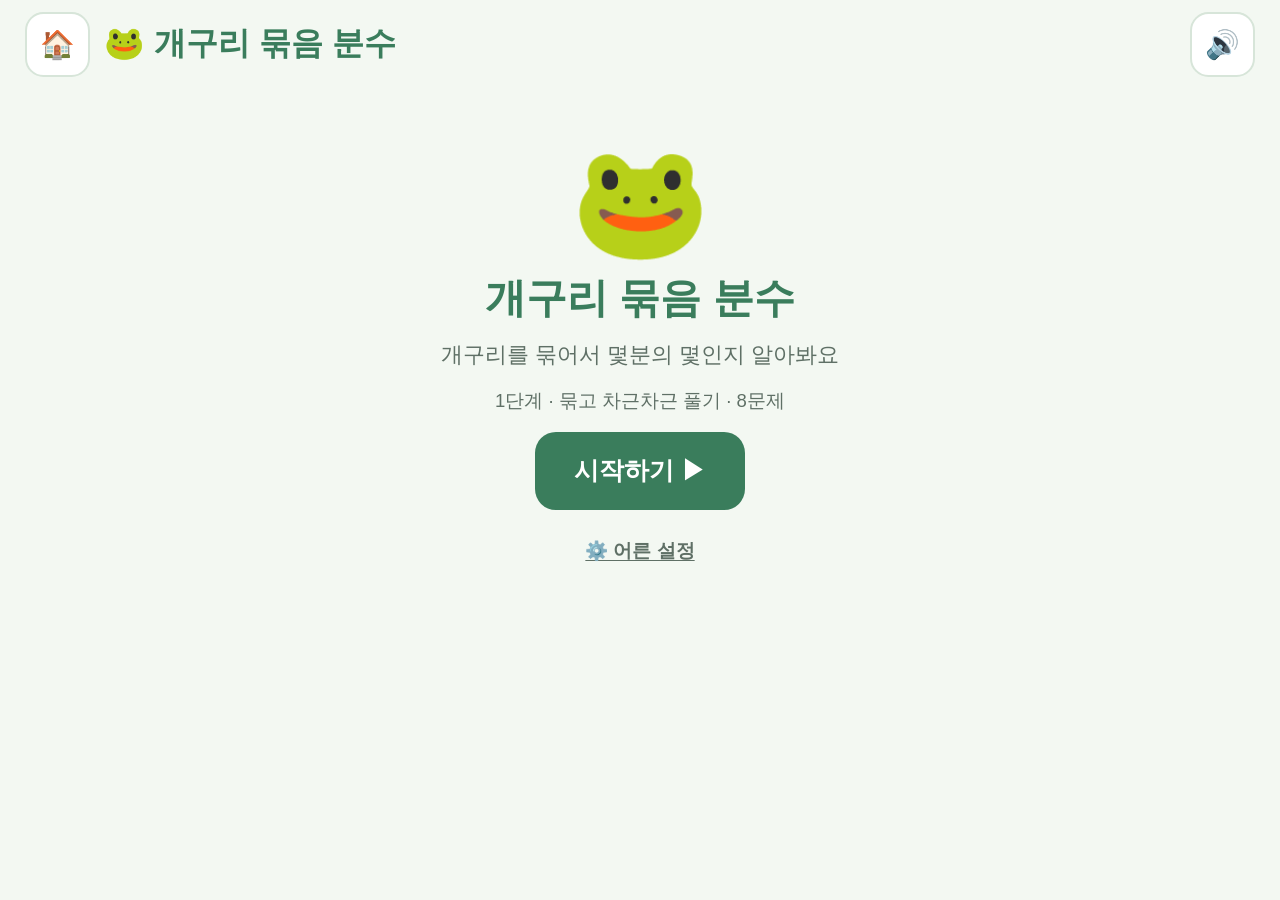
<file: 3-2/05-fractions/fraction-part-whole.html>
<!DOCTYPE html>
<html lang="ko">
<head>
<meta charset="UTF-8" />
<meta name="viewport" content="width=device-width, initial-scale=1.0" />
<title>개구리 묶음 분수</title>
<link rel="stylesheet" href="../../shared/tamheom.css?v=23" />
<style>

  /* 개구리 밭: 펜슬·손가락으로 동그라미를 그려 묶는 곳 */
  .field {
    position: relative; margin: 0 auto; border-radius: 18px;
    background: #f7fbf4; border: 3px solid var(--line);
    container-type: inline-size;
    touch-action: none; user-select: none; -webkit-user-select: none; -webkit-touch-callout: none;
  }
  .field.can-draw { cursor: crosshair; border-color: #b5d8bd; }
  .draw-surface { touch-action: none; user-select: none; -webkit-user-select: none; -webkit-touch-callout: none; }
  .field svg { position: absolute; inset: 0; width: 100%; height: 100%; pointer-events: none; overflow: visible; }
  .field .frog {
    position: absolute; transform: translate(-50%, -50%); line-height: 1; pointer-events: none;
    border-radius: 50%; transition: opacity .2s;
  }
  .field .frog.dim { opacity: 0.5; filter: saturate(0.6) brightness(1.15); }
  .field .frog.sel { box-shadow: 0 0 0 4px #f0c35a; background: #fff3c9; }
  .field .frog.in-group.dim { opacity: 0.55; }
  .hull { stroke-width: 5; stroke-linejoin: round; }
  .hull.part { stroke: var(--num); fill: var(--num-soft); }
  .hull.rest { stroke: var(--den); fill: var(--den-soft); }
  .lasso { fill: rgba(240, 195, 90, 0.15); stroke: #d99a1e; stroke-width: 5; stroke-linecap: round; stroke-linejoin: round; stroke-dasharray: 10 8; }
  .badge circle { fill: var(--den); }
  .badge text { fill: #fff; font-weight: 900; font-size: 30px; text-anchor: middle; dominant-baseline: central; }

  /* 그림 아래: 묶기 안내 한 줄 + 버튼 한 줄 (높이 고정이라 화면이 흔들리지 않음) */
  .draw-bar { display: flex; flex-direction: row; flex-wrap: nowrap; justify-content: center; align-items: center; gap: 8px; margin-top: 8px; white-space: nowrap; }
  .draw-tip { font-size: 1.2rem; font-weight: 700; color: var(--ink-soft); min-height: 1.6em; padding: 2px 6px; border-radius: 12px; }
  .draw-tip b { color: var(--accent); }
  .draw-tip.is-retry { color: var(--retry); background: var(--retry-soft); }
  .draw-tip.is-info { color: var(--accent); background: var(--accent-soft); }
  .draw-btns { display: flex; align-items: center; gap: 10px; }
  .draw-btns.is-off { visibility: hidden; }
  .draw-bar .th-btn { padding: 6px 14px; font-size: 1.2rem; font-weight: 700; min-height: 0; }
  .draw-tip:empty { display: none; }
  .draw-count { font-weight: 800; color: var(--den); font-size: 1.2rem; }

  /* 풀이 단계 (오른쪽) */
  /* ①·②는 나란히 정사각형 타일, ③은 아래 한 줄 */
  .steps > .step:not(.tile) { grid-column: 1 / -1; }
  .step.tile { display: flex; flex-direction: column; align-items: center; justify-content: center; gap: 6px; text-align: center; padding: 8px 6px; min-width: 0; }
  .step.tile .step-q { font-weight: 800; font-size: 1.3rem; line-height: 1.35; white-space: nowrap; }
  .step.tile .step-row { display: flex; justify-content: center; }
  .step.tile .th-slot-sm { height: 56px; width: 64px; font-size: 1.7rem; }
  .steps[hidden] { display: none; }
  .step { border: 2px solid var(--line); border-radius: 14px; padding: 6px 12px; opacity: 0.45; }
  .step.is-now { opacity: 1; border-color: var(--accent); background: var(--accent-soft); }
  .step.is-done { opacity: 1; }
  /* 글 | 칸 | 단위 — 세 줄의 칸이 같은 자리에 오게 */
  .step-row { display: grid; grid-template-columns: 1fr 64px 2.6em; align-items: center; gap: 8px; font-weight: 800; font-size: 1.15rem; }
  .steps > .step:not(.tile) .step-row { display: flex; justify-content: center; gap: 12px; }
  .steps > .step:not(.tile) .step-row > :first-child { font-size: 1.5rem; }
  .steps > .step:not(.tile) .step-row > :empty { display: none; }
  .step-row > :nth-child(2) { justify-self: center; }
  .step-row .th-slot-sm { height: 48px; width: 58px; font-size: 1.5rem; }
  .step-row .th-frac { gap: 4px; }
  .step-row .th-frac-line { width: 64px; height: 4px; }
  .step-help { font-size: 1rem; color: var(--retry); }
  .step-help:empty { display: none; }
  .direct { display: flex; align-items: center; gap: 10px; }
  .direct[hidden] { display: none; }
  .th-answer-col .th-next { width: 308px; }

  .q-what { font-size: 1.75rem; white-space: nowrap; margin: 14px 0 12px; }
  .th-answer-col .th-bottom-play { display: none; }
  .th-play .th-cols { align-items: start; grid-template-columns: minmax(0, 1.4fr) minmax(470px, 1fr); }
  .th-play .th-visual { justify-content: flex-start; }
  /* 안내 글이 나타나도 화면 크기가 바뀌지 않게(그리는 중에 개구리가 움직이지 않게) 자리를 미리 둠 */
  .intro-ex { display: grid; grid-template-columns: minmax(0, 1fr) minmax(0, 1fr); gap: 20px; align-items: center; }
  .intro-steps { font-size: 1.1rem; line-height: 1.8; text-align: left; }
  .intro-steps li { list-style: none; }
  @media (max-width: 760px) { .intro-ex { grid-template-columns: 1fr; } }
  /* 아이폰 세로 */
  .th-narrow .draw-bar { flex-wrap: wrap; white-space: normal; }
  .th-narrow .draw-tip { font-size: 1.05rem; text-align: center; }
  .th-narrow .step.tile .step-q { white-space: normal; font-size: 1.05rem; }
  .th-narrow .step-row { font-size: 1rem; }
  .th-narrow .steps > .step:not(.tile) .step-row > :first-child { font-size: 1.2rem; }
  .th-narrow .q-what { white-space: normal; font-size: 1.4rem; }
  .th-narrow .th-answer-col .th-next { width: min(296px, 100%); }
</style>
</head>
<body>
<script src="../../shared/tamheom.js?v=23"></script>
<script>
(function () {
  const T = Tamheom;
  const { randInt, pick, h, josa, fracHTML, fracJosa } = T;

  // 레벨별 문제 범위 (문제 수준은 일반 3학년과 같게)
  const RANGE = [
    null,
    { d: [3, 4, 5],          s: [2, 3],          max: 15 },
    { d: [3, 4, 5, 6, 7],    s: [2, 3, 4],       max: 28 },
    { d: [3, 4, 5, 6, 7, 8], s: [2, 3, 4, 5, 6], max: 42 }
  ];

  function makeProblem(level, type) {
    const r = RANGE[level];
    let d, s, tries = 0;
    do { d = pick(r.d); s = pick(r.s); tries++; } while (d * s > r.max && tries < 200);
    const n = level === 1 ? randInt(1, d - 1) : randInt(Math.min(2, d - 1), d - 1);
    return { t: type, d, s, n };
  }

  const showToast = (text, kind) => Tamheom.toast(text, kind);
  const hi = s => `<span class="hi">${s}</span>`;
  const NUM = s => `<span class="num-c">${s}</span>`;
  const DEN = s => `<span class="den-c">${s}</span>`;
  function colorFrac(n, d) {
    return `<span class="th-mini-frac"><span class="num-c">${n}</span><span class="den-c">${d}</span></span>`;
  }

  /* ---------- 개구리 밭 ----------
   * 한 칸 = 100 단위. 묶음은 줄을 넘지 않게 한 줄 칸 수를 묶음 크기(s)의 배수로 둠.
   * 'what' 문제에서는 앞쪽 n묶음(분자)만 색이 있고 나머지는 회색. */
  function layout(p) {
    let best = null;
    for (let k = 1; k <= p.d; k++) {
      const cols = p.s * k, rows = Math.ceil(p.d / k);
      const score = Math.abs(Math.log((cols / rows) / 1.6));
      if (cols > 12) break;
      if (!best || score < best.score) best = { cols, rows, k, score };
    }
    return best;
  }

  function hullOf(points) {
    const pts = points.slice().sort((a, b) => a[0] - b[0] || a[1] - b[1]);
    const cross = (o, a, b) => (a[0] - o[0]) * (b[1] - o[1]) - (a[1] - o[1]) * (b[0] - o[0]);
    const lower = [], upper = [];
    for (const q of pts) { while (lower.length >= 2 && cross(lower[lower.length - 2], lower[lower.length - 1], q) <= 0) lower.pop(); lower.push(q); }
    for (let i = pts.length - 1; i >= 0; i--) { const q = pts[i]; while (upper.length >= 2 && cross(upper[upper.length - 2], upper[upper.length - 1], q) <= 0) upper.pop(); upper.push(q); }
    upper.pop(); lower.pop();
    return lower.concat(upper);
  }
  function inside(pt, poly) {
    let c = false;
    for (let i = 0, j = poly.length - 1; i < poly.length; j = i++) {
      const [xi, yi] = poly[i], [xj, yj] = poly[j];
      if ((yi > pt[1]) !== (yj > pt[1]) && pt[0] < (xj - xi) * (pt[1] - yi) / (yj - yi) + xi) c = !c;
    }
    return c;
  }
  const NS = 'http://www.w3.org/2000/svg';
  function svgEl(tag, attrs) {
    const e = document.createElementNS(NS, tag);
    for (const k in attrs) e.setAttribute(k, attrs[k]);
    return e;
  }

  // opts: { draw: 그려서 묶기, onGroupsDone, say, maxH }
  function makeField(p, opts) {
    opts = opts || {};
    const L = layout(p);
    const gap = opts.draw ? 0 : 26; // 묶인 그림은 묶음 사이를 조금 띄움
    // 줄이 적으면 줄 간격을 넓혀 밭이 너무 납작하지 않게 (가로:세로 ≈ 1.3)
    const ch = Math.max(100, Math.min(170, (L.cols * 100) / (L.rows * 1.3)));
    const W = L.cols * 100 + (L.k - 1) * gap, H = L.rows * ch + (L.rows - 1) * gap / 2;
    const total = p.d * p.s, part = p.n * p.s;
    const el = h('div', 'field');
    const maxH = opts.maxH || 560;
    el.style.aspectRatio = `${W} / ${H}`;
    el.style.width = `min(100%, ${Math.round(maxH * W / H)}px)`;
    const back = svgEl('svg', { viewBox: `0 0 ${W} ${H}`, preserveAspectRatio: 'none' });
    const front = svgEl('svg', { viewBox: `0 0 ${W} ${H}`, preserveAspectRatio: 'none' });
    el.appendChild(back);

    const jit = () => (Math.random() - 0.5) * (opts.draw ? 22 : 8);
    const frogs = [];
    const size = 52 / L.cols; // cqw
    for (let i = 0; i < total; i++) {
      const g = Math.floor(i / p.s), r = Math.floor(g / L.k), c = (g % L.k) * p.s + (i % p.s);
      const x = c * 100 + (g % L.k) * gap + 50 + jit(), y = r * (ch + gap / 2) + ch / 2 + jit();
      const isPart = p.t === 'what' && i < part;
      const f = h('span', 'frog' + (p.t === 'what' && !isPart ? ' dim' : ''), '🐸');
      f.style.left = (x / W * 100) + '%';
      f.style.top = (y / H * 100) + '%';
      f.style.fontSize = size + 'cqw';
      el.appendChild(f);
      frogs.push({ i, x, y, el: f, part: isPart, group: -1 });
    }
    el.appendChild(front);

    const groups = []; // { frogs, hull, badge }
    let selected = [];
    let locked = !opts.draw;
    let badSize = 0;

    function addGroup(list) {
      const isPart = p.t === 'what' && list[0].part;
      const pts = [];
      list.forEach(f => { for (let a = 0; a < 16; a++) pts.push([f.x + 38 * Math.cos(a * Math.PI / 8), f.y + 38 * Math.sin(a * Math.PI / 8)]); });
      const hp = hullOf(pts);
      const hull = svgEl('path', { d: 'M' + hp.map(q => q.map(Math.round).join(' ')).join(' L') + ' Z', class: 'hull ' + (isPart ? 'part' : 'rest') });
      back.appendChild(hull);
      const top = hp.reduce((m, q) => (q[1] < m[1] ? q : m), hp[0]);
      const cx = list.reduce((s, f) => s + f.x, 0) / list.length;
      const badge = svgEl('g', { class: 'badge' });
      const by = Math.max(18, top[1] + 4);
      badge.appendChild(svgEl('circle', { cx, cy: by, r: 17 }));
      const t = svgEl('text', { x: cx, y: by + 1 });
      t.textContent = String(groups.length + 1);
      badge.appendChild(t);
      front.appendChild(badge);
      const gi = groups.length;
      list.forEach(f => { f.group = gi; f.el.classList.add('in-group'); f.el.classList.remove('sel'); });
      groups.push({ frogs: list, hull, badge, part: isPart });
    }

    function tryGroup(list) {
      selected.forEach(f => f.el.classList.remove('sel'));
      selected = [];
      const k = list.length;
      if (k === 0) { opts.say && opts.say('개구리가 동그라미 안에 들어가게 그려 보자', 'info'); return; }
      if (p.t === 'what') {
        if (k !== p.s) { opts.say && opts.say(`<b>${p.s}마리씩</b> 묶어 보자 (지금 ${k}마리)`, 'retry'); return; }
        if (list.some(f => f.part) && list.some(f => !f.part)) { opts.say && opts.say('같은 색 개구리끼리 묶어 보자', 'retry'); return; }
      } else if (k !== p.s) {
        badSize += 1;
        opts.say && opts.say(badSize >= 2
          ? `한 묶음에 <b>${p.s}마리씩</b> 묶어 보자 (지금 ${k}마리)`
          : `똑같이 <b>${p.d}묶음</b>이 되게 묶어 보자 (지금 ${k}마리)`, 'retry');
        return;
      }
      addGroup(list);
      opts.onChange && opts.onChange(groups.length);
      if (groups.length === p.d) {
        locked = true;
        el.classList.remove('can-draw');
        opts.onGroupsDone && opts.onGroupsDone();
      } else {
        opts.say && opts.say(`좋아! ${groups.length}묶음`, 'info');
      }
    }

    // 펜슬·손가락·마우스 그리기
    let pts = null, lassoPath = null, pid = null;
    // 화면 맞춤(CSS zoom) 때문에 Safari는 위치 값을 확대 전 크기로 돌려줌 → 손가락 위치도 같은 기준으로 바꿈
    function zoomOf(n) { let z = 1; for (; n && n.nodeType === 1; n = n.parentElement) z *= parseFloat(getComputedStyle(n).zoom) || 1; return z; }
    function toUnits(e) {
      const r = el.getBoundingClientRect();
      let x = e.clientX, y = e.clientY;
      const z = zoomOf(el);
      if (z !== 1 && Math.abs(r.width - el.offsetWidth) < 1) { x /= z; y /= z; }
      return [(x - r.left) / r.width * W, (y - r.top) / r.height * H];
    }
    // 그리기는 밭 밖(왼쪽 칸 전체)에서 시작해도 됨
    const surf = opts.surface || el;
    if (opts.draw) {
      el.classList.add('can-draw');
      surf.classList.add('draw-surface');
      surf.addEventListener('pointerdown', e => {
        if (locked || !el.isConnected) return;
        if (e.target.closest && e.target.closest('button')) return;
        // 이전 획이 제대로 안 끝났으면(아이패드에서 손이 화면 밖으로 나가는 등) 버리고 새로 시작
        if (lassoPath) lassoPath.remove();
        pid = e.pointerId;
        try { surf.setPointerCapture(e.pointerId); } catch (err) {}
        pts = [toUnits(e)];
        lassoPath = svgEl('path', { class: 'lasso', d: '' });
        front.appendChild(lassoPath);
        e.preventDefault();
      });
      surf.addEventListener('pointermove', e => {
        if (e.pointerId !== pid || !pts) return;
        const q = toUnits(e), last = pts[pts.length - 1];
        if (Math.hypot(q[0] - last[0], q[1] - last[1]) < 4) return;
        pts.push(q);
        lassoPath.setAttribute('d', 'M' + pts.map(a => a.map(Math.round).join(' ')).join(' L'));
        e.preventDefault();
      });
      const end = e => {
        if (e.pointerId !== pid || !pts) return;
        pid = null;
        const path = pts; pts = null;
        let len = 0;
        for (let i = 1; i < path.length; i++) len += Math.hypot(path[i][0] - path[i - 1][0], path[i][1] - path[i - 1][1]);
        const box = path.reduce((b, q) => [Math.min(b[0], q[0]), Math.min(b[1], q[1]), Math.max(b[2], q[0]), Math.max(b[3], q[1])], [1e9, 1e9, -1e9, -1e9]);
        if (len < 30 || (box[2] - box[0] < 30 && box[3] - box[1] < 30)) {
          // 누르기: 개구리 하나씩 고르기
          lassoPath.remove();
          const q = path[0];
          let best = null, bd = 55;
          frogs.forEach(f => { const dd = Math.hypot(f.x - q[0], f.y - q[1]); if (f.group < 0 && dd < bd) { bd = dd; best = f; } });
          if (!best) return;
          if (selected.includes(best)) { selected = selected.filter(f => f !== best); best.el.classList.remove('sel'); return; }
          selected.push(best); best.el.classList.add('sel');
          if (p.t === 'what' && selected.length === p.s) tryGroup(selected.slice());
          else if (p.t === 'many' && selected.length === p.s) tryGroup(selected.slice());
          else if (p.t === 'many' && selected.length > p.s) tryGroup(selected.slice());
          return;
        }
        const poly = path;
        const got = frogs.filter(f => f.group < 0 && inside([f.x, f.y], poly));
        lassoPath.remove();
        tryGroup(got);
      };
      surf.addEventListener('pointerup', end);
      const cancel = e => { if (e.pointerId === pid) { pid = null; pts = null; if (lassoPath) lassoPath.remove(); } };
      surf.addEventListener('pointercancel', cancel);
      surf.addEventListener('lostpointercapture', e => { if (e.pointerId === pid && pts) end(e); });
    }

    return {
      el, groups,
      get count() { return groups.length; },
      undo() {
        const g = groups.pop();
        if (!g) return;
        g.hull.remove(); g.badge.remove();
        g.frogs.forEach(f => { f.group = -1; f.el.classList.remove('in-group'); });
        opts.onChange && opts.onChange(groups.length);
      },
      reset() { while (groups.length) this.undo(); selected.forEach(f => f.el.classList.remove('sel')); selected = []; },
      autoGroup() {
        this.reset();
        for (let g = 0; g < p.d; g++) addGroup(frogs.slice(g * p.s, g * p.s + p.s));
        locked = true; el.classList.remove('can-draw');
      },
      markPart(n) { // 'many' 문제: n묶음을 초록으로
        groups.forEach((g, i) => g.hull.setAttribute('class', 'hull ' + (i < n ? 'part' : 'rest')));
      },
      lock() { locked = true; el.classList.remove('can-draw'); }
    };
  }

  function questionHTML(p) {
    const total = p.d * p.s, part = p.n * p.s;
    if (p.t === 'what') {
      return `${hi(josa(total, '을', '를'))} ${hi(p.s)}씩 묶으면 ` +
             `${NUM(josa(part, '은', '는'))} ${DEN(total)}의 몇분의 몇?`;
    }
    return `${hi(total)}의 ${fracJosa(p.n, p.d, '은', '는')} 얼마일까요?`;
  }

  // 분수 실수별 안내
  function fracMistake(p, num, den) {
    const total = p.d * p.s, part = p.n * p.s;
    if (num === part && den === total) return '마리 수 말고 <b>묶음 수</b>로 써 보자';
    if (num === p.d && den === p.n) return '위(분자)에는 색깔 묶음 수, 아래(분모)에는 전체 묶음 수를 써';
    if (num === p.n && den === p.d - p.n) return '아래(분모)에는 <b>전체</b> 묶음 수를 써 보자';
    if (num === p.n && den === total) return '아래(분모)도 마리 수 말고 <b>묶음 수</b>로 써 보자';
    if (num === part && den === p.d) return '위(분자)도 마리 수 말고 <b>묶음 수</b>로 써 보자';
    if (num > 0 && den > 0 && num * p.d === den * p.n) return `크기는 같지만, ${p.s}마리씩 묶은 <b>묶음 수</b>로 써 보자`;
    return '';
  }
  function manyMistake(p, v) {
    const part = p.n * p.s;
    if (v === p.s && p.n !== 1) return `그건 한 묶음이야. <b>${p.n}묶음</b>이면 몇 마리일까?`;
    if (v === p.n) return '그건 묶음 수야. 개구리가 <b>몇 마리</b>인지 세어 보자';
    if (v === p.d) return '그건 전체 묶음 수야. 개구리가 몇 마리인지 세어 보자';
    if (v === p.d * p.s) return `그건 전체 개구리야. ${p.n}묶음만 세어 보자`;
    return '';
  }

  T.activity({
    id: 'frog-fraction',
    title: '개구리 묶음 분수',
    emoji: '🐸',
    oneLineTop: true,
    toast: true,
    subtitle: '개구리를 묶어서 몇분의 몇인지 알아봐요',
    levels: [
      { name: '묶고 차근차근 풀기', desc: '펜슬이나 손가락으로 개구리를 묶고, 세 번에 나눠 풀어요. 작은 수.' },
      { name: '묶고 바로 답하기',   desc: '직접 묶은 뒤 바로 답해요. 틀리면 나눠 푸는 칸이 나와요.' },
      { name: '숫자만 보고 풀기',   desc: '그림 없이 숫자만. 틀리면 묶인 그림과 나눠 푸는 칸이 나와요.' }
    ],
    options: [{
      key: 'type', label: '문제 종류', value: 'what',
      choices: [
        { value: 'what', label: '몇분의 몇? (4는 14의 2/7)' },
        { value: 'many', label: '얼마? (14의 2/7은 4)' },
        { value: 'mix',  label: '섞어서' }
      ],
      note: '처음에는 한 종류만, 익숙해지면(바로 맞히기 80% 이상) 섞어서를 권해요.'
    }, {
      key: 'group', label: '묶는 방법', value: 'draw',
      choices: [
        { value: 'draw',  label: '직접 그려서 묶기' },
        { value: 'shown', label: '묶인 그림 보기' }
      ],
      note: '그리기가 힘든 날에는 묶인 그림 보기로 바꿔 주세요.'
    }],

    intro(el, ctx) {
      const type = ctx.options.type;
      const ex = { t: type === 'many' ? 'many' : 'what', d: 7, s: 2, n: 2 };
      const box = h('div', 'intro-ex');
      const f = makeField(ex, { maxH: 260 });
      f.autoGroup();
      if (ex.t === 'many') f.markPart(ex.n);
      box.appendChild(f.el);
      const text = h('div');
      const steps = ex.t === 'what'
        ? `<ol class="intro-steps">
            <li>✏️ 펜슬이나 손가락으로 <b>2마리씩</b> 동그라미를 그려 묶어요 (개구리를 눌러도 돼요)</li>
            <li>① 모두 몇 묶음? → ${DEN('<b>7묶음</b>')}</li>
            <li>② 색깔 개구리 4마리는 몇 묶음? → ${NUM('<b>2묶음</b>')}</li>
            <li>③ ${DEN('7묶음')} 중 ${NUM('2묶음')} → <b>${colorFrac(2, 7)}</b></li></ol>`
        : `<ol class="intro-steps">
            <li>✏️ 똑같이 <b>7묶음</b>이 되게 동그라미를 그려 묶어요</li>
            <li>① 한 묶음은 몇 마리? → <b>2마리</b></li>
            <li>② ${fracJosa(2, 7, '은', '는')} 몇 묶음? → ${NUM('<b>2묶음</b>')}</li>
            <li>③ 2마리씩 2묶음 → <b>4마리</b></li></ol>`;
      text.innerHTML = `<p class="th-question" style="text-align:left;font-size:1.35rem">${questionHTML(ex)}</p>` + steps +
        (type === 'mix' ? `<p style="margin-top:8px">“14의 ${fracHTML(2, 7)}는 얼마?” 문제도 나와요. 똑같이 묶어서 세면 돼요!</p>` : '');
      box.appendChild(text);
      el.appendChild(box);
    },

    question(el, ctx) {
      let type = ctx.options.type;
      if (type === 'mix') type = pick(['what', 'many']);
      const p = ctx.review || makeProblem(ctx.level, type);
      ctx.setData(p);
      const total = p.d * p.s, part = p.n * p.s;
      const draw = ctx.options.group !== 'shown';

      const cols = h('div', 'th-cols');
      const left = h('div', 'th-visual');
      const right = h('div', 'th-answer-col');
      cols.appendChild(left); cols.appendChild(right);
      el.appendChild(cols);
      left.appendChild(h('div', 'th-question q-what', questionHTML(p)));

      const picWrap = h('div');
      picWrap.style.width = '100%';
      left.appendChild(picWrap);
      let field = null;
      const bar = h('div', 'draw-bar');
      const tip = h('div', 'draw-tip');
      const btns = h('div', 'draw-btns');
      const cnt = h('span', 'draw-count');
      const undoBtn = h('button', 'th-btn', '↩ 하나 취소');
      const resetBtn = h('button', 'th-btn', '다시 묶기');
      undoBtn.type = resetBtn.type = 'button';
      btns.appendChild(cnt); btns.appendChild(undoBtn); btns.appendChild(resetBtn);
      bar.appendChild(tip); bar.appendChild(btns);
      let startTip = '';
      // 묶기 안내는 그림 바로 아래에 (아이가 보고 있는 곳)
      function drawSay(t, kind) { tip.innerHTML = t; tip.className = 'draw-tip' + (kind ? ' is-' + kind : ''); }
      // 묶을 때 나오는 짧은 안내는 잠깐 떴다 사라짐
      const groupSay = (t, kind) => showToast(t, kind);

      function showField(interactive) {
        picWrap.innerHTML = '';
        field = makeField(p, {
          draw: interactive,
          say: groupSay,
          surface: left,
          onChange: n => { cnt.textContent = n ? `${n}묶음` : ''; },
          onGroupsDone: grouped
        });
        picWrap.appendChild(field.el);
        if (interactive) {
          startTip = p.t === 'what'
            ? `✏️ <b>${p.s}마리씩</b> 동그라미로 묶어요`
            : `✏️ 똑같이 <b>${p.d}묶음</b>이 되게 묶어요`;
          drawSay(startTip);
          cnt.textContent = '';
          left.appendChild(bar);
        } else {
          field.autoGroup();
          bar.remove();
        }
      }
      undoBtn.addEventListener('click', () => { if (field) { field.undo(); drawSay(startTip); } });
      resetBtn.addEventListener('click', () => { if (field) { field.reset(); drawSay(startTip); } });

      /* ---------- 오른쪽: 단계 / 바로 답 ---------- */
      const stepsBox = h('div', 'steps');
      right.appendChild(stepsBox);
      const direct = h('div', 'direct');
      right.appendChild(direct);

      let directSlots;
      if (p.t === 'what') {
        const f = T.fraction();
        f.num.el.classList.add('num-s'); f.den.el.classList.add('den-s');
        direct.appendChild(f.el);
        directSlots = f.slots;
      } else {
        const s = T.slot({ max: 2, label: '답' });
        direct.appendChild(s.el);
        direct.appendChild(h('span', 'unit', '마리'));
        directSlots = [s];
      }

      const sm = (cls) => { const s = T.slot({ small: true, label: '숫자 칸' }); if (cls) s.el.classList.add(cls); return s; };
      let steps;
      if (p.t === 'what') {
        // 풀이: [①② 박스]  옆에 'N은 M의 몇분의 몇?'과 분수 칸. 분자는 ② 줄, 분모는 ① 줄과 같은 높이.
        // 순서: ① → ② → 분수(분모부터). 분수는 아이가 직접 씀.
        const a = sm('den-s'), b = sm('num-s'), fn = sm('num-s'), fd = sm('den-s');
        steps = [
          { label: `① ${DEN('모두 몇 묶음?')}`, slot: a, slots: [a],
            ok: () => a.number === p.d,
            why: () => a.number === total ? '개구리 수 말고 <b>묶음 수</b>를 세어 보자'
                    : a.number === p.s ? '한 묶음 안의 개구리 말고, 묶음이 <b>모두 몇 개</b>인지 세어 보자'
                    : a.number === p.n ? '색깔 묶음만 말고 <b>모든</b> 묶음을 세어 보자' : '',
            help: `파란 번호를 세어 봐요: 모두 ${p.d}묶음` },
          { label: `② ${NUM(part + '마리는 몇 묶음?')}`, slot: b, slots: [b],
            ok: () => b.number === p.n,
            why: () => b.number === part ? '마리 수 말고 <b>묶음 수</b>를 세어 보자'
                    : b.number === p.d ? '전체 말고 <b>색깔 개구리</b> 묶음만 세어 보자' : '',
            help: `초록 묶음을 세어 봐요: ${p.n}묶음` },
          { slots: [fd, fn], // 분모부터 쓰기
            ok: () => fn.number === p.n && fd.number === p.d,
            why: () => fracMistake(p, fn.number, fd.number),
            help: `${DEN('전체 ' + p.d + '묶음')}은 아래, ${NUM('색깔 ' + p.n + '묶음')}은 위 → ${colorFrac(p.n, p.d)}` }
        ];
        stepsBox.classList.add('frac-steps');
        const mkRow = st => {
          const row = h('div', 'fs-row');
          row.appendChild(h('span', 'fs-label', st.label));
          row.appendChild(st.slot.el);
          row.appendChild(h('span', 'fs-unit', '묶음'));
          st.box = row; st.wrongs = 0;
          return row;
        };
        const qbox = h('div', 'fs-box');
        qbox.appendChild(mkRow(steps[1]));
        qbox.appendChild(h('div', 'fs-gap'));
        qbox.appendChild(mkRow(steps[0]));
        stepsBox.appendChild(h('div', 'fs-head', `${NUM(josa(part, '은', '는'))} ${DEN(total)}의 몇분의 몇?`));
        stepsBox.appendChild(qbox);
        const fr = h('div', 'fs-frac');
        fr.appendChild(fn.el); fr.appendChild(h('div', 'fs-line')); fr.appendChild(fd.el);
        stepsBox.appendChild(fr);
        steps[2].box = fr; steps[2].wrongs = 0;
        const help = h('div', 'step-help fs-help');
        stepsBox.appendChild(help);
        steps.forEach(st => { st.helpEl = help; });
      } else {
        // 풀이: [①② 박스]  옆에 최종 답 칸(몇 마리?). 위에 'M의 n/d은 얼마?' 한 줄.
        const a = sm(), b = sm('num-s'), c = sm();
        steps = [
          { label: '① 한 묶음은?', unit: '마리', slot: a, slots: [a],
            ok: () => a.number === p.s,
            why: () => a.number === p.d ? '그건 묶음 수야. 한 묶음 안에 개구리가 <b>몇 마리</b>인지 세어 보자' : '',
            help: `${total}마리를 ${p.d}묶음으로 똑같이 나누면 한 묶음에 ${p.s}마리` },
          { label: `② ${fracJosa(p.n, p.d, '은', '는')} 몇 묶음?`, unit: '묶음', slot: b, slots: [b],
            ok: () => b.number === p.n,
            why: () => b.number === p.d ? `아래 수 ${p.d}는 전체 묶음 수야. <b>위의 수</b>만큼 묶음을 세어 보자` : '',
            help: `${p.d}묶음 중 ${p.n}묶음 → ${p.n}묶음` },
          { slots: [c],
            ok: () => c.number === part,
            why: () => manyMistake(p, c.number),
            help: `${p.s}마리씩 ${p.n}묶음 → ${p.s} × ${p.n} = ${part}마리` }
        ];
        stepsBox.classList.add('frac-steps');
        const qbox = h('div', 'fs-box');
        steps.slice(0, 2).forEach((st, i) => {
          const row = h('div', 'fs-row');
          row.appendChild(h('span', 'fs-label', st.label));
          row.appendChild(st.slot.el);
          row.appendChild(h('span', 'fs-unit', st.unit));
          st.box = row;
          if (i === 1) qbox.appendChild(h('div', 'fs-gap'));
          qbox.appendChild(row);
        });
        stepsBox.appendChild(h('div', 'fs-head', `${total}의 ${fracJosa(p.n, p.d, '은', '는')} 얼마?`));
        stepsBox.appendChild(qbox);
        const fin = h('div', 'fs-frac fs-many');
        const finRow = h('div', 'fs-many-row');
        finRow.appendChild(c.el);
        finRow.appendChild(h('span', 'fs-unit', '마리'));
        fin.appendChild(finRow);
        stepsBox.appendChild(fin);
        steps[2].box = fin;
        const help = h('div', 'step-help fs-help');
        stepsBox.appendChild(help);
        steps.forEach(st => { st.helpEl = help; st.wrongs = 0; });
      }

      const pad = T.keypad({ slots: [], onCheck: check, checkInPad: true });
      right.appendChild(pad.el);

      let mode = 'draw', cur = 0;
      function enterSteps() {
        mode = 'steps';
        direct.hidden = true; stepsBox.hidden = false; stepsBox.classList.remove('is-waiting');
        focusStep();
      }
      function focusStep() {
        steps.forEach((st, i) => { st.box.classList.toggle('is-now', i === cur); st.box.classList.toggle('is-done', i < cur); });
        pad.setSlots(steps[cur].slots);
      }
      function enterDirect() {
        mode = 'direct';
        stepsBox.hidden = true; direct.hidden = false; direct.classList.remove('is-waiting');
        pad.setSlots(p.t === 'what' ? [directSlots[1], directSlots[0]] : directSlots); // 분수는 분모부터
      }
      function grouped() {
        drawSay('');
        showToast('다 묶었어! 이제 세어 보자', 'info');
        btns.classList.add('is-off');
      }

      // 레벨별 시작
      if (ctx.level === 3) {
        enterDirect();
      } else if (draw) {
        showField(true);
        // 묶기는 돕는 도구: 다 묶기 전에도 답 칸에 바로 쓸 수 있음
        if (ctx.level === 1) enterSteps(); else enterDirect();
      } else {
        showField(false);
        if (ctx.level === 1) enterSteps(); else enterDirect();
      }

      function finish(msg) {
        if (field && field.count < p.d) field.autoGroup(); // 정답 그림을 보여 줌
        if (field) { field.lock(); btns.classList.add('is-off'); }
        if (p.t === 'many' && field) field.markPart(p.n);
        ctx.correct(msg);
      }

      function check() {
        if (mode === 'draw') {
          ctx.say(p.t === 'what' ? `먼저 개구리를 ${p.s}마리씩 묶어 보자` : `먼저 개구리를 똑같이 ${p.d}묶음으로 묶어 보자`, 'info');
          return;
        }
        if (mode === 'direct') {
          if (directSlots.some(s => s.value === '')) { ctx.say('빈칸에 숫자를 써 보자', 'info'); return; }
          let ok, why;
          if (p.t === 'what') {
            const num = directSlots[0].number, den = directSlots[1].number;
            ok = num === p.n && den === p.d;
            why = fracMistake(p, num, den);
          } else {
            ok = directSlots[0].number === part;
            why = manyMistake(p, directSlots[0].number);
          }
          if (ok) {
            directSlots.forEach(s => { s.mark('right'); s.lock(); });
            if (!field) showField(false);
            finish(p.t === 'what' ? '묶음을 잘 셌어!' : '몇 마리인지 잘 찾았어!');
            return;
          }
          directSlots.forEach(s => s.mark('wrong'));
          ctx.wrong((why ? why + (/[?!.]$/.test(why) ? ' ' : '. ') : '괜찮아, ') + '단계를 따라 같이 해 보자');
          if (!field) showField(false);
          enterSteps();
          return;
        }
        const st = steps[cur];
        if (st.slots.some(s => s.value === '')) { ctx.say('빈칸에 숫자를 써 보자', 'info'); return; }
        if (st.ok()) {
          st.slots.forEach(s => { s.mark('right'); s.lock(); });
          st.helpEl.textContent = '';
          if (p.t === 'many' && cur === 1 && field) field.markPart(p.n);
          if (cur < steps.length - 1) {
            cur += 1;
            ctx.say('좋아! 다음 단계로 가 보자', 'info');
            focusStep();
          } else {
            steps.forEach(x => x.box.classList.add('is-done'));
            finish(p.t === 'what' ? '묶음을 잘 셌어!' : '단계를 차근차근 잘 풀었어!');
          }
          return;
        }
        st.slots.forEach(s => s.mark('wrong'));
        st.wrongs += 1;
        const why = st.why();
        ctx.wrong(why || undefined);
        if (st.wrongs >= 2) st.helpEl.innerHTML = '도움: ' + st.help;
        pad.setSlots(st.slots);
      }
    }
  });
})();
</script>
</body>
</html>
</file>
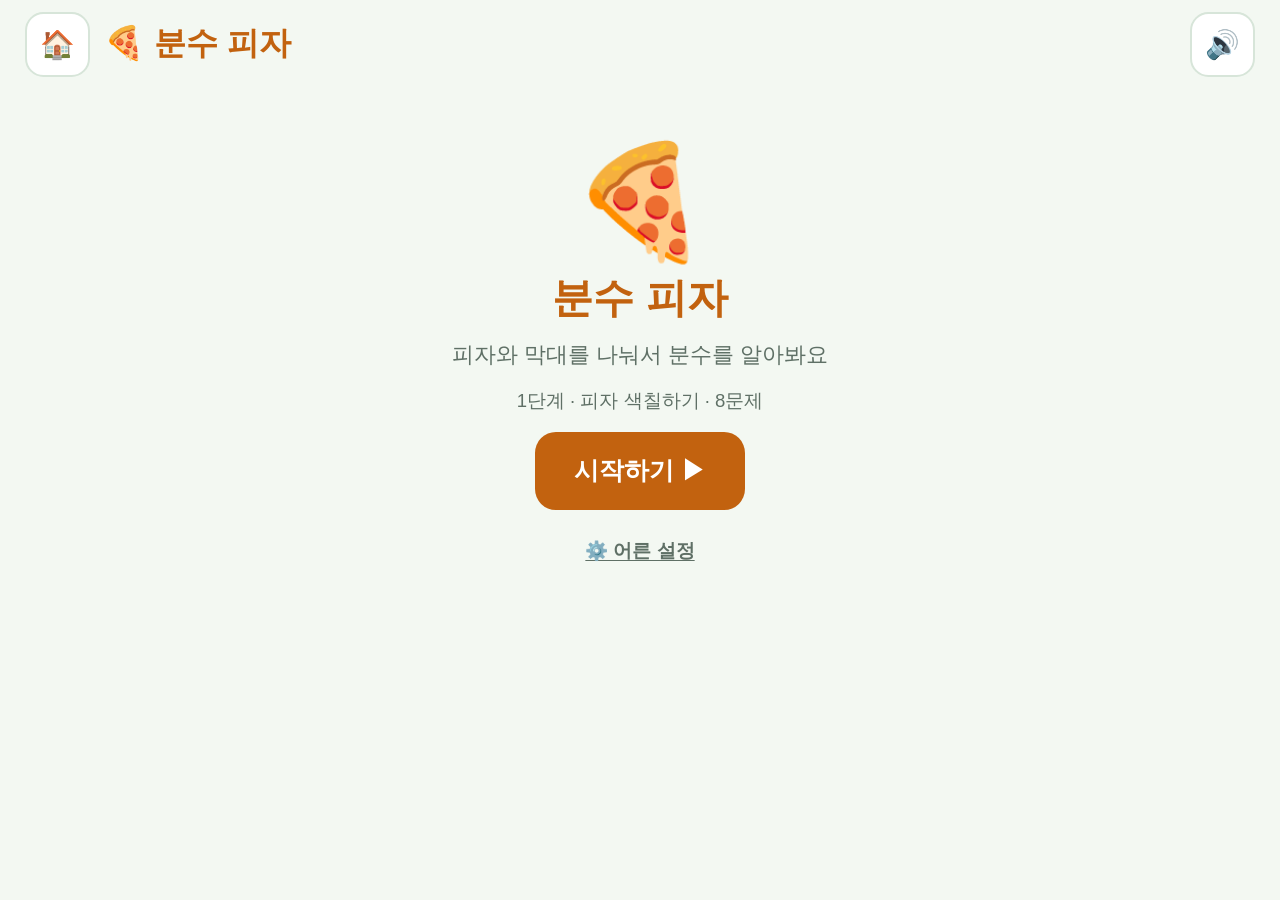
<file: 3-2/05-fractions/fraction-pizza.html>
<!DOCTYPE html>
<html lang="ko">
<head>
<meta charset="UTF-8" />
<meta name="viewport" content="width=device-width, initial-scale=1.0" />
<title>분수 피자</title>
<link rel="stylesheet" href="../../shared/tamheom.css?v=23" />
<style>
  .pizza, .bar { display: block; margin: 6px auto; touch-action: manipulation; }
  .pizza { width: min(340px, 70vw); height: auto; }
  .bar { width: min(500px, 86vw); height: auto; }
  .back .pizza { width: 200px; }
  .slice { cursor: pointer; transition: fill 0.15s; }
  .slice-num { font-size: 15px; font-weight: 800; fill: #6b5a45; pointer-events: none; }
  .count-line { font-size: 1.15rem; color: var(--ink-soft); text-align: center; min-height: 1.6em; }
  .explore-row { display: flex; gap: 12px; justify-content: center; margin-top: 10px; flex-wrap: wrap; }
  .explore { display: grid; grid-template-columns: auto 1fr; gap: 20px; align-items: center; }
  @media (max-width: 760px) { .explore { grid-template-columns: 1fr; } }
  .pz-q { font-size: 1.9rem; white-space: nowrap; text-align: center; margin: 6px 0 8px; }
  .pz-q .th-frac-inline, .pz-q .th-mini-frac { vertical-align: middle; }
  .color-side { display: flex; flex-direction: column; align-items: center; gap: 16px; }
  .color-side .th-check { width: 308px; height: 88px; font-size: 1.9rem; }
  .color-side .th-btn-quiet { font-size: 1.2rem; }
  .th-answer-col .th-bottom-play { display: none; }
  .th-play .th-cols { grid-template-columns: minmax(0, 1.3fr) minmax(450px, 1fr); }
  .big-frac { font-size: 2.4rem; font-weight: 900; color: var(--accent); text-align: center; }
  /* 아이폰 세로 */
  .th-narrow .pz-q { white-space: normal; font-size: 1.4rem; }
  .th-narrow .color-side .th-check { width: min(300px, 100%); height: 68px; font-size: 1.5rem; }
</style>
</head>
<body>
<script src="../../shared/tamheom.js?v=23"></script>
<script>
(function () {
  const T = Tamheom;
  const { randInt, pick, h, fracHTML } = T;
  const SVGNS = 'http://www.w3.org/2000/svg';
  const ON = '#f4a261', OFF = '#eeeae4', CRUST = '#d9a066';

  function svg(tag, attrs) {
    const e = document.createElementNS(SVGNS, tag);
    Object.entries(attrs || {}).forEach(([k, v]) => e.setAttribute(k, v));
    return e;
  }

  // 피자: n조각, filled 배열(true/false). onTap(i)이 있으면 조각을 눌러 칠할 수 있음
  function drawPizza(n, filled, opts) {
    opts = opts || {};
    const s = svg('svg', { viewBox: '0 0 240 240', class: 'pizza', role: 'img', 'aria-label': `피자 ${n}조각` });
    const cx = 120, cy = 120, r = 104;
    s.appendChild(svg('circle', { cx, cy, r: r + 9, fill: CRUST }));
    const parts = [];
    for (let i = 0; i < n; i++) {
      let el;
      if (n === 1) el = svg('circle', { cx, cy, r });
      else {
        const a0 = -Math.PI / 2 + (2 * Math.PI * i) / n;
        const a1 = -Math.PI / 2 + (2 * Math.PI * (i + 1)) / n;
        const x0 = cx + r * Math.cos(a0), y0 = cy + r * Math.sin(a0);
        const x1 = cx + r * Math.cos(a1), y1 = cy + r * Math.sin(a1);
        const large = a1 - a0 > Math.PI ? 1 : 0;
        el = svg('path', { d: `M${cx},${cy} L${x0},${y0} A${r},${r} 0 ${large} 1 ${x1},${y1} Z` });
      }
      el.setAttribute('fill', filled[i] ? ON : OFF);
      el.setAttribute('stroke', '#fff');
      el.setAttribute('stroke-width', '3');
      el.classList.add('slice');
      if (opts.onTap) el.addEventListener('click', () => opts.onTap(i));
      s.appendChild(el);
      parts.push(el);
      if (opts.numbers) {
        const am = -Math.PI / 2 + (2 * Math.PI * (i + 0.5)) / n;
        const t = svg('text', { x: cx + r * 0.62 * Math.cos(am), y: cy + r * 0.62 * Math.sin(am) + 5, 'text-anchor': 'middle', class: 'slice-num' });
        t.textContent = i + 1;
        s.appendChild(t);
      }
    }
    return { el: s, parts };
  }

  // 막대: n칸
  function drawBar(n, filled, opts) {
    opts = opts || {};
    const W = 440, H = 90;
    const s = svg('svg', { viewBox: `0 0 ${W + 8} ${H + 8}`, class: 'bar', role: 'img', 'aria-label': `막대 ${n}칸` });
    const w = W / n;
    const parts = [];
    for (let i = 0; i < n; i++) {
      const rect = svg('rect', { x: 4 + i * w, y: 4, width: w, height: H, fill: filled[i] ? ON : OFF, stroke: '#8a7a66', 'stroke-width': 2.5 });
      rect.classList.add('slice');
      if (opts.onTap) rect.addEventListener('click', () => opts.onTap(i));
      s.appendChild(rect);
      parts.push(rect);
      if (opts.numbers) {
        const t = svg('text', { x: 4 + i * w + w / 2, y: H / 2 + 10, 'text-anchor': 'middle', class: 'slice-num' });
        t.textContent = i + 1;
        s.appendChild(t);
      }
    }
    return { el: s, parts };
  }

  const fillArr = (n, m) => Array.from({ length: n }, (_, i) => i < m);

  function makeProblem(level) {
    if (level === 1) { const n = randInt(2, 8); return { k: 'color', shape: 'pizza', n, m: randInt(1, n - 1) }; }
    if (level === 2) { const n = randInt(2, 10); return { k: 'read', shape: 'pizza', n, m: randInt(1, n - 1) }; }
    const n = randInt(3, 12);
    return { k: pick(['read', 'read', 'color']), shape: 'bar', n, m: randInt(1, n - 1) };
  }

  T.activity({
    id: 'fraction-pizza',
    title: '분수 피자',
    emoji: '🍕',
    subtitle: '피자와 막대를 나눠서 분수를 알아봐요',
    accent: '#c2620f',
    accentSoft: '#fdf0e3',
    oneLineTop: true,
    toast: true,
    levels: [
      { name: '피자 색칠하기',       desc: '분수만큼 피자 조각을 눌러 색칠해요.' },
      { name: '피자 보고 분수 쓰기', desc: '① 모두 몇 조각 ② 색칠한 조각을 세고 분수로 써요.' },
      { name: '막대로 분수',         desc: '피자 대신 막대로. 답만 써요. 틀리면 풀이 단계와 피자 그림이 나와요.' }
    ],

    intro(el) {
      const wrap = h('div', 'explore');
      const n = 4;
      let m = 1;
      const picBox = h('div');
      const side = h('div');
      side.innerHTML = `<p>피자를 <b>똑같이 ${n}조각</b>으로 나눴어요.<br>칠한 조각 수가 <b>위</b>, 전체 조각 수가 <b>아래</b>에 가요.</p>`;
      const fr = h('div', 'big-frac');
      const row = h('div', 'explore-row');
      const minus = h('button', 'th-btn th-btn-quiet', '➖ 빼기');
      const plus = h('button', 'th-btn th-btn-primary', '➕ 칠하기');
      row.appendChild(minus); row.appendChild(plus);
      side.appendChild(fr); side.appendChild(row);
      function paint() {
        picBox.innerHTML = '';
        picBox.appendChild(drawPizza(n, fillArr(n, m)).el);
        fr.innerHTML = `${fracHTML(m, n)} <span style="font-size:1.1rem;color:var(--ink-soft)">(${n}조각 중 ${m}조각)</span>`;
      }
      plus.addEventListener('click', () => { if (m < n) { m++; paint(); } });
      minus.addEventListener('click', () => { if (m > 0) { m--; paint(); } });
      paint();
      wrap.appendChild(picBox); wrap.appendChild(side);
      el.appendChild(wrap);
    },

    question(el, ctx) {
      const p = ctx.review || makeProblem(ctx.level);
      ctx.setData(p);
      const shapeName = p.shape === 'pizza' ? '피자' : '막대';
      const unit = p.shape === 'pizza' ? '조각' : '칸';
      const draw = (filled, opts) => (p.shape === 'pizza' ? drawPizza : drawBar)(p.n, filled, opts);

      const cols = h('div', 'th-cols');
      const left = h('div', 'th-visual');
      const right = h('div', 'th-answer-col');
      cols.appendChild(left); cols.appendChild(right);
      el.appendChild(cols);

      const qText = h('div', 'th-question pz-q');
      const pic = h('div');
      const count = h('div', 'count-line');
      const hint = h('div', 'th-hint');
      hint.hidden = true;
      const back = h('div', 'back');   // 막대에서 틀리면 피자 그림
      left.appendChild(qText); left.appendChild(pic); left.appendChild(count); left.appendChild(hint); left.appendChild(back);

      function showPizzaBack(filled) {
        if (p.shape !== 'bar') return;
        back.innerHTML = '<p class="count-line">피자로 보면 이렇게 돼요</p>';
        back.appendChild(drawPizza(p.n, filled || fillArr(p.n, p.m), { numbers: true }).el);
      }

      if (p.k === 'color') {
        // 색칠하기
        qText.innerHTML = `${shapeName}의 ${fracHTML(p.m, p.n)}만큼 색칠해 보세요`;
        const filled = fillArr(p.n, 0);
        let numbers = false;
        function paint() {
          pic.innerHTML = '';
          pic.appendChild(draw(filled, { onTap: i => { filled[i] = !filled[i]; paint(); }, numbers }).el);
          const k = filled.filter(Boolean).length;
          count.textContent = `칠한 ${unit}: ${k}개`;
        }
        paint();
        hint.innerHTML = `분모 <b>${T.josa(p.n, '은', '는')}</b> 전체 ${unit} 수, 분자 <b>${T.josa(p.m, '은', '는')}</b> 칠할 ${unit} 수예요.<br>${p.m}${unit}을 눌러서 칠해요.`;
        if (ctx.level === 1) hint.hidden = false; else ctx.later(() => { hint.hidden = false; });

        const side = h('div', 'color-side');
        side.appendChild(h('p', 'count-line', `${unit}을 눌러서 칠하고<br>다 했으면 확인을 눌러요`));
        const done = h('button', 'th-btn th-btn-primary th-check th-key-check', '확인'); // 맞히면 그 자리에서 '다음 ▶'
        const reset = h('button', 'th-btn th-btn-quiet', '🔄 모두 지우기');
        side.appendChild(done); side.appendChild(reset);
        right.appendChild(side);
        reset.addEventListener('click', () => { filled.fill(false); paint(); });
        done.addEventListener('click', () => {
          const k = filled.filter(Boolean).length;
          if (k === p.m) {
            reset.disabled = true;
            ctx.correct(`${unit} 수를 잘 셌어!`);
          } else {
            const n = ctx.wrong(`지금 ${k}${unit} 칠했어. ${p.m}${unit}을 칠해 보자`);
            hint.hidden = false;
            if (n >= 2) { numbers = true; paint(); showPizzaBack(fillArr(p.n, p.m)); }
          }
        });
        return;
      }

      // 분수 쓰기: [①② 박스] 옆에 분수 칸 (분자=② 줄, 분모=① 줄). 분모부터, 아이가 직접 씀.
      qText.innerHTML = `색칠한 부분은 전체의 몇분의 몇일까요?`;
      pic.appendChild(draw(fillArr(p.n, p.m)).el);
      hint.innerHTML = `${shapeName}는 모두 <b>${p.n}${unit}</b>, 색칠한 것은 <b>${p.m}${unit}</b>이에요.`;
      if (ctx.level === 3) ctx.later(() => { hint.hidden = false; });

      const DEN = t => `<span class="den-c">${t}</span>`, NUM = t => `<span class="num-c">${t}</span>`;
      const sm = cls => { const s = T.slot({ small: true, label: '숫자 칸' }); s.el.classList.add(cls); return s; };
      const a = sm('den-s'), b = sm('num-s'), fn = sm('num-s'), fd = sm('den-s');
      const steps = [
        { label: `① ${DEN('모두 몇 ' + unit + '?')}`, slot: a, slots: [a], ok: () => a.number === p.n,
          why: () => a.number === p.m ? `색칠한 것만 말고 <b>모든</b> ${unit}을 세어 보자` : '',
          help: `${shapeName}는 모두 ${p.n}${unit}` },
        { label: `② ${NUM('색칠한 ' + unit + '?')}`, slot: b, slots: [b], ok: () => b.number === p.m,
          why: () => b.number === p.n ? `전체 말고 <b>색칠한</b> ${unit}만 세어 보자` : '',
          help: `색칠한 것은 ${p.m}${unit}` },
        { slots: [fd, fn], ok: () => fn.number === p.m && fd.number === p.n,
          why: () => (fn.number === p.n && fd.number === p.m) ? '위아래가 바뀌었어. 색칠한 수는 위, 전체 수는 아래에 써 보자' : '',
          help: `${DEN('전체 ' + p.n + unit)}은 아래, ${NUM('색칠한 ' + p.m + unit)}은 위` }
      ];
      const stepsBox = h('div', 'frac-steps');
      const qbox = h('div', 'fs-box');
      [steps[1], steps[0]].forEach((st, i) => {
        const row = h('div', 'fs-row');
        row.appendChild(h('span', 'fs-label', st.label));
        row.appendChild(st.slot.el);
        row.appendChild(h('span', 'fs-unit', unit));
        st.box = row;
        if (i === 1) qbox.appendChild(h('div', 'fs-gap'));
        qbox.appendChild(row);
      });
      stepsBox.appendChild(h('div', 'fs-head', '전체의 몇분의 몇?'));
      stepsBox.appendChild(qbox);
      const fr = h('div', 'fs-frac');
      fr.appendChild(fn.el); fr.appendChild(h('div', 'fs-line')); fr.appendChild(fd.el);
      stepsBox.appendChild(fr);
      steps[2].box = fr;
      const help = h('div', 'step-help fs-help');
      stepsBox.appendChild(help);
      steps.forEach(st => { st.wrongs = 0; });
      right.appendChild(stepsBox);

      const pad = T.keypad({ slots: [], onCheck: check, checkInPad: true });
      right.appendChild(pad.el);

      let mode = ctx.level === 3 ? 'direct' : 'steps', cur = 0;
      function focusStep() {
        steps.forEach((st, i) => { st.box.classList.toggle('is-now', i === cur); st.box.classList.toggle('is-done', i < cur); });
        pad.setSlots(steps[cur].slots);
      }
      if (mode === 'steps') focusStep();
      else {
        // 바로 답: 박스는 숨기고 분수 칸만
        qbox.style.visibility = 'hidden';
        fr.classList.add('is-now');
        pad.setSlots([fd, fn]);
      }

      function check() {
        if (mode === 'direct') {
          if (fn.value === '' || fd.value === '') { ctx.say('빈칸에 숫자를 써 보자', 'info'); return; }
          if (fn.number === p.m && fd.number === p.n) {
            [fn, fd].forEach(s => { s.mark('right'); s.lock(); });
            ctx.correct('분자와 분모를 잘 썼어!');
            return;
          }
          const why = steps[2].why();
          [fn, fd].forEach(s => { s.mark('wrong'); s.clear(); s.mark(null); });
          ctx.wrong((why ? why + '. ' : '괜찮아, ') + '하나씩 세어 보자');
          mode = 'steps'; cur = 0;
          qbox.style.visibility = '';
          fr.classList.remove('is-now');
          hint.hidden = false;
          showPizzaBack();
          focusStep();
          return;
        }
        const st = steps[cur];
        if (st.slots.some(s => s.value === '')) { ctx.say('빈칸에 숫자를 써 보자', 'info'); return; }
        if (st.ok()) {
          st.slots.forEach(s => { s.mark('right'); s.lock(); });
          help.innerHTML = '';
          if (cur < steps.length - 1) { cur += 1; focusStep(); }
          else {
            steps.forEach(x => { x.box.classList.remove('is-now'); x.box.classList.add('is-done'); });
            ctx.correct('분자와 분모를 잘 썼어!');
          }
          return;
        }
        st.slots.forEach(s => s.mark('wrong'));
        st.wrongs += 1;
        const why = st.why();
        const n = ctx.wrong(why || undefined);
        if (st.wrongs >= 2) {
          help.innerHTML = '도움: ' + st.help;
          pic.innerHTML = '';
          pic.appendChild(draw(fillArr(p.n, p.m), { numbers: true }).el);
        }
        pad.setSlots(st.slots);
      }
    }
  });
})();
</script>
</body>
</html>
</file>
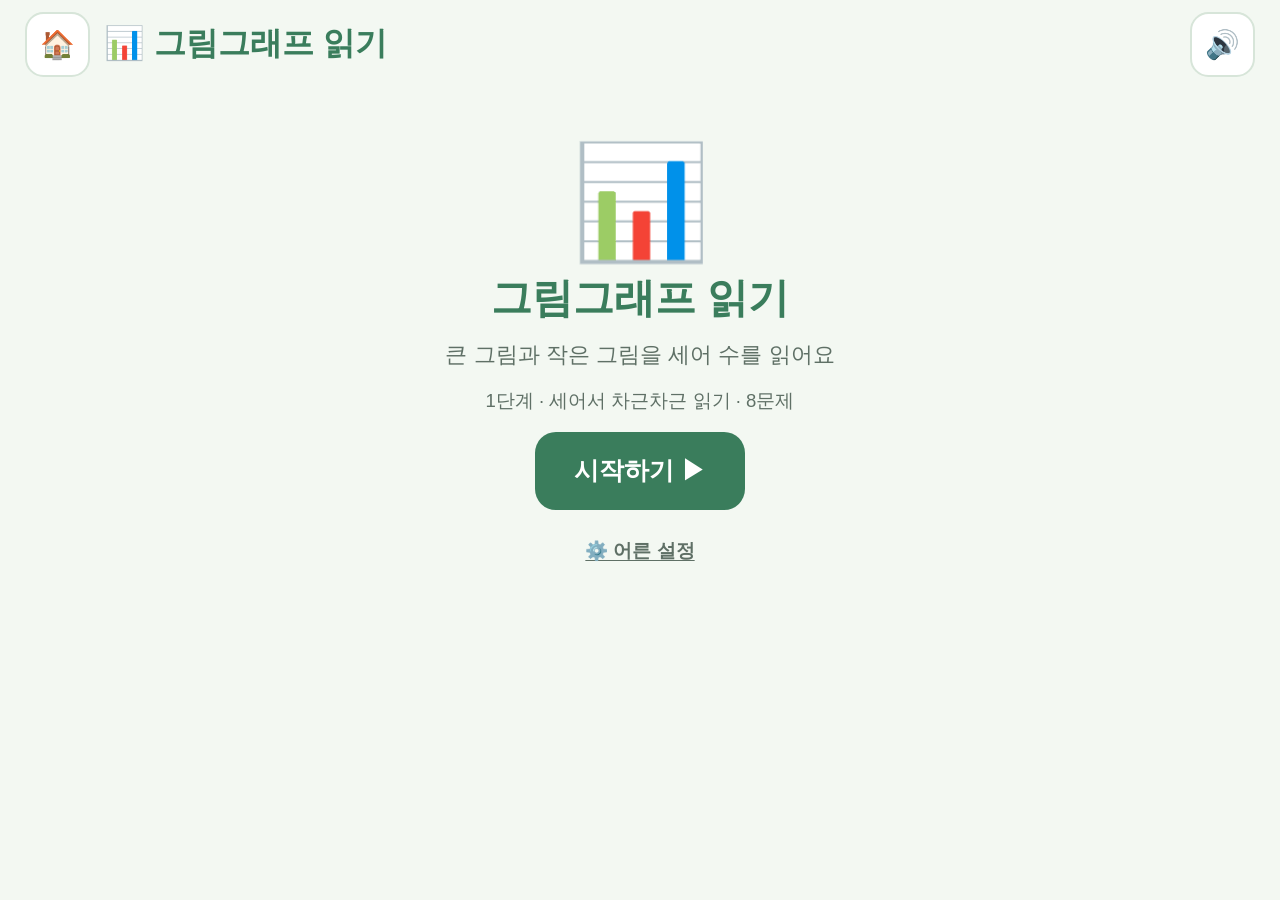
<file: 3-2/06-picture-graphs/picture-graph.html>
<!DOCTYPE html>
<html lang="ko">
<head>
<meta charset="UTF-8" />
<meta name="viewport" content="width=device-width, initial-scale=1.0" />
<title>그림그래프</title>
<link rel="stylesheet" href="../../shared/tamheom.css?v=23" />
<style>
  /* 그림그래프: [이름 | 그림] 표. 큰 그림·작은 그림은 크기로 구분 */
  .pg { width: 100%; background: #fff; border: 3px solid var(--line); border-radius: 18px; padding: 10px 10px 8px; }
  .pg-title { text-align: center; font-size: 1.5rem; font-weight: 900; color: var(--accent); margin-bottom: 6px; }
  .pg-grid { display: grid; grid-template-columns: max-content minmax(0, 1fr); border: 2px solid #b9d4be; border-radius: 12px; overflow: hidden; }
  .pg-h { background: #e6f2e8; font-weight: 800; font-size: 1.15rem; padding: 6px 14px; text-align: center; white-space: nowrap; }
  .pg-h + .pg-h { border-left: 2px solid #b9d4be; }
  .pg-cat {
    font-size: 1.4rem; font-weight: 800; padding: 0 10px; display: flex; align-items: center; justify-content: center;
    border-top: 2px solid var(--line); border-right: 2px solid #b9d4be; white-space: nowrap; transition: opacity .2s;
  }
  .pg-icons {
    display: flex; align-items: center; flex-wrap: wrap; gap: 4px 3px; padding: 6px 8px; min-height: 80px;
    border-top: 2px solid var(--line); transition: opacity .2s;
  }
  .ic { line-height: 1; display: inline-block; }
  .ic-l { font-size: 37px; }
  .ic-m { font-size: 31px; }
  .ic-s { font-size: 27px; }
  /* 100·50·10 그림: 세 크기가 잘 구분되게 */
  .sc3 .ic-l { font-size: 40px; } .sc3 .ic-m { font-size: 31px; } .sc3 .ic-s { font-size: 23px; }
  /* 비대상 줄은 회색 대신 같은 색을 연하게 (이름은 연한 초록) */
  .pg-icons.is-dim { opacity: 0.4; }
  .pg-cat.is-dim { color: #9cc8a8; }
  .pg-cell.is-now { background: #fff6d6; }
  .pg-legend { display: flex; justify-content: flex-end; align-items: center; gap: 18px; margin-top: 6px; font-size: 1.15rem; font-weight: 800; }
  .pg-legend span { display: inline-flex; align-items: center; gap: 4px; }

  /* 그리기 (나타내기) */
  .pg-cell.is-target { background: #fffbe8; cursor: pointer; }
  .pg-icons.is-target { outline: 3px dashed #e0b34a; outline-offset: -5px; flex-wrap: wrap; }
  .pg-icons.is-target:empty::after { content: '먼저 여기를 눌러 골라요'; color: #b8862a; font-size: 1.1rem; font-weight: 700; }
  .pg-icons.is-target.is-picked:empty::after { content: '아래 그림을 눌러 넣어요'; }
  .pg-cell.is-picked { background: #ffeeb0; }
  .pg-cat.is-picked { box-shadow: inset 6px 0 0 #e0a820; }
  .pg-icons.is-picked { outline-style: solid; outline-color: #e0a820; }
  .pg-tools.is-wait .tool:not(.tool-fn) { opacity: 0.5; }
  .pg-tools { display: flex; justify-content: center; align-items: center; gap: 10px; margin-top: 10px; flex-wrap: nowrap; white-space: nowrap; }
  .pg-tools.is-off { visibility: hidden; }
  .tool {
    min-height: 66px; padding: 4px 14px; border-radius: 16px; border: 3px solid var(--line); background: #fff;
    font-size: 1.2rem; font-weight: 800; color: var(--ink); display: inline-flex; align-items: center; gap: 8px;
    cursor: pointer; touch-action: manipulation; user-select: none; -webkit-user-select: none; -webkit-touch-callout: none;
  }
  .tool-fn { font-size: 1.15rem; color: var(--ink-soft); padding: 4px 14px; }

  /* 문제 문장 한 줄 + 오른쪽 풀이 */
  .q-line { font-size: 1.75rem; white-space: nowrap; margin: 10px 0 10px; }
  .th-play .th-cols { align-items: start; grid-template-columns: minmax(0, 2fr) minmax(350px, 1fr); }
  .th-play .th-q { padding-left: 14px; padding-right: 14px; }
  .th-play .th-cols { gap: 16px; }
  .th-play .th-cols > .th-answer-col { padding-left: 14px; }
  .th-play .th-visual { justify-content: flex-start; }
  .th-answer-col .th-bottom-play { display: none; }
  .fs-label .ic-l { font-size: 34px; vertical-align: middle; }
  .fs-label .ic-m { font-size: 26px; vertical-align: middle; }
  .fs-label .ic-s { font-size: 19px; vertical-align: middle; }
  /* 해석하기·읽기 풀이 박스: 줄을 촘촘하게, 모든 줄이 처음부터 보이게(all-on) */
  /* 풀이 박스는 grid 대신 flex (아이패드 Safari에서 칸이 박스 밖으로 나가던 문제) */
  .pg-steps.frac-steps { display: flex; flex-wrap: wrap; justify-content: center; align-items: center; gap: 10px 14px; }
  .pg-steps .fs-head, .pg-steps .fs-help { flex-basis: 100%; margin-bottom: 0; }
  .pg-steps .fs-box { display: flex; flex-direction: column; justify-content: center; gap: 4px; width: max-content; }
  .pg-steps .fs-row { width: max-content; min-width: 100%; }
  .pg-steps .fs-label { flex: 1 0 auto; }
  /* 최종 답이 문장일 때(…이 [ ]개 더 많아, 모두 [ ]개): 박스 아래 한 줄 */
  .pg-steps .fs-frac.fs-below { flex-basis: 100%; }
  .fs-below .fs-fin-col { flex-direction: row; gap: 8px; }
  .fs-below .fs-unit { font-size: 1.4rem; font-weight: 800; }
  .pg-steps .fs-gap { display: none; }
  .pg-steps .fs-row { padding: 2px 6px; }
  .pg-steps .th-slot-sm { height: 54px; width: 66px; font-size: 1.7rem; }
  .pg-steps .fs-frac { align-self: center; }
  .pg-steps.all-on .fs-row, .pg-steps.all-on .fs-frac { opacity: 1; }
  .fs-fin-col { display: flex; flex-direction: column; align-items: center; gap: 6px; }
  .fs-draw { font-size: 1.3rem; font-weight: 800; text-align: center; line-height: 1.4; }
  .pg-direct { display: flex; align-items: center; justify-content: center; gap: 10px; }
  .pg-direct[hidden], .pg-steps[hidden] { display: none; }
  .pg-direct .th-slot { width: 120px; }
  .step-help { font-size: 1.1rem; color: var(--retry); }
  .step-help:empty { display: none; }

  /* 고르는 문제: 숫자 패드 자리에 이름 버튼, 확인은 같은 자리 */
  .th-oneline .th-answer-col .choice-pad { grid-template-columns: repeat(2, 160px); }
  .th-oneline .th-answer-col .choice-pad .th-key { font-size: 1.4rem; height: 78px; }
  .th-oneline .th-answer-col .choice-pad .th-key-check { font-size: 1.5rem; height: 72px; }
  .choice-pad .th-key.is-picked { border-color: var(--accent); background: var(--accent-soft); box-shadow: 0 0 0 3px var(--accent); }
  .choice-pad .th-key.is-wrong { border-color: #d9a35e; background: var(--retry-soft); color: var(--retry); }
  .choice-pad .th-key.is-right { border-color: var(--good); background: var(--good-soft); color: var(--good); }
  .choice-pad .th-key-check { grid-column: 1 / -1; }
  .choice-head { font-size: 1.45rem; font-weight: 800; white-space: nowrap; }

  /* 짧은 설명 */
  .intro-ex { display: grid; grid-template-columns: minmax(0, 1fr) minmax(0, 1fr); gap: 20px; align-items: center; }
  .intro-steps { font-size: 1.15rem; line-height: 1.8; text-align: left; }
  .intro-steps li { list-style: none; }
  .intro-steps .ic-l { font-size: 30px; } .intro-steps .ic-m { font-size: 24px; } .intro-steps .ic-s { font-size: 18px; }
  @media (max-width: 760px) { .intro-ex { grid-template-columns: 1fr; } }
  /* 아이폰 세로 */
  .th-narrow .pg-tools { flex-wrap: wrap; white-space: normal; gap: 8px; }
  .th-narrow .tool { min-height: 56px; padding: 4px 10px; font-size: 1.05rem; }
  .th-narrow .pg-cat { font-size: 1.15rem; padding: 0 6px; }
  .th-narrow .th-play .th-q { padding-left: 8px; padding-right: 8px; }
  .th-narrow .th-oneline .th-answer-col .choice-pad { grid-template-columns: repeat(2, minmax(0, 150px)); }
  .th-narrow .th-oneline .th-answer-col .choice-pad .th-key { font-size: 1.2rem; height: 64px; }
  .th-narrow .th-play .th-cols > .th-answer-col { padding-left: 0; }
</style>
</head>
<body>
<script src="../../shared/tamheom.js?v=23"></script>
<script>
(function () {
  const T = Tamheom;
  const { randInt, pick, h, josaW } = T;

  // 주소 끝 ?t=read(알아보기) | make(나타내기) | use(해석하기)
  const MODE = ({ read: 'read', make: 'make', use: 'use' })[new URLSearchParams(location.search).get('t')] || 'read';

  /* ---------- 자료 ---------- */
  const THEMES = [
    { title: '연못별 개구리 수',         head: '연못', what: '개구리',     unit: '마리', icon: '🐸', cats: ['해님 연못', '달님 연못', '별님 연못', '구름 연못'] },
    { title: '반별로 딴 사과 수',        head: '반',   what: '사과',       unit: '개',   icon: '🍎', cats: ['1반', '2반', '3반', '4반'] },
    { title: '마을별 해바라기 수',       head: '마을', what: '해바라기',   unit: '송이', icon: '🌻', cats: ['초록 마을', '파랑 마을', '노랑 마을', '분홍 마을'] },
    { title: '가게별 팔린 아이스크림 수', head: '가게', what: '아이스크림', unit: '개',   icon: '🍦', cats: ['개굴 가게', '폴짝 가게', '연잎 가게', '퐁당 가게'] }
  ];
  // 그림 한 개가 나타내는 수 (큰 것부터)
  const SCALES = { s1: [10, 1], s2: [100, 10], s3: [100, 50, 10] };
  const SIZE = { 2: ['l', 's'], 3: ['l', 'm', 's'] };
  const NAME = { 2: ['큰', '작은'], 3: ['큰', '중간', '작은'] };

  function decompose(v, sc) {
    if (sc === 's1') return [Math.floor(v / 10), v % 10];
    if (sc === 's2') return [Math.floor(v / 100), (v % 100) / 10];
    return [Math.floor(v / 100), (v % 100) >= 50 ? 1 : 0, (v % 50) / 10];
  }
  const iconCount = (v, sc) => decompose(v, sc).reduce((a, b) => a + b, 0);
  function ic(th, sc, k) { return `<span class="ic ic-${SIZE[SCALES[sc].length][k]}">${th.icon}</span>`; }
  const fmt = n => n.toLocaleString('ko-KR');

  // 서로 다른 값 n개
  function genVals(n, level, sc) {
    for (let t = 0; t < 200; t++) {
      let vals;
      // 수 범위는 교과서 수준: 10·1 그림은 한 줄 5~45 (합계 120 안쪽), 100·10 그림은 100~390
      if (sc === 's1') {
        vals = Array.from({ length: n }, () => (level === 1 ? randInt(1, 3) * 10 + randInt(1, 9) : randInt(5, 45)));
      } else {
        vals = Array.from({ length: n }, () => randInt(10, 39) * 10);
      }
      if (new Set(vals).size === n) return vals;
    }
    return [34, 21, 15, 42].slice(0, n);
  }

  /* ---------- 그림그래프 그리기 ---------- */
  // p: { th, sc, vals, n }  opts: { empty: 그릴 줄 번호, maxIcons }
  function makeGraph(p, opts) {
    opts = opts || {};
    const th = THEMES[p.th], vs = SCALES[p.sc];
    const el = h('div', 'pg' + (vs.length === 3 ? ' sc3' : ''));
    el.appendChild(h('div', 'pg-title', th.title));
    const grid = h('div', 'pg-grid');
    grid.appendChild(h('div', 'pg-h', th.head));
    grid.appendChild(h('div', 'pg-h', th.what + ' 수'));
    const rows = [];
    p.vals.forEach((v, i) => {
      const cat = h('div', 'pg-cell pg-cat', th.cats[i]);
      const icons = h('div', 'pg-cell pg-icons');
      cat.dataset.row = icons.dataset.row = i;
      grid.appendChild(cat); grid.appendChild(icons);
      const r = { cat, icons, counts: vs.map(() => 0) };
      rows.push(r);
      if (i !== opts.empty) setCounts(i, decompose(v, p.sc));
    });
    el.appendChild(grid);
    const leg = h('div', 'pg-legend');
    vs.forEach((u, k) => leg.appendChild(h('span', '', `${ic(th, p.sc, k)} ${fmt(u)}${th.unit}`)));
    el.appendChild(leg);

    function setCounts(i, counts) {
      const r = rows[i];
      r.counts = counts.slice();
      r.icons.innerHTML = counts.map((c, k) => ic(th, p.sc, k).repeat(c)).join('');
    }
    return {
      el, rows,
      setCounts,
      // 지금 보는 줄만 진하게, 나머지는 연하게 (null이면 모두 진하게)
      // now: 노랗게 표시할 줄 (주지 않으면 진한 줄이 하나일 때 그 줄)
      focus(list, nowList) {
        const on = list == null ? null : [].concat(list);
        const nw = nowList === undefined ? (on && on.length === 1 ? on : null) : (nowList == null ? null : [].concat(nowList));
        rows.forEach((r, i) => {
          const dim = on != null && !on.includes(i);
          r.cat.classList.toggle('is-dim', dim); r.icons.classList.toggle('is-dim', dim);
          const now = nw != null && nw.length === 1 && nw.includes(i);
          r.cat.classList.toggle('is-now', now); r.icons.classList.toggle('is-now', now);
        });
      }
    };
  }

  /* ---------- 오른쪽 풀이: [①② 박스] 옆에 최종 답 칸, 아래 숫자 패드 ----------
   * spec: { head, rows: [{ label, unit, ans, max, why(v), help, row }],
   *         fin: { kind: 'num'|'draw', unit, ans, max, why(v), help, check(), row },
   *         direct: 바로 답하기로 시작, focus(rowList|null), onRight(msg) } */
  function solver(right, ctx, spec) {
    const box = h('div', 'frac-steps pg-steps' + (spec.allOn ? ' all-on' : ''));
    box.appendChild(h('div', 'fs-head', spec.head));
    const nRows = spec.rows.length;
    const gridN = nRows === 2 ? 3 : nRows;
    const qbox = h('div', 'fs-box');
    qbox.style.gridRow = `2 / ${2 + gridN}`;
    const steps = [];
    const marks = '①②③④⑤';
    spec.rows.forEach((r, i) => {
      if (nRows === 2 && i === 1) qbox.appendChild(h('div', 'fs-gap'));
      const s = T.slot({ small: true, max: r.max || 1, label: '숫자 칸' });
      const row = h('div', 'fs-row');
      row.appendChild(h('span', 'fs-label', `${marks[i]} ${r.label}`));
      row.appendChild(s.el);
      row.appendChild(h('span', 'fs-unit', r.unit));
      qbox.appendChild(row);
      steps.push(Object.assign({}, r, { slots: [s], box: row, wrongs: 0, ok: () => s.number === r.ans, why: () => (r.why ? r.why(s.number) : '') }));
    });
    box.appendChild(qbox);

    const fin = h('div', 'fs-frac fs-many' + (spec.fin.pre ? ' fs-below' : ''));
    fin.style.gridRow = `2 / ${2 + gridN}`;
    let finSlot = null;
    if (spec.fin.kind === 'draw') {
      fin.appendChild(h('div', 'fs-draw', '✏️ 그래프에<br>그리기'));
    } else {
      finSlot = T.slot({ small: true, max: spec.fin.max || 2, label: '답' });
      // 최종 칸: [앞말] 위, [칸 + 단위] 가운데, [뒷말] 아래 (좁은 자리에 세로로)
      const col = h('div', 'fs-fin-col');
      if (spec.fin.pre) col.appendChild(h('span', 'fs-unit', spec.fin.pre));
      const fr = h('div', 'fs-many-row');
      fr.appendChild(finSlot.el);
      fr.appendChild(h('span', 'fs-unit', spec.fin.unit));
      col.appendChild(fr);
      if (spec.fin.post) col.appendChild(h('span', 'fs-unit', spec.fin.post));
      fin.appendChild(col);
    }
    box.appendChild(fin);
    steps.push({ fin: true, slots: finSlot ? [finSlot] : [], box: fin, wrongs: 0, help: spec.fin.help, row: spec.fin.row,
      ok: () => finSlot.number === spec.fin.ans, why: () => (spec.fin.why ? spec.fin.why(finSlot.number) : '') });
    const help = h('div', 'step-help fs-help');
    help.style.gridRow = String(2 + gridN);
    box.appendChild(help);
    box.style.gridTemplateRows = `auto repeat(${gridN}, auto) auto`;
    right.appendChild(box);

    const direct = h('div', 'pg-direct');
    let dSlot = null;
    if (spec.fin.kind === 'num') {
      dSlot = T.slot({ max: spec.fin.max || 2, label: '답' });
      if (spec.fin.pre) direct.appendChild(h('span', 'unit', spec.fin.pre));
      direct.appendChild(dSlot.el);
      direct.appendChild(h('span', 'unit', spec.fin.unit + (spec.fin.post ? ' ' + spec.fin.post : '')));
    }
    right.appendChild(direct);

    const pad = T.keypad({ slots: [], onCheck: check, checkInPad: true });
    right.appendChild(pad.el);

    let mode = 'steps', cur = 0;
    function focusStep() {
      steps.forEach((st, i) => { st.box.classList.toggle('is-now', i === cur); st.box.classList.toggle('is-done', i < cur); });
      pad.setSlots(steps[cur].slots);
      if (spec.focus) spec.focus(steps[cur].row);
    }
    function enterSteps() {
      mode = 'steps'; direct.hidden = true; box.hidden = false;
      focusStep();
    }
    function enterDirect() {
      mode = 'direct'; box.hidden = true; direct.hidden = false;
      pad.setSlots([dSlot]);
      if (spec.focus) spec.focus(null);
    }
    if (spec.direct && dSlot) enterDirect(); else enterSteps();

    function done(msg) {
      steps.forEach(x => { x.box.classList.add('is-done'); x.box.classList.remove('is-now'); });
      if (spec.focus) spec.focus(null);
      spec.onRight && spec.onRight();
      ctx.correct(msg);
    }
    function check() {
      if (mode === 'direct') {
        if (dSlot.value === '') { ctx.say('빈칸에 숫자를 써 보자', 'info'); return; }
        if (dSlot.number === spec.fin.ans) { dSlot.mark('right'); dSlot.lock(); done(spec.rightMsg); return; }
        dSlot.mark('wrong');
        const why = spec.fin.why ? spec.fin.why(dSlot.number) : '';
        ctx.wrong((why ? why + '. ' : '괜찮아, ') + '단계를 따라 같이 해 보자');
        enterSteps();
        return;
      }
      const st = steps[cur];
      if (st.fin && spec.fin.kind === 'draw') {
        const res = spec.fin.check();
        if (res.ok) { done(spec.rightMsg); return; }
        st.wrongs += 1;
        ctx.wrong(res.why || undefined);
        if (st.wrongs >= 2) help.innerHTML = '도움: ' + st.help;
        return;
      }
      if (st.slots.some(s => s.value === '')) { ctx.say('빈칸에 숫자를 써 보자', 'info'); return; }
      if (st.ok()) {
        st.slots.forEach(s => { s.mark('right'); s.lock(); });
        help.textContent = '';
        if (st.fin) { done(spec.rightMsg); return; }
        cur += 1;
        ctx.say(steps[cur].fin && spec.fin.kind === 'draw' ? '좋아! 이제 그래프에 그려 보자' : '좋아! 다음 단계로 가 보자', 'info');
        focusStep();
        return;
      }
      st.slots.forEach(s => s.mark('wrong'));
      st.wrongs += 1;
      const why = st.why();
      ctx.wrong(why || undefined);
      if (st.wrongs >= 2) help.innerHTML = '도움: ' + st.help;
      pad.setSlots(st.slots);
    }
    return { pad };
  }

  /* ---------- 고르는 문제: 이름 버튼 + 확인 (숫자 패드와 같은 자리) ---------- */
  function chooser(right, ctx, spec) {
    right.appendChild(h('div', 'choice-head', spec.head));
    const wrap = h('div', 'th-answer');
    const grid = h('div', 'th-keypad choice-pad');
    let picked = -1, locked = false;
    const btns = spec.options.map((name, i) => {
      const b = h('button', 'th-key', name);
      b.type = 'button';
      b.addEventListener('click', () => {
        if (locked) return;
        picked = i;
        btns.forEach(x => x.classList.remove('is-picked', 'is-wrong'));
        b.classList.add('is-picked');
      });
      grid.appendChild(b);
      return b;
    });
    const ok = h('button', 'th-btn th-btn-primary th-check th-key th-key-check', '확인');
    ok.type = 'button';
    ok.addEventListener('click', () => {
      if (locked) return;
      if (picked < 0) { ctx.say('하나를 골라 보자', 'info'); return; }
      if (picked === spec.ans) {
        locked = true;
        btns[picked].classList.remove('is-picked'); btns[picked].classList.add('is-right');
        ctx.correct(spec.rightMsg);
        return;
      }
      btns[picked].classList.remove('is-picked'); btns[picked].classList.add('is-wrong');
      const n = ctx.wrong(spec.why(picked) || undefined);
      if (n >= 2 && spec.onHelp) spec.onHelp();
      picked = -1;
    });
    grid.appendChild(ok);
    wrap.appendChild(grid);
    right.appendChild(wrap);
  }

  function layoutCols(el) {
    const cols = h('div', 'th-cols');
    const left = h('div', 'th-visual');
    const right = h('div', 'th-answer-col');
    cols.appendChild(left); cols.appendChild(right);
    el.appendChild(cols);
    return { left, right };
  }

  /* =========================================================
   * 1) 알아보기: 그림그래프 읽기
   * ========================================================= */
  function makeRead(level) {
    const sc = level <= 2 ? 's1' : pick(['s2', 's3']);
    const n = level === 1 ? 3 : 4;
    const vals = genVals(n, level, sc);
    return { m: 'read', th: randInt(0, THEMES.length - 1), sc, vals, n, k: randInt(0, n - 1) };
  }
  // 문제 자료로 단계를 알아냄 (복습 문제도 처음과 같은 방식으로)
  const lvOf = p => (p.sc !== 's1' ? 3 : p.n === 3 ? 1 : 2);
  function readQuestion(el, ctx, p) {
    const level = lvOf(p);
    const th = THEMES[p.th], vs = SCALES[p.sc], v = p.vals[p.k], cat = th.cats[p.k];
    const cnt = decompose(v, p.sc), nm = NAME[vs.length];
    const { left, right } = layoutCols(el);
    const q = `${josaW(cat, '은', '는')} ${th.what} 몇 ${th.unit}?`;
    left.appendChild(h('div', 'th-question q-line', q.replace(cat, `<span class="hi">${cat}</span>`)));
    const g = makeGraph(p);
    left.appendChild(g.el);

    const rows = vs.map((u, k) => ({
      label: `${ic(th, p.sc, k)} 몇 개?`, unit: '개', ans: cnt[k], max: 1, row: p.k,
      why: x => (k === 0 && x === cnt[1] && cnt[0] !== cnt[1] ? `${nm[0]} 그림만 세어 보자` : (x === cnt.reduce((a, b) => a + b, 0) ? `${nm[k]} 그림만 세어 보자` : '')),
      help: `${cat} 줄의 ${nm[k]} 그림을 하나씩 세어 봐요: ${cnt[k]}개`
    }));
    const parts = vs.map((u, k) => `${nm[k]} ${cnt[k]}개 → ${fmt(u * cnt[k])}`).join(', ');
    solver(right, ctx, {
      head: `${cat} ${th.what} 몇 ${th.unit}?`,
      rows,
      direct: level >= 2,
      focus: list => g.focus(level === 1 && list == null ? p.k : list),
      rightMsg: '그림그래프를 잘 읽었어!',
      fin: {
        kind: 'num', unit: th.unit, ans: v, max: String(v).length, row: p.k,
        why: x => {
          if (x === iconCount(v, p.sc)) return `그림 개수가 아니라, 큰 그림은 ${fmt(vs[0])}${th.unit}씩 세어 보자`;
          const other = p.vals.indexOf(x);
          if (other >= 0 && other !== p.k) return `그건 ${th.cats[other]} 줄이야. ${cat} 줄을 보자`;
          if (p.sc === 's1' && x === cnt[1] * 10 + cnt[0]) return `큰 그림은 10${th.unit}, 작은 그림은 1${th.unit}이야`;
          return '';
        },
        help: `${parts} → 모두 ${fmt(v)}${th.unit}`
      }
    });
    g.focus(level === 1 ? p.k : null);
  }

  /* =========================================================
   * 2) 나타내기: 표를 보고 그림그래프에 그리기
   * ========================================================= */
  function makeMake(level) {
    const sc = level <= 2 ? 's1' : 's3';
    const n = 4;
    const k = randInt(0, n - 1);
    let vals = genVals(n, level, sc);
    // 3단계: 그릴 줄에 50 그림이 꼭 들어가도록
    for (let t = 0; sc === 's3' && vals[k] % 100 < 50 && t < 100; t++) vals = genVals(n, level, sc);
    return { m: 'make', th: randInt(0, THEMES.length - 1), sc, vals, n, k };
  }
  function makeQuestion(el, ctx, p) {
    const th = THEMES[p.th], vs = SCALES[p.sc], v = p.vals[p.k], cat = th.cats[p.k];
    const cnt = decompose(v, p.sc), nm = NAME[vs.length];
    const { left, right } = layoutCols(el);
    left.appendChild(h('div', 'th-question q-line', `<span class="hi">${cat}</span> <span class="hi">${fmt(v)}${th.unit}</span>를 그려요`));
    const g = makeGraph(p, { empty: p.k });
    left.appendChild(g.el);
    // 다른 줄은 다 그려져 있음 → 연하게, 그릴 줄만 진하게
    g.focus(p.k);
    const target = g.rows[p.k];
    target.cat.classList.add('is-target'); target.icons.classList.add('is-target');

    // 순서: 그릴 줄(이름 칸)을 눌러 먼저 고르고 → 아래 그림 버튼을 누를 때마다 그 줄에 하나씩 들어감
    const tools = h('div', 'pg-tools is-wait' + (vs.length === 3 ? ' sc3' : ''));
    let picked = false, locked = false;
    const counts = vs.map(() => 0);
    const MAX = 20;
    const toolBtns = vs.map((u, k) => {
      const b = h('button', 'tool', `${ic(th, p.sc, k)} ${fmt(u)}${th.unit}`);
      b.type = 'button';
      b.addEventListener('click', () => add(k));
      tools.appendChild(b);
      return b;
    });
    const undo = h('button', 'tool tool-fn', '↩ 빼기');
    const reset = h('button', 'tool tool-fn', '다시');
    undo.type = reset.type = 'button';
    tools.appendChild(undo); tools.appendChild(reset);
    left.appendChild(tools);

    const order = [];   // 넣은 순서 (하나 빼기)
    function paint() { g.setCounts(p.k, counts); }
    function pickRow() {
      if (locked || picked) return;
      picked = true;
      target.cat.classList.add('is-picked'); target.icons.classList.add('is-picked');
      tools.classList.remove('is-wait');
      T.toast(`${cat} 줄을 골랐어! 아래 그림을 눌러 넣어 보자`, 'info');
    }
    function add(k) {
      if (locked) return;
      if (!picked) { T.toast(`먼저 <b>${cat}</b> 줄을 눌러서 골라 보자`, 'info'); return; }
      if (counts.reduce((a, b) => a + b, 0) >= MAX) { T.toast('그림이 너무 많아. 큰 그림을 써 보자', 'retry'); return; }
      counts[k] += 1; order.push(k); paint();
    }
    undo.addEventListener('click', () => { if (locked || !order.length) return; counts[order.pop()] -= 1; paint(); });
    reset.addEventListener('click', () => { if (locked) return; counts.fill(0); order.length = 0; paint(); });
    [target.cat, target.icons].forEach(c => c.addEventListener('click', pickRow));

    const nmu = k => `${nm[k]} 그림`;
    const rows = vs.map((u, k) => ({
      label: `${ic(th, p.sc, k)} 몇 개?`, unit: '개', ans: cnt[k], max: 1,
      why: x => {
        if (k === vs.length - 1 && p.sc === 's1' && x === v) return `작은 그림 1개는 1${th.unit}. 큰 그림으로 그리고 남은 수만큼만 그려요`;
        if (p.sc === 's3' && k === 2 && x === (v % 100) / 10) return `50${th.unit} 그림을 쓰고 남은 수만큼만 그려요`;
        return '';
      },
      help: k === 0 ? `${fmt(v)}${th.unit}에 ${fmt(u)}${th.unit}가 몇 번 들어갈까? → ${cnt[k]}개`
                    : `큰 그림을 그리고 남은 수를 ${nmu(k)}로: ${cnt[k]}개`
    }));
    solver(right, ctx, {
      head: `${fmt(v)}${th.unit}를 그리려면?`,
      rows,
      direct: false,
      rightMsg: '그림그래프를 잘 그렸어!',
      onRight() { locked = true; tools.classList.add('is-off'); ['is-target', 'is-picked'].forEach(c => { target.cat.classList.remove(c); target.icons.classList.remove(c); }); },
      fin: {
        kind: 'draw',
        help: `${vs.map((u, k) => `${nmu(k)} ${cnt[k]}개`).join(', ')} 그려요`,
        check() {
          const total = counts.reduce((s, c, k) => s + c * vs[k], 0);
          if (counts.every((c, k) => c === cnt[k])) return { ok: true };
          if (counts.every(c => c === 0)) return { ok: false, why: picked ? '아래 그림 버튼을 눌러서 그려 보자' : `${cat} 줄을 눌러 고르고, 아래 그림을 눌러 그려 보자` };
          if (total === v) return { ok: false, why: p.sc === 's1'
            ? `수는 맞아! 작은 그림 10개는 큰 그림 1개로 바꿔 그려요`
            : `수는 맞아! 그림 수가 가장 적게 되도록 큰 그림부터 그려요` };
          return { ok: false, why: `지금 그린 그림은 ${fmt(total)}${th.unit}야. ${fmt(v)}${th.unit}가 되게 그려 보자` };
        }
      }
    });
  }

  /* =========================================================
   * 3) 해석하기: 가장 많은/적은 곳, 차이, 모두
   * ========================================================= */
  // 가장 많은/적은 곳: 답과 경쟁 줄은 큰 그림 수가 같아서 작은 그림으로 판가름.
  // 나머지 줄은 큰 그림이 하나 적거나(많은 곳) 많고(적은 곳), 그림 개수로는 헷갈리게 (함정)
  function genCompare(n, sc, most) {
    const U = sc === 's1' ? 10 : 100, u = U / 10;
    for (let t = 0; t < 200; t++) {
      const T = most ? randInt(2, 3) : randInt(1, 2);
      let a, b;
      if (most) { a = randInt(3, 9); b = randInt(0, a - 1); } else { a = randInt(0, 6); b = randInt(a + 1, 9); }
      const vals = [T * U + a * u, T * U + b * u];
      // 함정 줄: 많은 곳 → 큰 그림 하나 적고 작은 그림이 많음 / 적은 곳 → 큰 그림 하나 많고 작은 그림이 적음
      vals.push(most ? (T - 1) * U + randInt(6, 9) * u : (T + 1) * U + randInt(0, 2) * u);
      if (n >= 4) vals.push(most ? (T - 1) * U + randInt(0, 9) * u : (T + 1) * U + randInt(0, 5) * u);
      if (sc === 's1' && vals.some(v => v < 5 || v > 45)) continue;
      if (new Set(vals).size !== n) continue;
      return vals.sort(() => Math.random() - 0.5);
    }
    return most ? [37, 32, 19, 24].slice(0, n) : [14, 18, 21, 25].slice(0, n);
  }
  function makeUse(level) {
    const sc = level <= 2 ? 's1' : 's2';
    const n = level === 1 ? 3 : 4;
    const types = level === 1 ? ['most', 'least', 'diff'] : ['most', 'least', 'diff', 'total'];
    const q = pick(types);
    let vals = genVals(n, level, sc);
    // 모두 구하기는 합계가 교과서 수준을 넘지 않게 (10·1 그림 120 이하, 100·10 그림 1000 이하)
    for (let t = 0; q === 'total' && t < 200 && vals.reduce((a, b) => a + b, 0) > (sc === 's1' ? 120 : 1000); t++) vals = genVals(n, level, sc);
    if (q === 'most' || q === 'least') vals = genCompare(n, sc, q === 'most');
    const p = { m: 'use', th: randInt(0, THEMES.length - 1), sc, vals, n, q };
    if (q === 'diff') {
      const idx = Array.from({ length: n }, (_, i) => i).sort(() => Math.random() - 0.5);
      const [a, b] = vals[idx[0]] > vals[idx[1]] ? [idx[0], idx[1]] : [idx[1], idx[0]];
      p.a = a; p.b = b;
    }
    return p;
  }
  function useQuestion(el, ctx, p, level) {
    const th = THEMES[p.th], vs = SCALES[p.sc], cats = th.cats.slice(0, p.n);
    const { left, right } = layoutCols(el);
    const g = makeGraph(p);
    const hi = s => `<span class="hi">${s}</span>`;
    const u = th.unit;

    if (p.q === 'most' || p.q === 'least') {
      const most = p.q === 'most';
      const ans = p.vals.indexOf(most ? Math.max(...p.vals) : Math.min(...p.vals));
      const word = most ? '가장 많은' : '가장 적은';
      const head = `${josaW(th.what, '이', '가')} ${word} ${josaW(th.head, '은', '는')}?`;
      left.appendChild(h('div', 'th-question q-line', head.replace(word, hi(word))));
      left.appendChild(g.el);
      const cs = p.vals.map(x => iconCount(x, p.sc));
      chooser(right, ctx, {
        head: '골라서 확인을 눌러요',
        options: cats, ans,
        rightMsg: '큰 그림부터 잘 비교했어!',
        why(i) {
          const other = p.vals.indexOf(most ? Math.min(...p.vals) : Math.max(...p.vals));
          if (i === other) return `그건 ${most ? '가장 적은' : '가장 많은'} 곳이야`;
          if (decompose(p.vals[i], p.sc)[0] === decompose(p.vals[ans], p.sc)[0]) return `큰 그림 수가 같아. 이번엔 작은 그림을 비교해 보자`;
          if (cs[i] === Math.max(...cs) && most) return '그림 개수가 많다고 더 많은 게 아니야. 큰 그림부터 비교해 보자';
          return '큰 그림 수를 먼저 비교하고, 같으면 작은 그림을 비교해 보자';
        },
        onHelp() {
          // 큰 그림 수가 가장 많은(적은) 줄들만 진하게
          const big = p.vals.map(x => decompose(x, p.sc)[0]);
          const best = most ? Math.max(...big) : Math.min(...big);
          g.focus(big.map((b, i) => (b === best ? i : -1)).filter(i => i >= 0));
          T.toast(`${NAME[vs.length][0]} 그림이 ${most ? '가장 많은' : '가장 적은'} 줄들을 보자. 같으면 작은 그림을 비교해`, 'info');
        }
      });
      return;
    }

    if (p.q === 'diff') {
      const A = cats[p.a], B = cats[p.b], va = p.vals[p.a], vb = p.vals[p.b], d = va - vb;
      left.appendChild(h('div', 'th-question q-line', `${hi(josaW(A, '은', '는'))} ${hi(B)}보다 몇 ${u} 더 많아?`));
      left.appendChild(g.el);
      const len = String(Math.max(va, vb)).length;
      solver(right, ctx, {
        head: '두 줄을 읽고 빼요',
        rows: [
          { label: josaW(A, '은', '는'), unit: u, ans: va, max: len, row: p.a, help: `${A} 줄을 읽어요: ${fmt(va)}${u}`,
            why: x => (x === iconCount(va, p.sc) ? `그림 개수 말고 ${u} 수를 읽어 보자` : '') },
          { label: josaW(B, '은', '는'), unit: u, ans: vb, max: len, row: p.b, help: `${B} 줄을 읽어요: ${fmt(vb)}${u}`,
            why: x => (x === iconCount(vb, p.sc) ? `그림 개수 말고 ${u} 수를 읽어 보자` : '') }
        ],
        direct: false, allOn: true,
        // 두 줄만 진하게, 지금 읽는 줄은 노랗게
        focus: list => g.focus([p.a, p.b], list),
        rightMsg: '차이를 잘 구했어!',
        fin: {
          kind: 'num', pre: josaW(A, '이', '가'), unit: u, post: '더 많아', ans: d, max: len, row: [p.a, p.b],
          why: x => (x === va + vb ? '더하기 말고 빼기로 차이를 구해 보자'
                   : x === va || x === vb ? '두 수의 차이를 구해 보자'
                   : x === iconCount(va, p.sc) - iconCount(vb, p.sc) ? `그림 개수의 차이 말고 ${u} 수의 차이를 구해 보자` : ''),
          help: `${fmt(va)} − ${fmt(vb)} = ${fmt(d)}`
        }
      });
      return;
    }

    // total
    const sum = p.vals.reduce((a, b) => a + b, 0);
    left.appendChild(h('div', 'th-question q-line', `${josaW(th.what, '은', '는')} ${hi('모두')} 몇 ${u}?`));
    left.appendChild(g.el);
    const len = String(Math.max(...p.vals)).length;
    solver(right, ctx, {
      head: '줄마다 읽고 모두 더해요',
      rows: p.vals.map((v, i) => ({ label: josaW(cats[i], '은', '는'), unit: u, ans: v, max: len, row: i, help: `${cats[i]} 줄을 읽어요: ${fmt(v)}${u}`,
        why: x => (x === iconCount(v, p.sc) ? `그림 개수 말고 ${u} 수를 읽어 보자` : '') })),
      direct: false, allOn: true,
      // 표는 처음부터 모두 진하게, 지금 읽는 줄만 노랗게
      focus: list => g.focus(null, list),
      rightMsg: '모두 잘 더했어!',
      fin: {
        kind: 'num', pre: '모두', unit: u, ans: sum, max: String(sum).length, row: null,
        why: x => (p.vals.some(v => x === sum - v) ? '빠진 줄이 없는지 보자. 모든 줄을 더해요' : ''),
        help: `${p.vals.map(fmt).join(' + ')} = ${fmt(sum)}`
      }
    });
  }

  /* ---------- 짧은 설명 ---------- */
  function intro(el, ctx) {
    const level = ctx.level;
    const sc = MODE === 'make' ? (level >= 3 ? 's3' : 's1') : MODE === 'use' ? (level >= 3 ? 's2' : 's1') : (level >= 3 ? 's2' : 's1');
    const ex = sc === 's1' ? { th: 0, sc, vals: [34, 21, 15], n: 3 }
             : sc === 's2' ? { th: 0, sc, vals: [340, 210, 150], n: 3 }
             : { th: 0, sc, vals: [270, 150, 320], n: 3 };
    const th = THEMES[0], vs = SCALES[sc], nm = NAME[vs.length];
    const box = h('div', 'intro-ex');
    const g = makeGraph(ex);
    box.appendChild(g.el);
    const v = ex.vals[0], cnt = decompose(v, sc);
    const units = vs.map((u, k) => `${ic(th, sc, k)} 1개 = <b>${fmt(u)}마리</b>`).join(', ');
    let steps;
    if (MODE === 'read') {
      steps = `<li>📊 ${units}</li>
        <li>① 해님 연못 줄에서 ${nm[0]} 그림 → <b>${cnt[0]}개</b> = ${fmt(cnt[0] * vs[0])}마리</li>
        <li>② ${nm[1]} 그림 → <b>${cnt[1]}개</b> = ${fmt(cnt[1] * vs[1])}마리</li>
        <li>③ 더하면 해님 연못은 <b>${fmt(v)}마리</b></li>`;
    } else if (MODE === 'make') {
      steps = `<li>📊 ${units}</li>
        <li>① ${fmt(v)}마리 → ${vs.map((u, k) => `${nm[k]} 그림 <b>${cnt[k]}개</b>`).join(', ')}</li>
        <li>② 큰 그림부터! 그림 수가 가장 적게 그려요</li>
        <li>✏️ 그릴 <b>줄</b>(노란 칸)을 먼저 눌러 고르고, 아래 <b>그림 버튼</b>을 누를 때마다 하나씩 들어가요</li>`;
    } else {
      steps = `<li>📊 ${units}</li>
        <li>🔍 가장 많은 곳: <b>${nm[0]} 그림</b>부터 비교하고, 같으면 <b>${nm[1]} 그림</b>을 비교해요</li>
        <li>➖ 몇 마리 더 많아? 두 줄을 읽고 빼요: ${fmt(ex.vals[0])} − ${fmt(ex.vals[1])} = <b>${fmt(ex.vals[0] - ex.vals[1])}</b></li>
        <li>➕ 모두 몇 마리? 모든 줄을 읽고 더해요</li>`;
    }
    const text = h('div');
    text.innerHTML = `<ol class="intro-steps">${steps}</ol>`;
    box.appendChild(text);
    el.appendChild(box);
  }

  const META = {
    read: { title: '그림그래프 읽기', sub: '큰 그림과 작은 그림을 세어 수를 읽어요', id: 'picture-graph-read',
      levels: [
        { name: '세어서 차근차근 읽기', desc: '큰 그림 10, 작은 그림 1. 큰 그림·작은 그림을 나눠 세고 더해요. 줄 3개.' },
        { name: '바로 읽기', desc: '큰 그림 10, 작은 그림 1. 바로 답해요. 틀리면 나눠 세는 칸이 나와요. 줄 4개.' },
        { name: '큰 수 읽기', desc: '100·10 또는 100·50·10 그림. 바로 답해요.' }
      ] },
    make: { title: '그림그래프 그리기', sub: '표의 수를 보고 그림그래프에 그려요', id: 'picture-graph-make',
      levels: [
        { name: '작은 수 그리기', desc: '10·1 그림, 40보다 작은 수. 그림 수를 먼저 쓰고 그려요.' },
        { name: '조금 큰 수 그리기', desc: '10·1 그림, 45까지의 수.' },
        { name: '50 그림까지', desc: '100·50·10 그림. 그림 수가 가장 적게 그려요.' }
      ] },
    use: { title: '그래프 해석하기', sub: '그래프를 보고 가장 많은 곳, 차이, 모두를 알아봐요', id: 'picture-graph-use',
      levels: [
        { name: '비교하고 차이 구하기', desc: '10·1 그림, 줄 3개. 가장 많은/적은 곳, 차이(나눠 풀기).' },
        { name: '모두 구하기까지', desc: '10·1 그림, 줄 4개. 모두 구하기까지 (합계 120 이하), 칸을 따라 풀어요.' },
        { name: '큰 수로', desc: '100·10 그림(100~390). 차이와 모두를 큰 수로.' }
      ] }
  }[MODE];

  document.title = META.title;
  T.activity({
    id: META.id,
    title: META.title,
    emoji: '📊',
    oneLineTop: true,
    toast: true,
    subtitle: META.sub,
    levels: META.levels,
    intro,
    question(el, ctx) {
      const make = { read: makeRead, make: makeMake, use: makeUse }[MODE];
      const p = ctx.review || make(ctx.level);
      ctx.setData(p);
      if (MODE === 'read') readQuestion(el, ctx, p);
      else if (MODE === 'make') makeQuestion(el, ctx, p);
      else useQuestion(el, ctx, p, lvOf(p));
    }
  });
})();
</script>
</body>
</html>
</file>
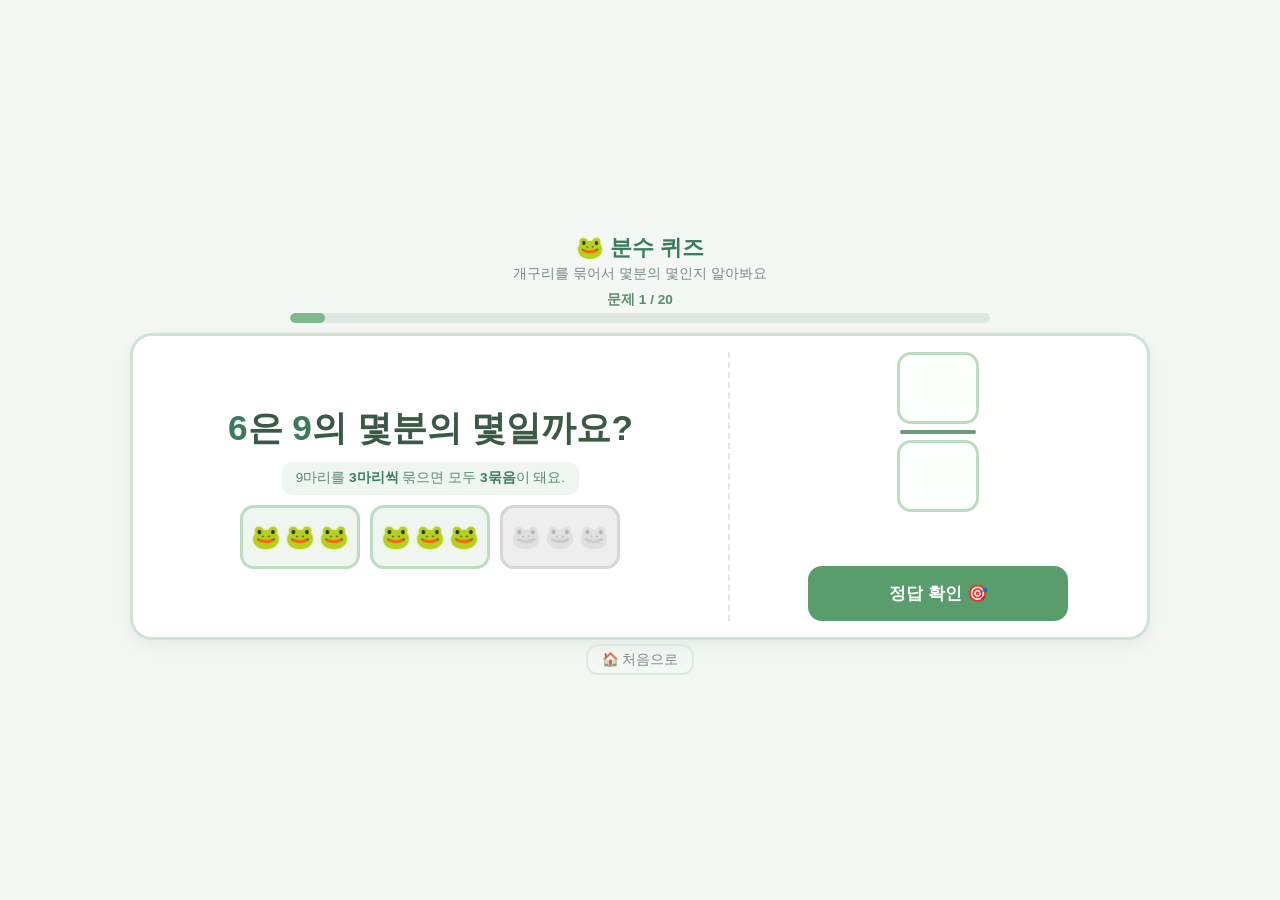
<file: activities/fractions/fraction-part-whole.html>
<!DOCTYPE html>
<html lang="ko">
<head>
<meta charset="UTF-8" />
<meta name="viewport" content="width=device-width, initial-scale=1.0" />
<title>분수 퀴즈 - 묶어서 알아보기</title>
<style>
  * { box-sizing: border-box; margin: 0; padding: 0; }
  html, body { height: 100%; overflow: hidden; }
  body {
    font-family: 'Nanum Gothic', sans-serif;
    background: #f4f8f4;
    display: flex;
    flex-direction: column;
    align-items: center;
    justify-content: center;
    padding: 12px 24px;
    color: #333;
  }

  h1 {
    font-size: 1.4rem;
    color: #3a7d5c;
    margin-bottom: 2px;
    text-align: center;
  }
  .subtitle {
    font-size: 0.85rem;
    color: #7a8a80;
    margin-bottom: 8px;
    text-align: center;
  }

  /* 진행 표시 */
  .progress-wrap {
    width: 100%;
    max-width: 700px;
    margin-bottom: 10px;
  }
  .progress-label {
    font-size: 0.85rem;
    font-weight: bold;
    color: #5a8a6a;
    text-align: center;
    margin-bottom: 4px;
  }
  .progress-bar-bg {
    width: 100%;
    height: 10px;
    background: #dfe8e0;
    border-radius: 99px;
    overflow: hidden;
  }
  .progress-bar-fill {
    height: 100%;
    background: #7fb88a;
    border-radius: 99px;
    transition: width 0.4s ease;
  }

  /* 카드: 넓은 태블릿 화면을 위해 가로 2단 구성 */
  .card {
    background: #fff;
    border: 3px solid #cfe3d4;
    border-radius: 22px;
    padding: 16px 28px;
    width: 100%;
    max-width: 1020px;
    box-shadow: 0 6px 18px rgba(0,0,0,0.06);
  }

  .content-row {
    display: flex;
    gap: 28px;
    align-items: stretch;
  }
  .left-col {
    flex: 1 1 58%;
    display: flex;
    flex-direction: column;
    align-items: center;
    justify-content: center;
  }
  .right-col {
    flex: 1 1 42%;
    display: flex;
    flex-direction: column;
    align-items: center;
    justify-content: center;
    border-left: 2px dashed #dfe8e0;
    padding-left: 28px;
  }

  .question-text {
    font-size: 2.2rem;
    font-weight: bold;
    color: #3a5a45;
    line-height: 1.4;
    margin-bottom: 10px;
    text-align: center;
  }
  .question-text .hi { color: #3a7d5c; }

  /* 묶음 힌트 문구 */
  .group-hint {
    font-size: 0.85rem;
    color: #5a8a6a;
    background: #eef6ef;
    border-radius: 10px;
    padding: 6px 14px;
    margin-bottom: 10px;
    text-align: center;
    line-height: 1.5;
  }
  .group-hint b { color: #3a7d5c; }

  /* 묶음(우리) 배치: 개수에 따라 열 수를 동적으로 지정 */
  .pen-wrap {
    display: grid;
    gap: 10px;
    justify-content: center;
    align-content: center;
    max-width: 560px;
  }
  .pen {
    display: grid;
    gap: 4px;
    align-content: center;
    justify-content: center;
    min-width: 64px;
    min-height: 64px;
    border-radius: 14px;
    padding: 8px;
    background: #eef6ef;
    border: 3px solid #bcdcc4;
    transition: background 0.2s, border-color 0.2s;
  }
  .pen.dim {
    background: #eee;
    border-color: #d6d6d6;
  }
  .pen .frog {
    font-size: 1.5rem;
    line-height: 1;
    text-align: center;
  }
  .pen.dim .frog {
    opacity: 0.3;
    filter: grayscale(1);
  }

  /* 분수 입력 */
  .frac-input-row {
    display: flex;
    align-items: center;
    justify-content: center;
    margin-bottom: 14px;
  }
  .frac-box {
    display: flex;
    flex-direction: column;
    align-items: center;
    gap: 6px;
  }
  .frac-box input {
    width: 82px;
    height: 72px;
    font-size: 2rem;
    font-weight: 900;
    text-align: center;
    border-radius: 14px;
    border: 3px solid #bcdcc4;
    outline: none;
    color: #3a7d5c;
    background: #fbfffc;
    -moz-appearance: textfield;
  }
  .frac-box input::-webkit-outer-spin-button,
  .frac-box input::-webkit-inner-spin-button { -webkit-appearance: none; }
  .frac-box input:focus { border-color: #5a9d6c; }
  .frac-box input.ok { background: #d9f2df; border-color: #4a9d5c; color: #2e6b3e; }
  .frac-box input.ng { background: #fdeceb; border-color: #d98a80; color: #a8443a; }
  .frac-line {
    width: 76px;
    height: 4px;
    background: #6a9a78;
    border-radius: 2px;
  }

  /* 버튼 */
  .btn-row { display: flex; flex-direction: column; gap: 10px; width: 100%; max-width: 260px; }
  button {
    font-size: 1.05rem;
    font-weight: bold;
    padding: 16px;
    border: none;
    border-radius: 14px;
    cursor: pointer;
    transition: transform 0.15s, background 0.2s;
  }
  button:active { transform: scale(0.97); }
  #btn-check { background: #5a9d6c; color: white; }
  #btn-check:hover { background: #4a8a5c; }
  #btn-next {
    background: #a9c8b0; color: white;
    display: none;
  }
  #btn-next:hover { background: #8fb598; }

  .feedback {
    min-height: 2rem;
    display: flex;
    align-items: center;
    justify-content: center;
    font-size: 1rem;
    font-weight: bold;
    margin-bottom: 8px;
  }
  .feedback.correct { color: #3a7d5c; }
  .feedback.wrong   { color: #a8574a; }

  .nav-bottom { margin-top: 10px; }
  .nav-bottom a {
    font-size: 0.85rem;
    color: #7a8a80;
    text-decoration: none;
    padding: 6px 14px;
    border: 2px solid #dfe8e0;
    border-radius: 12px;
  }
  .nav-bottom a:hover { background: #eef6ef; }

  #confetti-canvas {
    position: fixed;
    top: 0; left: 0;
    width: 100vw;
    height: 100vh;
    pointer-events: none;
    z-index: 999;
  }
</style>
</head>
<body>

  <canvas id="confetti-canvas"></canvas>

  <h1>🐸 분수 퀴즈</h1>
  <p class="subtitle">개구리를 묶어서 몇분의 몇인지 알아봐요</p>

  <div class="progress-wrap">
    <div class="progress-label" id="progress-label">문제 1 / 20</div>
    <div class="progress-bar-bg">
      <div class="progress-bar-fill" id="progress-fill" style="width:5%"></div>
    </div>
  </div>

  <div class="card">
    <div class="content-row">

      <div class="left-col">
        <div class="question-text" id="question-text"></div>
        <div class="group-hint" id="group-hint"></div>
        <div class="pen-wrap" id="pen-wrap"></div>
      </div>

      <div class="right-col">
        <div class="frac-input-row">
          <div class="frac-box">
            <input type="number" id="num-input" min="0" placeholder="" />
            <div class="frac-line"></div>
            <input type="number" id="den-input" min="0" placeholder="" />
          </div>
        </div>

        <div class="feedback" id="feedback"></div>

        <div class="btn-row">
          <button id="btn-check" onclick="checkAnswer()">정답 확인 🎯</button>
          <button id="btn-next" onclick="nextQuestion()">다음 문제 ➡️</button>
        </div>
      </div>

    </div>
  </div>

  <div class="nav-bottom">
    <a href="../../index.html">🏠 처음으로</a>
  </div>

<script>
  const TOTAL_QUESTIONS = 20;
  // 그룹 수(분모)와 한 묶음당 개수로 쓸 수 있는 값들
  const GROUP_CHOICES = [3, 4, 5, 6, 7, 8];      // 분모 d (2는 항상 1/2가 되어 너무 쉬우므로 제외)
  const SIZE_CHOICES  = [2, 3, 4, 6, 8];         // 한 묶음당 마리 수 s
  const MAX_TOTAL     = 24;                      // 전체 마리 수 상한

  function randInt(min, max) { return Math.floor(Math.random() * (max - min + 1)) + min; }
  function pick(arr) { return arr[randInt(0, arr.length - 1)]; }

  // 개수에 따라 보기 좋은 열x행 배치를 계산 (6 -> 3x2, 8 -> 4x2 등)
  function gridDims(c) {
    if (c <= 1) return { cols: 1, rows: 1 };
    if (c % 2 === 0) return { cols: c / 2, rows: 2 };
    return { cols: c, rows: 1 };
  }

  function makeProblem() {
    let d, s, total, tries = 0;
    do {
      d = pick(GROUP_CHOICES);
      s = pick(SIZE_CHOICES);
      total = d * s;
      tries++;
    } while (total > MAX_TOTAL && tries < 200);
    const n = randInt(2, d - 1);   // 분자: 선택된 묶음 수 (1은 너무 쉬우므로 2 이상에서 선택)
    const part = n * s;
    return { d, s, total, n, part };
  }

  let problems = [];
  for (let i = 0; i < TOTAL_QUESTIONS; i++) problems.push(makeProblem());

  let current = 0;
  let solved = false;

  function renderPens(p) {
    const wrap = document.getElementById('pen-wrap');
    wrap.innerHTML = '';

    const outer = gridDims(p.d);
    wrap.style.gridTemplateColumns = `repeat(${outer.cols}, auto)`;

    const inner = gridDims(p.s);

    for (let g = 0; g < p.d; g++) {
      const pen = document.createElement('div');
      pen.className = 'pen' + (g < p.n ? '' : ' dim');
      pen.style.gridTemplateColumns = `repeat(${inner.cols}, 1fr)`;
      for (let i = 0; i < p.s; i++) {
        const frog = document.createElement('span');
        frog.className = 'frog';
        frog.textContent = '🐸';
        pen.appendChild(frog);
      }
      wrap.appendChild(pen);
    }
  }

  function loadQuestion() {
    const p = problems[current];
    solved = false;

    document.getElementById('progress-label').textContent =
      `문제 ${current + 1} / ${problems.length}`;
    document.getElementById('progress-fill').style.width =
      `${((current + 1) / problems.length) * 100}%`;

    document.getElementById('question-text').innerHTML =
      `<span class="hi">${p.part}</span>은 <span class="hi">${p.total}</span>의 몇분의 몇일까요?`;

    document.getElementById('group-hint').innerHTML =
      `${p.total}마리를 <b>${p.s}마리씩</b> 묶으면 모두 <b>${p.d}묶음</b>이 돼요.`;

    renderPens(p);

    const numInput = document.getElementById('num-input');
    const denInput = document.getElementById('den-input');
    numInput.value = '';
    denInput.value = '';
    numInput.className = '';
    denInput.className = '';

    document.getElementById('feedback').textContent = '';
    document.getElementById('feedback').className = 'feedback';

    document.getElementById('btn-check').style.display = 'block';
    document.getElementById('btn-next').style.display = 'none';
  }

  // 정답을 맞히면 화면에 부드러운 색종이 효과를 살짝 보여줌 (버튼 클릭 시에만 실행)
  const confettiCanvas = document.getElementById('confetti-canvas');
  const confettiCtx = confettiCanvas.getContext('2d');
  const confettiColors = ['#a8dab5', '#f4c9a8', '#a8c8e8', '#c9b8e8', '#f5e2a8'];

  function resizeConfettiCanvas() {
    confettiCanvas.width = window.innerWidth;
    confettiCanvas.height = window.innerHeight;
  }
  resizeConfettiCanvas();
  window.addEventListener('resize', resizeConfettiCanvas);

  function launchConfetti() {
    const pieces = [];
    const count = 60;
    for (let i = 0; i < count; i++) {
      pieces.push({
        x: Math.random() * confettiCanvas.width,
        y: -20 - Math.random() * 100,
        size: 6 + Math.random() * 6,
        color: confettiColors[Math.floor(Math.random() * confettiColors.length)],
        speedY: 2 + Math.random() * 2.5,
        speedX: (Math.random() - 0.5) * 1.5,
        rotation: Math.random() * Math.PI,
        rotSpeed: (Math.random() - 0.5) * 0.15
      });
    }

    const duration = 1600;
    const start = performance.now();

    function frame(now) {
      const elapsed = now - start;
      confettiCtx.clearRect(0, 0, confettiCanvas.width, confettiCanvas.height);

      const fadeOut = elapsed > duration - 400 ? Math.max(0, (duration - elapsed) / 400) : 1;

      pieces.forEach(p => {
        p.x += p.speedX;
        p.y += p.speedY;
        p.rotation += p.rotSpeed;

        confettiCtx.save();
        confettiCtx.globalAlpha = fadeOut;
        confettiCtx.translate(p.x, p.y);
        confettiCtx.rotate(p.rotation);
        confettiCtx.fillStyle = p.color;
        confettiCtx.fillRect(-p.size / 2, -p.size / 2, p.size, p.size * 0.6);
        confettiCtx.restore();
      });

      if (elapsed < duration) {
        requestAnimationFrame(frame);
      } else {
        confettiCtx.clearRect(0, 0, confettiCanvas.width, confettiCanvas.height);
      }
    }
    requestAnimationFrame(frame);
  }

  // 정답(n/d)과 정확히 같거나, 수학적으로 같은 분수도 정답으로 인정
  function isCorrectFraction(num, den, n, d) {
    if (den === 0) return false;
    return num * d === den * n;
  }

  function checkAnswer() {
    if (solved) return;
    const p = problems[current];
    const numInput = document.getElementById('num-input');
    const denInput = document.getElementById('den-input');
    const num = parseInt(numInput.value);
    const den = parseInt(denInput.value);
    const feedback = document.getElementById('feedback');

    if (isNaN(num) || isNaN(den)) {
      feedback.textContent = '숫자를 모두 입력해 주세요!';
      feedback.className = 'feedback wrong';
      return;
    }

    if (isCorrectFraction(num, den, p.n, p.d)) {
      numInput.className = 'ok';
      denInput.className = 'ok';
      feedback.textContent = '잘했어요! ⭐';
      feedback.className = 'feedback correct';
      solved = true;
      launchConfetti();
      document.getElementById('btn-check').style.display = 'none';
      document.getElementById('btn-next').style.display =
        (current < problems.length - 1) ? 'block' : 'none';
      if (current === problems.length - 1) {
        feedback.textContent = '잘했어요! 모든 문제를 다 풀었어요 ⭐🎉';
      }
    } else {
      numInput.className = 'ng';
      denInput.className = 'ng';
      feedback.textContent = '다시 해보자 ❤️';
      feedback.className = 'feedback wrong';
    }
  }

  function nextQuestion() {
    if (current < problems.length - 1) {
      current++;
      loadQuestion();
    }
  }

  loadQuestion();
</script>
</body>
</html>
</file>
<file: shared/tamheom.css>
/* 수학 탐험대 공통 모양 — 모든 활동이 같은 색, 같은 버튼 위치, 같은 글자 크기를 씁니다. */
:root {
  --bg: #f3f8f2;
  --card: #ffffff;
  --ink: #2b3a30;
  --ink-soft: #5f7066;
  --line: #d7e5d9;
  --accent: #3a7d5c;        /* 활동마다 바꿀 수 있음 */
  --accent-soft: #e6f2e8;
  --good: #2f7a47;
  --good-soft: #dcf1e1;
  --retry: #9a5b13;          /* 틀렸을 때도 빨강 대신 차분한 색 */
  --retry-soft: #fbf0e0;
  --pad: #cfe5d2;
  --pad-done: #7fb88a;
  --radius: 22px;
  --tap: 56px;               /* 최소 터치 크기 */
}

* { box-sizing: border-box; margin: 0; padding: 0; }
html { -webkit-text-size-adjust: 100%; }
body.th {
  font-family: -apple-system, BlinkMacSystemFont, 'Apple SD Gothic Neo', 'Nanum Gothic', 'Malgun Gothic', sans-serif;
  background: var(--bg);
  color: var(--ink);
  min-height: 100vh;
  min-height: 100dvh;
  -webkit-tap-highlight-color: transparent;
}
.th button, .th a { touch-action: manipulation; font-family: inherit; }

.th-app { max-width: 1100px; margin: 0 auto; padding: 10px 20px 14px; }

/* 위쪽 막대: 항상 같은 자리 */
.th-top {
  display: flex; align-items: center; justify-content: space-between; gap: 12px;
  margin-bottom: 6px;
}
.th-title { font-size: 1.25rem; font-weight: 800; color: var(--accent); text-align: center; flex: 1; }
.th-icon-btn {
  width: var(--tap); height: var(--tap); border-radius: 16px;
  border: 2px solid var(--line); background: var(--card);
  font-size: 1.5rem; display: inline-flex; align-items: center; justify-content: center;
  text-decoration: none; color: inherit; cursor: pointer;
}

/* 화면 전환 */
.th-screen { display: none; flex-direction: column; align-items: center; gap: 12px; }
.th-screen.is-shown { display: flex; }

.th-start, .th-end { padding-top: 6vh; text-align: center; }
.th-big-emoji, .th-sticker { font-size: 6rem; line-height: 1; }
.th-start h1, .th-end h1 { font-size: 2.2rem; color: var(--accent); }
.th-sub { font-size: 1.2rem; color: var(--ink-soft); }
.th-start-info { font-size: 1rem; color: var(--ink-soft); line-height: 1.8; }
.th-end-text { font-size: 1.3rem; line-height: 1.8; }
.th-sticker-row { font-size: 1.8rem; letter-spacing: 2px; max-width: 640px; word-break: break-all; }
.th-end-btns { display: flex; gap: 14px; flex-wrap: wrap; justify-content: center; margin-top: 8px; }
.th-review-badge {
  display: inline-block; background: #fff4d6; color: #7a5a00; border-radius: 99px;
  padding: 2px 12px; font-weight: 700; font-size: 0.95rem;
}

/* 버튼 */
.th-btn {
  min-height: var(--tap); padding: 12px 26px; border-radius: 18px; border: none;
  font-size: 1.2rem; font-weight: 800; cursor: pointer; text-decoration: none;
  display: inline-flex; align-items: center; justify-content: center; gap: 8px;
}
.th-btn:active { transform: translateY(1px); }
.th-btn-primary { background: var(--accent); color: #fff; }
.th-btn-quiet { background: var(--card); color: var(--ink); border: 2px solid var(--line); }
.th-btn-xl { min-height: 68px; font-size: 1.35rem; padding: 14px 34px; }
.th-link-btn {
  background: none; border: none; color: var(--ink-soft); font-size: 1rem; font-weight: 700;
  padding: 12px; cursor: pointer; text-decoration: underline; text-underline-offset: 3px;
}

/* 카드 */
.th-card {
  width: 100%; background: var(--card); border: 3px solid var(--line);
  border-radius: var(--radius); padding: 16px 24px;
}
.th-intro-card h2 { font-size: 1.4rem; color: var(--accent); margin-bottom: 12px; }
.th-intro-body { font-size: 1.2rem; line-height: 1.7; }

/* 연잎 진행 표시 */
.th-pads { display: flex; gap: 8px; justify-content: center; flex-wrap: wrap; width: 100%; }
.th-pad {
  width: 36px; height: 36px; border-radius: 50% 50% 50% 8%;
  background: var(--pad); display: flex; align-items: center; justify-content: center;
}
.th-pad.is-done { background: var(--pad-done); }
.th-pad-frog { font-size: 1.45rem; line-height: 1; }
.th-pad-frog.is-hop { animation: th-hop 0.5s ease-out; }
@keyframes th-hop {
  0% { transform: translate(-48px, 0); }
  50% { transform: translate(-24px, -16px); }
  100% { transform: translate(0, 0); }
}
.th-level-tag { font-size: 0.95rem; color: var(--ink-soft); font-weight: 700; min-height: 1.4em; }
/* 한 줄 윗줄: [홈 제목] [개구리 진행: 화면 가운데] [소리] (oneLineTop) */
.th-oneline .th-top { display: grid; grid-template-columns: 1fr auto 1fr; }
.th-top-left, .th-top-right { display: flex; align-items: center; gap: 12px; min-width: 0; }
.th-top-right { justify-content: flex-end; }
.th-oneline .th-title { font-size: 1.75rem; white-space: nowrap; text-align: left; overflow: hidden; text-overflow: ellipsis; }
.th-oneline .th-top .th-pads { width: auto; flex-wrap: nowrap; }
.th-oneline .th-top .th-level-tag { min-height: 0; }
.th-oneline .th-top .th-level-tag:empty { display: none; }
.th-oneline:not(.is-playing) .th-top .th-pads, .th-oneline:not(.is-playing) .th-top .th-level-tag { visibility: hidden; }

/* 아래: 피드백과 다음 버튼 (항상 같은 자리, 자리를 미리 차지해서 화면이 흔들리지 않음) */
.th-bottom { display: flex; flex-direction: column; align-items: center; gap: 12px; width: 100%; }
.th-feedback {
  min-height: 3.2rem; font-size: 1.35rem; font-weight: 800; text-align: center;
  padding: 8px 18px; border-radius: 16px; line-height: 1.4;
}
.th-feedback small { display: block; font-size: 1rem; font-weight: 700; margin-top: 2px; }
.th-feedback.is-good { background: var(--good-soft); color: var(--good); }
.th-feedback.is-retry { background: var(--retry-soft); color: var(--retry); }
.th-feedback.is-info { background: var(--accent-soft); color: var(--accent); }
.th-next { visibility: hidden; }
.th-next.is-shown { visibility: visible; }

/* 문제 영역 공통 배치: 왼쪽 그림 / 오른쪽 답 (아이패드 가로) */
.th-cols { display: grid; grid-template-columns: minmax(0, 1.4fr) minmax(280px, 1fr); gap: 24px; align-items: center; }
.th-cols > .th-answer-col { border-left: 2px dashed var(--line); padding-left: 24px; display: flex; flex-direction: column; align-items: center; gap: 14px; }
@media (max-width: 760px) {
  .th-cols { grid-template-columns: 1fr; }
  .th-cols > .th-answer-col { border-left: none; padding-left: 0; border-top: 2px dashed var(--line); padding-top: 16px; }
}
.th-question { font-size: 1.9rem; font-weight: 800; line-height: 1.45; text-align: center; margin-bottom: 12px; }
.th-question .hi { color: var(--accent); }
.th-hint {
  font-size: 1.15rem; color: var(--accent); background: var(--accent-soft);
  border-radius: 14px; padding: 8px 16px; text-align: center; line-height: 1.6; margin: 8px 0;
}
.th-hint[hidden] { display: none; }
.th-hint b { font-weight: 900; }
.th-visual { display: flex; flex-direction: column; align-items: center; justify-content: center; }

/* 글 속 작은 세로 분수 */
.th-mini-frac {
  display: inline-flex; flex-direction: column; align-items: center; vertical-align: middle;
  line-height: 1.05; margin: 0 3px; font-size: 0.85em;
}
.th-mini-frac > span:first-child { border-bottom: 3px solid currentColor; padding: 0 4px 2px; }
.th-mini-frac > span:last-child { padding-top: 2px; }

/* 숫자 칸 */
.th-slot {
  width: 84px; height: 64px; border-radius: 16px; border: 3px solid var(--line);
  background: #fbfdfb; font-size: 2.2rem; font-weight: 900; color: var(--ink);
  display: inline-flex; align-items: center; justify-content: center; cursor: pointer;
  vertical-align: middle;
}
.th-slot-sm { width: 64px; height: 56px; font-size: 1.6rem; border-radius: 12px; }
.th-slot.is-open { border-style: dashed; border-color: #a9c9b0; }
.th-slot.is-active { border-style: solid; border-color: var(--accent); box-shadow: 0 0 0 4px var(--accent-soft); }
.th-slot.is-right { background: var(--good-soft); border: 3px solid var(--good); color: var(--good); }
.th-slot.is-wrong { background: var(--retry-soft); border: 3px solid #d9a35e; color: var(--retry); }
.th-slot:disabled { cursor: default; }
.th-frac { display: inline-flex; flex-direction: column; align-items: center; gap: 8px; vertical-align: middle; }
.th-frac-line { width: 84px; height: 5px; border-radius: 3px; background: var(--ink); }
.unit { font-size: 1.5rem; font-weight: 800; margin-left: 6px; vertical-align: middle; }
.th-fixed-num { font-size: 1.6rem; font-weight: 900; color: var(--accent); min-width: 40px; text-align: center; display: inline-block; }

/* 화면 키패드 */
.th-answer { display: flex; flex-direction: column; align-items: center; gap: 12px; }
.th-keypad { display: grid; grid-template-columns: repeat(3, 72px); gap: 8px; }
.th-key {
  height: 54px; border-radius: 14px; border: 2px solid var(--line); background: var(--card);
  font-size: 1.6rem; font-weight: 800; color: var(--ink); cursor: pointer;
}
.th-key:active { background: var(--accent-soft); }
.th-key.th-key-check { width: auto; min-height: 0; padding: 0; background: var(--accent); border-color: var(--accent); color: #fff; font-size: 1.3rem; }
.th-key-fn { font-size: 1.05rem; color: var(--ink-soft); }
.th-check { width: 232px; }

/* 어른 설정 */
.th-overlay {
  position: fixed; inset: 0; background: rgba(30, 45, 35, 0.35);
  display: flex; align-items: flex-start; justify-content: center; padding: 24px 12px; z-index: 50; overflow-y: auto;
}
.th-overlay[hidden] { display: none; }
.th-panel { background: var(--card); border-radius: var(--radius); width: 100%; max-width: 640px; padding: 18px 22px 24px; }
.th-panel-head { display: flex; justify-content: space-between; align-items: center; margin-bottom: 8px; }
.th-panel-head h2 { font-size: 1.3rem; }
.th-set-row { padding: 14px 0; border-top: 1px solid var(--line); }
.th-set-label { font-weight: 800; margin-bottom: 8px; }
.th-set-note { font-size: 0.92rem; color: var(--ink-soft); margin-top: 8px; line-height: 1.6; }
.th-seg { display: flex; flex-wrap: wrap; gap: 8px; }
.th-seg-btn {
  min-height: 48px; padding: 8px 16px; border-radius: 12px; border: 2px solid var(--line);
  background: var(--card); font-size: 1rem; font-weight: 700; color: var(--ink); cursor: pointer;
}
.th-seg-btn.is-on { background: var(--accent); border-color: var(--accent); color: #fff; }

@media (max-width: 520px) {
  .th-question { font-size: 1.5rem; }
  .th-keypad { grid-template-columns: repeat(3, 64px); }
  .th-key { height: 54px; }
}

/* 움직임 줄이기 설정을 존중 */
@media (prefers-reduced-motion: reduce) {
  .th-pad-frog.is-hop { animation: none; }
}

/* 답 칸 옆에 붙은 피드백 줄 */
.th-answer-col .th-bottom { gap: 10px; }
.th-answer-col .th-feedback { font-size: 1.2rem; max-width: 340px; }
.th-answer-col .th-next { width: 232px; display: none; }
.th-answer-col .th-next.is-shown { display: inline-flex; }
.th-answer-col .th-feedback:empty { display: none; }

/* 녹음 파일 */
.th-clip-row { display: flex; flex-wrap: wrap; align-items: center; gap: 8px; margin-top: 10px; }
.th-clip-title { width: 100%; font-weight: 700; font-size: 0.95rem; }
.th-clip { display: inline-flex; align-items: center; }
.th-file-btn { display: inline-flex; align-items: center; cursor: pointer; }

/* 잠깐 떴다 사라지는 안내: 화면 아래 가운데 (activity 설정 toast: true, 또는 Tamheom.toast) */
.th-toast {
  position: fixed; left: 50%; bottom: 18px; transform: translate(-50%, 10px); z-index: 50;
  width: max-content; max-width: 90vw; padding: 12px 26px; border-radius: 22px; font-size: 1.7rem; font-weight: 800; text-align: center;
  background: var(--accent); color: #fff; box-shadow: 0 6px 20px rgba(0,0,0,.18);
  opacity: 0; pointer-events: none; transition: opacity .25s, transform .25s;
}
.th-toast.is-on { opacity: 1; transform: translate(-50%, 0); }
.th-toast.is-retry { background: #b8741f; }
.th-toast small { display: block; font-size: 1.1rem; font-weight: 700; margin-top: 4px; }

/* ===== 확정 디자인 (2026-11-23, 개구리 묶음 분수 기준) =====
   - 윗줄 한 줄(oneLineTop), 문제 문장 한 줄, 메시지는 하단 토스트(toast: true)
   - 단계 질문은 박스 하나(.fs-box > .fs-row), 옆에 최종 답 칸(.fs-frac)을 줄 높이에 맞춤
   - 자동 입력·화살표 없음, 분수는 분모부터, 비대상은 회색 말고 연한 색
   - 숫자 패드는 오른쪽 세로 가운데, 확인은 패드 안(checkInPad) */
:root { --num: #2e9d4f; --num-soft: #d9f2df; --den: #2f6fc9; --den-soft: #dde9fa; }
.num-c { color: var(--num); }
.den-c { color: var(--den); }
.th-slot.num-s:not(.is-right):not(.is-wrong) { border-color: var(--num); }
.th-slot.den-s:not(.is-right):not(.is-wrong) { border-color: var(--den); }
.th-oneline .th-play .th-answer-col { align-self: stretch; justify-content: center; }
.th-oneline .th-answer-col .th-keypad { grid-template-columns: repeat(3, 96px); gap: 10px; }
.th-oneline .th-answer-col .th-key { height: 72px; font-size: 2.1rem; border-radius: 16px; }
.th-oneline .th-answer-col .th-key-fn { font-size: 1.3rem; }
.th-oneline .th-answer-col .th-key-check { font-size: 1.5rem; }
/* 분수 풀이: [①② 박스]  [문장 + 분수 칸] */
.frac-steps[hidden] { display: none; }
.frac-steps { display: grid; grid-template-columns: auto auto; grid-template-rows: auto auto auto auto; column-gap: 12px; row-gap: 8px; align-items: center; justify-content: center; width: auto; max-width: none; }
.fs-head { grid-column: 1 / -1; grid-row: 1; white-space: nowrap; font-size: 1.45rem; font-weight: 800; text-align: center; line-height: 1.3; margin-bottom: 6px; }
.fs-box { grid-column: 1; grid-row: 2 / 5; display: grid; grid-template-rows: subgrid; border: 2px solid var(--line); border-radius: 16px; padding: 4px 6px; }
.fs-row { display: flex; align-items: center; gap: 6px; padding: 4px 6px; border-radius: 12px; border: 2px solid transparent; opacity: 0.45; }
.fs-row.is-now, .fs-frac.is-now { opacity: 1; }
.fs-row.is-now { border-color: var(--accent); background: var(--accent-soft); }
.fs-row.is-done, .fs-frac.is-done { opacity: 1; }
.fs-label { font-size: 1.3rem; font-weight: 800; white-space: nowrap; flex: 1; }
.fs-unit { font-size: 1.25rem; font-weight: 700; white-space: nowrap; }
.frac-steps .th-slot-sm { height: 54px; width: 54px; font-size: 1.7rem; }
.fs-frac { grid-column: 2; grid-row: 2 / 5; display: grid; grid-template-rows: subgrid; justify-items: center; align-items: center; opacity: 0.45; padding: 4px 10px; border-radius: 14px; border: 2px solid transparent; }
.fs-frac.is-now { border-color: var(--accent); background: var(--accent-soft); }
.fs-line { width: 70px; height: 5px; border-radius: 3px; background: var(--ink); }
.fs-many { grid-template-rows: none; display: flex; align-items: center; justify-content: center; }
.fs-many-row { display: flex; align-items: center; gap: 6px; }
.fs-many .th-slot-sm { height: 62px; width: 64px; font-size: 2rem; }
.fs-help { grid-column: 1 / -1; grid-row: 5; text-align: center; margin-top: 6px; }

/* ===== 아이폰 (2026-11-26) =====
   맥·아이패드는 위 규칙 그대로(스크롤 없이 한 화면). 아이폰은 tamheom.js가 html에 클래스를 붙임:
   .th-narrow = 세로(폭 700 이하): 그림 → 풀이 → 숫자 패드 순서로 위아래로 쌓고 스크롤 허용
   .th-short  = 가로(높이 500 이하): 넓은 배치 그대로, 스크롤 허용 */
.th-scroll .th-app { padding: 6px 10px 90px; }
.th-scroll .th-start, .th-scroll .th-end { padding-top: 2vh; }

.th-narrow .th-icon-btn { width: 46px; height: 46px; font-size: 1.3rem; border-radius: 14px; }
.th-narrow .th-oneline .th-top { grid-template-columns: 1fr auto; row-gap: 6px; column-gap: 8px; }
.th-narrow .th-oneline .th-top .th-pads { grid-column: 1 / -1; grid-row: 2; justify-content: center; gap: 4px; }
.th-narrow .th-oneline:not(.is-playing) .th-top .th-pads { display: none; }
.th-narrow .th-oneline .th-title { font-size: 1.3rem; }
.th-narrow .th-top-left, .th-narrow .th-top-right { gap: 8px; }
.th-narrow .th-pad { width: 27px; height: 27px; }
.th-narrow .th-pad-frog { font-size: 1.1rem; }
.th-narrow .th-big-emoji, .th-narrow .th-sticker { font-size: 4.5rem; }
.th-narrow .th-start h1, .th-narrow .th-end h1 { font-size: 1.8rem; }
.th-narrow .th-card { padding: 12px 12px; border-radius: 18px; }
.th-narrow .th-intro-body { font-size: 1.1rem; }
.th-narrow .th-btn-xl { font-size: 1.2rem; padding: 12px 22px; }

/* 문제 화면: 한 줄 배치 → 위아래로 */
.th-narrow .th-play .th-cols { grid-template-columns: minmax(0, 1fr); gap: 12px; }
.th-narrow .th-play .th-cols > .th-answer-col { border-left: none; padding-left: 0; border-top: 2px dashed var(--line); padding-top: 12px; }
.th-narrow .th-question { font-size: 1.45rem; }
/* 문제 문장은 아이폰에서만 줄바꿈 허용 (폭이 모자람) */
.th-narrow .th-q [class$="-q"], .th-narrow .th-q .q-what, .th-narrow .th-q .q-line, .th-narrow .th-q .choice-head, .th-narrow .fs-head {
  white-space: normal; font-size: 1.4rem; line-height: 1.4;
}
.th-narrow .fs-label { font-size: 1.1rem; }
.th-narrow .th-oneline .th-answer-col .th-keypad { grid-template-columns: repeat(3, minmax(0, 92px)); gap: 8px; }
.th-narrow .th-oneline .th-answer-col .th-key { height: 60px; font-size: 1.8rem; }
.th-narrow .th-check, .th-narrow .th-answer-col .th-next { width: min(296px, 100%); }
.th-narrow .th-toast { font-size: 1.35rem; padding: 10px 18px; bottom: 12px; }
.th-narrow .th-toast small { font-size: 1rem; }
/* 단계 박스(①②)와 옆 답 칸: 아이폰 폭에 맞게 글자·칸을 줄이고 단계 문장은 줄바꿈 허용 */
.th-narrow .frac-steps { column-gap: 6px; }
.th-narrow .fs-box { padding: 2px 3px; }
.th-narrow .fs-row { padding: 3px 4px; gap: 4px; }
.th-narrow .fs-label { font-size: 1rem; white-space: normal; line-height: 1.3; }
.th-narrow .fs-unit { font-size: 1.05rem; }
.th-narrow .frac-steps .th-slot-sm { width: 50px; height: 50px; font-size: 1.5rem; }
.th-narrow .fs-frac { padding: 4px 4px; }
.th-narrow .fs-many .th-slot-sm { width: 56px; height: 56px; font-size: 1.7rem; }
/* 아이폰 가로: 긴 문제 문장이 잘리지 않게 줄바꿈 허용 */
.th-short .th-q [class$="-q"], .th-short .th-q .q-what, .th-short .th-q .q-line { white-space: normal; }

/* ===== 개구리 친구 (2026-11-26) =====
   문제 화면 왼쪽 아래 연잎 위의 개구리. 메시지는 개구리 말풍선으로 나옴(토스트 대신).
   --bd-z: 화면 맞춤 배율(tamheom.js가 넣음) → 개구리도 내용과 같은 비율로 커지고 작아짐.
   별도 자리 없이 화면 위에 겹쳐 앉음 (Min 2026-11-26: 자리를 너무 많이 쓴다). */
:root { --bd-z: 1; --bd-w: calc(116px * var(--bd-z)); }
.th-buddy { display: none; }
.th-buddy-on .th-buddy {
  display: block; position: fixed; left: 6px; bottom: 4px; z-index: 40; pointer-events: none;
  width: var(--bd-w); aspect-ratio: 220 / 240;
}
.th-buddy svg { position: absolute; left: 0; width: 100%; height: auto; overflow: visible; display: block; }
.th-buddy .bd-pad { bottom: 0; }
.th-buddy .bd-frog { top: 0; transform-origin: 50% 98%; }
.th-buddy .bd-face { display: none; }
.th-buddy.is-normal .bd-normal, .th-buddy.is-happy .bd-happy, .th-buddy.is-oops .bd-oops { display: inline; }
.th-buddy .bd-shadow, .th-buddy .bd-ripple { transform-box: fill-box; transform-origin: center; }
.th-buddy .bd-ripple { opacity: 0; }
.th-buddy.is-hop .bd-frog { animation: bd-hop .8s both; }
.th-buddy.is-hop .bd-shadow { animation: bd-shadow .8s both; }
.th-buddy.is-hop .bd-ripple { animation: bd-ripple .5s ease-out .6s forwards; }
@keyframes bd-hop {
  0%   { transform: none; animation-timing-function: ease-in-out; }
  12%  { transform: scale(1.12, .84); animation-timing-function: ease-out; }
  22%  { transform: translateY(-5%) scale(.92, 1.1); animation-timing-function: ease-out; }
  45%  { transform: translateY(-29%) scale(.96, 1.05); animation-timing-function: ease-in; }
  68%  { transform: translateY(-3%) scale(.95, 1.06); animation-timing-function: ease-in-out; }
  76%  { transform: scale(1.14, .82); animation-timing-function: ease-in-out; }
  86%  { transform: scale(.97, 1.04); animation-timing-function: ease-in-out; }
  100% { transform: none; }
}
@keyframes bd-shadow { 0%, 12%, 76%, 100% { transform: none; } 45% { transform: scale(.55); } }
@keyframes bd-ripple { 0% { opacity: .85; transform: none; } 100% { opacity: 0; transform: scale(2.1, 2.3); } }

/* 말풍선: 개구리 오른쪽, 꼬리는 개구리 쪽. 잠깐 떴다 사라지고 눌러도 아래 버튼이 눌림 */
.th-bubble {
  position: fixed; z-index: 51; pointer-events: none;
  left: calc(6px + var(--bd-w) * .92); bottom: calc(var(--bd-w) * .45);
  width: max-content; max-width: calc(100vw - var(--bd-w) - 30px);
  padding: calc(10px * var(--bd-z)) calc(20px * var(--bd-z)); border-radius: calc(20px * var(--bd-z));
  background: #fff; color: var(--ink); border: 4px solid var(--accent);
  font-size: calc(1.45rem * var(--bd-z)); font-weight: 800; line-height: 1.3; word-break: keep-all;
  box-shadow: 0 6px 18px rgba(0,0,0,.16);
  opacity: 0; transform: translateY(8px) scale(.96); transform-origin: 0 100%; transition: opacity .2s, transform .2s;
}
.th-bubble::after {
  content: ''; position: absolute; left: calc(-16px * var(--bd-z)); bottom: calc(12px * var(--bd-z));
  border-style: solid; border-width: calc(10px * var(--bd-z)) calc(16px * var(--bd-z)) calc(10px * var(--bd-z)) 0;
  border-color: transparent var(--accent) transparent transparent;
}
.th-bubble.is-on { opacity: 1; transform: none; }
.th-bubble.is-good { border-color: #2f9a55; }
.th-bubble.is-good::after { border-right-color: #2f9a55; }
.th-bubble.is-retry { border-color: #d08a2e; }
.th-bubble.is-retry::after { border-right-color: #d08a2e; }
.th-bubble small { display: block; font-size: .7em; font-weight: 700; margin-top: 4px; color: var(--ink-soft); }

/* 아이폰 세로: 자리를 비우지 않고, 개구리는 말할 때만 왼쪽 아래에서 올라옴 */
.th-narrow { --bd-w: 84px; }
.th-narrow .th-buddy { transform: translateY(115%); transition: transform .25s ease-out; }
.th-narrow .th-buddy.is-talking { transform: none; }
.th-narrow .th-bubble { font-size: 1.2rem; padding: 8px 14px; border-radius: 16px; border-width: 3px; bottom: 50px; left: 84px; max-width: calc(100vw - 96px); transform-origin: 0 100%; }
.th-narrow .th-bubble::after { left: -14px; bottom: 8px; border-width: 9px 14px 9px 0; border-color: transparent var(--accent) transparent transparent; }
.th-narrow .th-bubble.is-good::after { border-color: transparent #2f9a55 transparent transparent; }
.th-narrow .th-bubble.is-retry::after { border-color: transparent #d08a2e transparent transparent; }
.th-short { --bd-w: 84px; }

@media (prefers-reduced-motion: reduce) {
  .th-buddy.is-hop .bd-frog, .th-buddy.is-hop .bd-shadow, .th-buddy.is-hop .bd-ripple { animation: none; }
}
</file>
